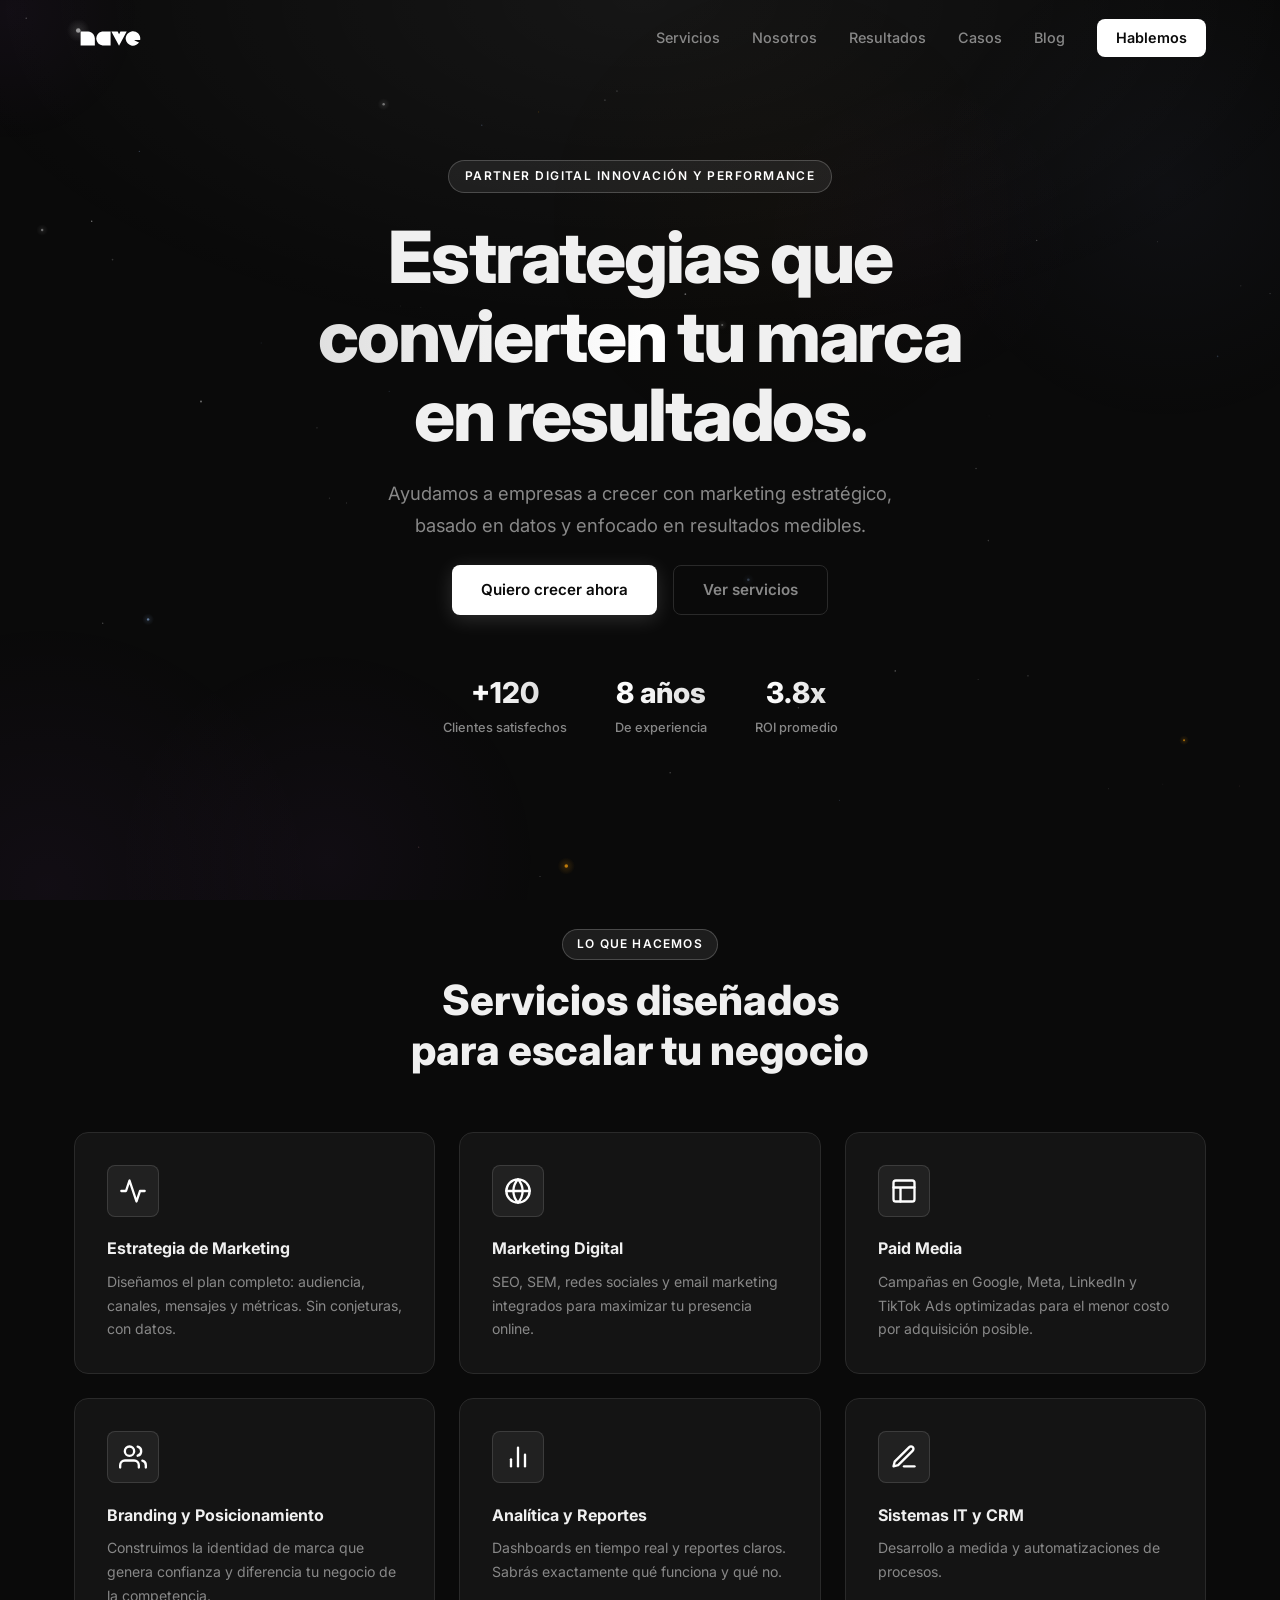
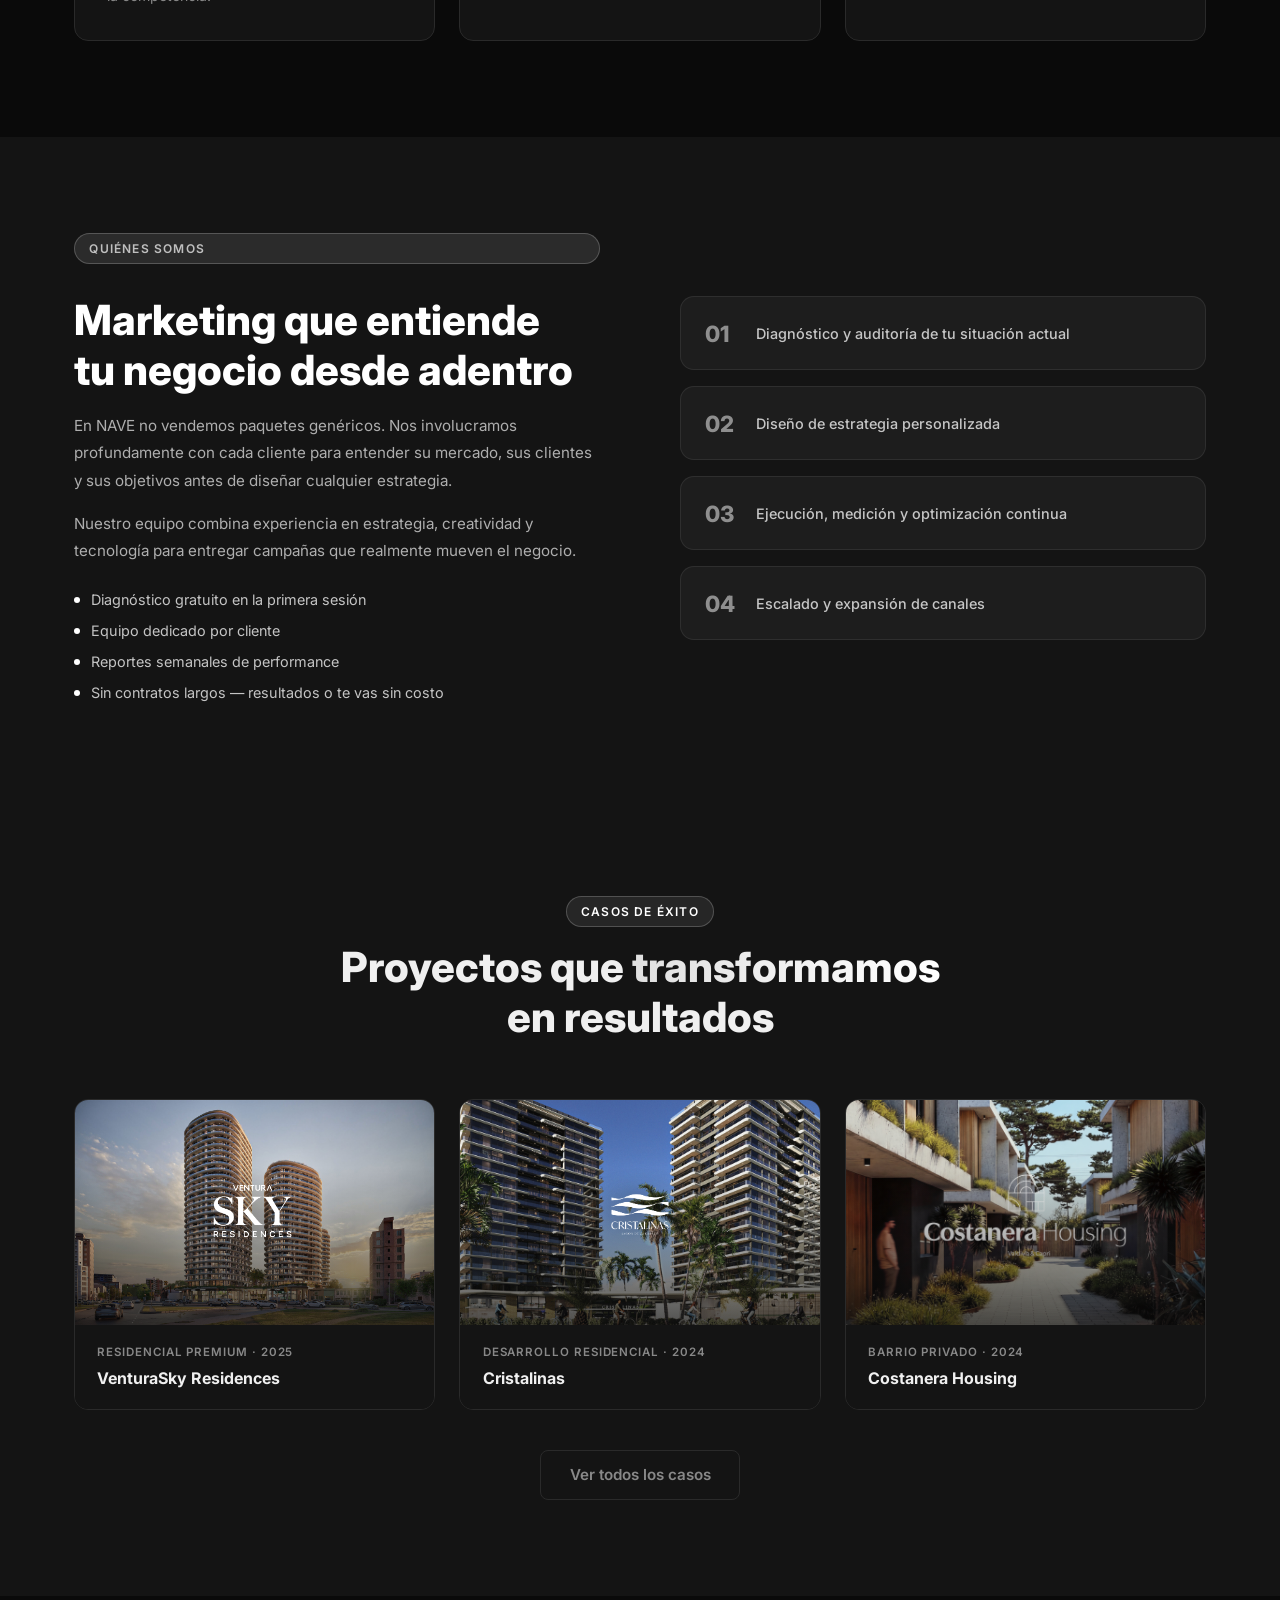
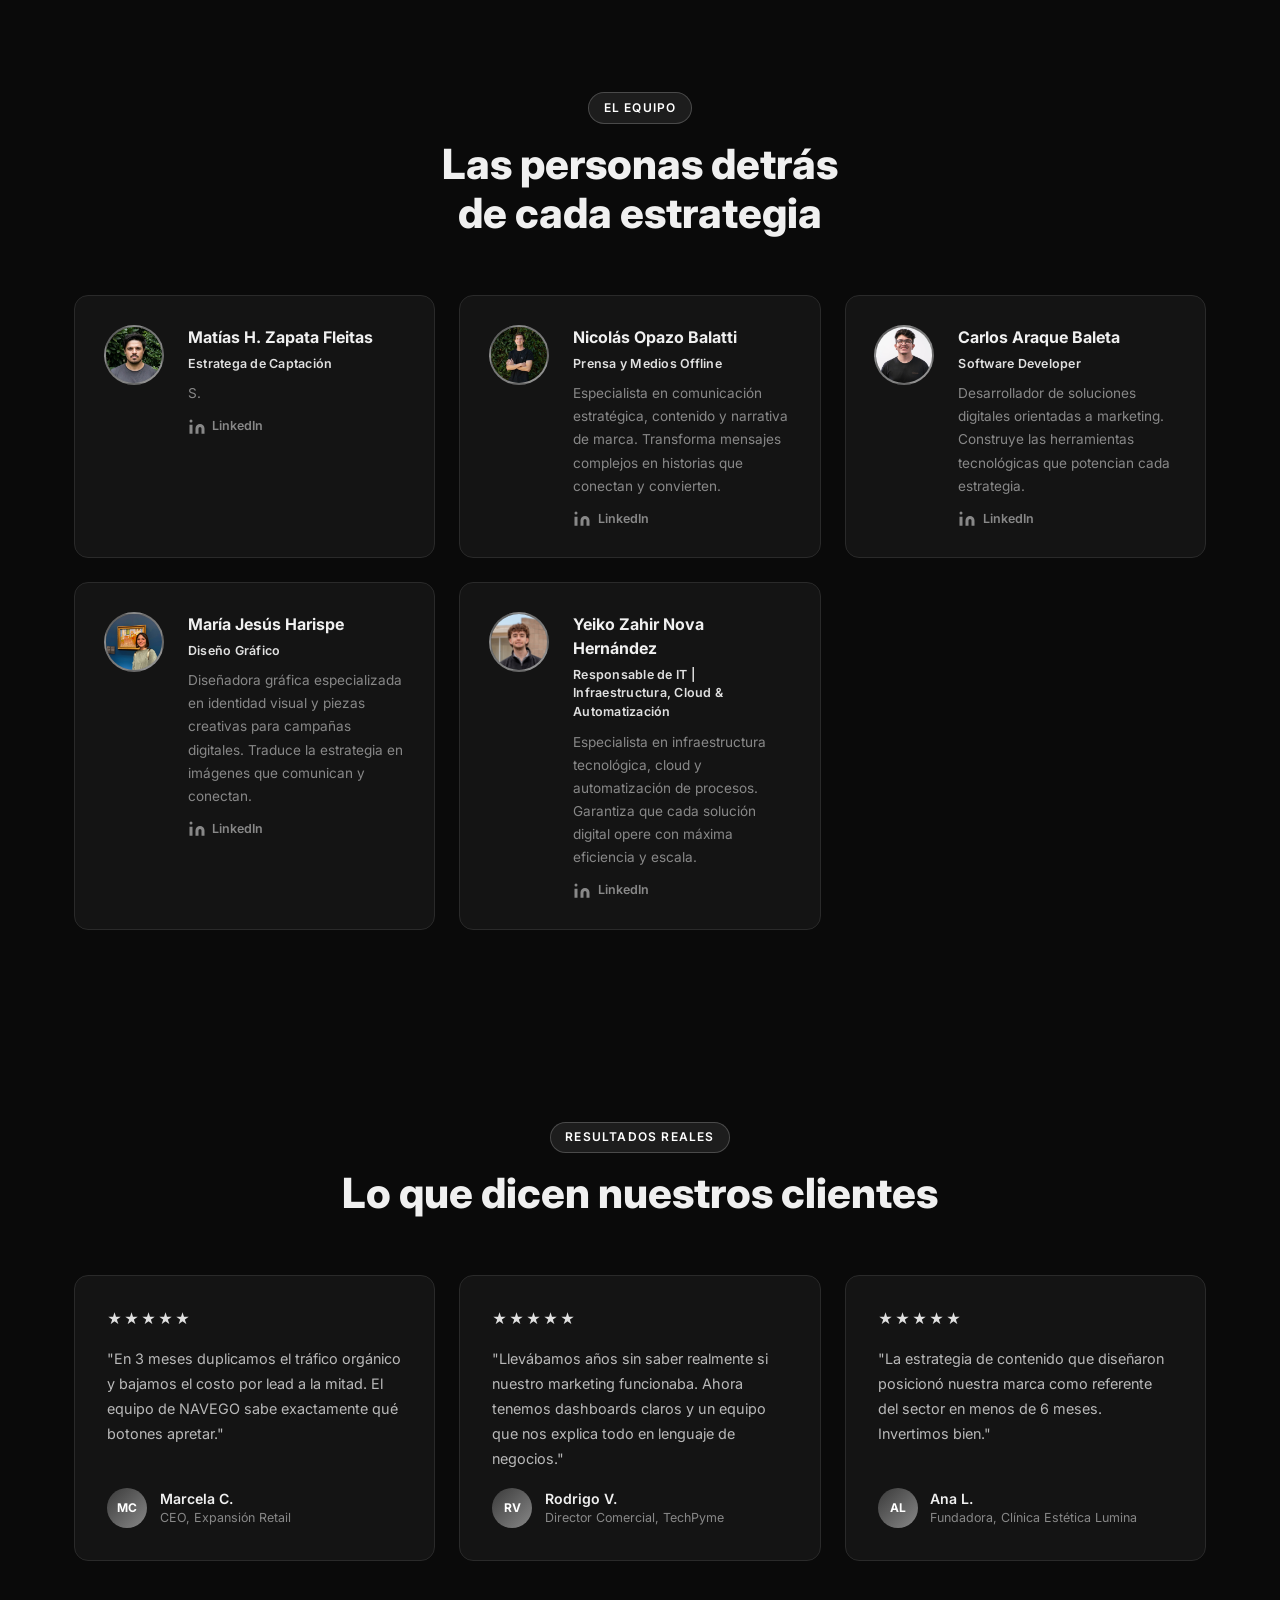
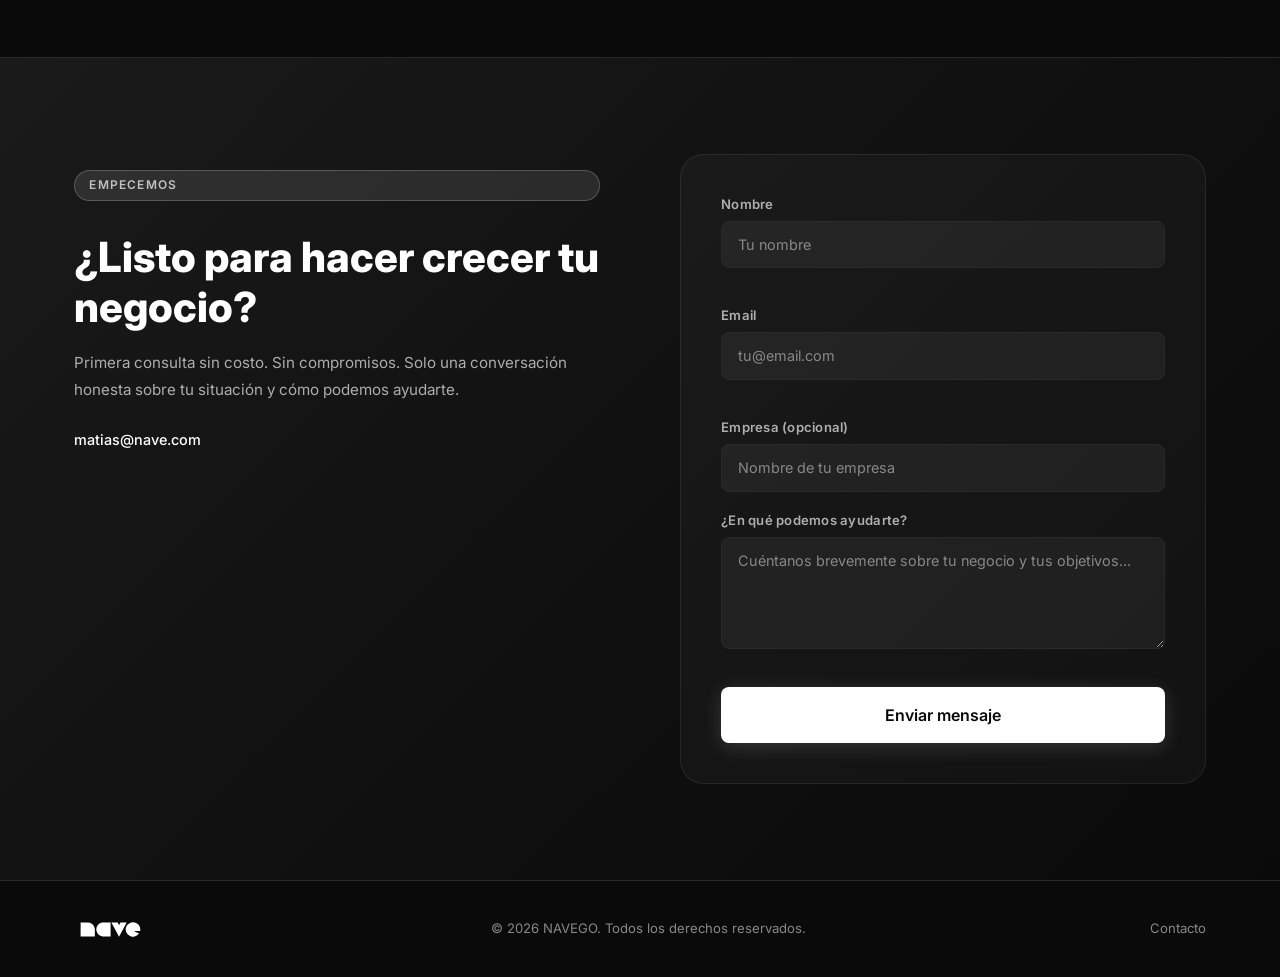
<file: index.html>
<!DOCTYPE html>
<html lang="es">
<head>
  <meta charset="UTF-8" />
  <meta name="viewport" content="width=device-width, initial-scale=1.0" />
  <meta name="description" content="NAVEGO - Partner Digital Innovación y Performance. Estrategias que generan resultados reales para tu negocio." />
  <title>NAVEGO | Partner Digital Innovación y Performance</title>
  <link rel="icon" type="image/svg+xml" href="assets/images/nave.svg" />
  <link rel="preconnect" href="https://fonts.googleapis.com" />
  <link rel="preconnect" href="https://fonts.gstatic.com" crossorigin />
  <link href="https://fonts.googleapis.com/css2?family=Inter:wght@400;500;600;700;800&display=swap" rel="stylesheet" />
  <link rel="stylesheet" href="css/reset.css" />
  <link rel="stylesheet" href="css/styles.css" />
</head>
<body>

  <canvas id="circuitCanvas" aria-hidden="true"></canvas>

  <!-- HEADER -->
  <header class="header" id="header">
    <div class="container header__inner">
      <a href="#" class="logo"><img src="assets/images/nave.svg" alt="NAVEGO" /></a>
      <nav class="nav" id="nav">
        <a href="#servicios" class="nav__link">Servicios</a>
        <a href="#nosotros" class="nav__link">Nosotros</a>
        <a href="#resultados" class="nav__link">Resultados</a>
        <a href="casos.html" class="nav__link">Casos</a>
        <a href="blog.html" class="nav__link">Blog</a>
        <a href="#contacto" class="nav__link nav__link--cta">Hablemos</a>
      </nav>
      <button class="burger" id="burger" aria-label="Abrir menú">
        <span></span><span></span><span></span>
      </button>
    </div>
  </header>

  <main>

    <!-- HERO -->
    <section class="hero">
      <div class="container hero__inner">
        <div class="hero__badge">Partner Digital Innovación y Performance</div>
        <h1 class="hero__title">
          Estrategias que<br />
          <span class="highlight">convierten</span> tu marca<br />
          en resultados.
        </h1>
        <p class="hero__sub">
          Ayudamos a empresas a crecer con marketing estratégico, basado en datos y enfocado en resultados medibles.
        </p>
        <div class="hero__actions">
          <a href="#contacto" class="btn btn--primary">Quiero crecer ahora</a>
          <a href="#servicios" class="btn btn--ghost">Ver servicios</a>
        </div>
        <div class="hero__stats">
          <div class="stat">
            <span class="stat__num">+120</span>
            <span class="stat__label">Clientes satisfechos</span>
          </div>
          <div class="stat">
            <span class="stat__num">8 años</span>
            <span class="stat__label">De experiencia</span>
          </div>
          <div class="stat">
            <span class="stat__num">3.8x</span>
            <span class="stat__label">ROI promedio</span>
          </div>
        </div>
      </div>
      <div class="hero__gradient"></div>
    </section>

    <!-- SERVICIOS -->
    <section class="section" id="servicios">
      <div class="container">
        <div class="section__header">
          <span class="section__tag">Lo que hacemos</span>
          <h2 class="section__title">Servicios diseñados<br />para escalar tu negocio</h2>
        </div>
        <div class="services__grid">
          <div class="service-card">
            <div class="service-card__icon">
              <svg xmlns="http://www.w3.org/2000/svg" width="28" height="28" viewBox="0 0 24 24" fill="none" stroke="currentColor" stroke-width="2" stroke-linecap="round" stroke-linejoin="round"><polyline points="22 12 18 12 15 21 9 3 6 12 2 12"/></svg>
            </div>
            <h3 class="service-card__title">Estrategia de Marketing</h3>
            <p class="service-card__desc">Diseñamos el plan completo: audiencia, canales, mensajes y métricas. Sin conjeturas, con datos.</p>
          </div>
          <div class="service-card">
            <div class="service-card__icon">
              <svg xmlns="http://www.w3.org/2000/svg" width="28" height="28" viewBox="0 0 24 24" fill="none" stroke="currentColor" stroke-width="2" stroke-linecap="round" stroke-linejoin="round"><circle cx="12" cy="12" r="10"/><path d="M2 12h20M12 2a15.3 15.3 0 0 1 4 10 15.3 15.3 0 0 1-4 10 15.3 15.3 0 0 1-4-10 15.3 15.3 0 0 1 4-10z"/></svg>
            </div>
            <h3 class="service-card__title">Marketing Digital</h3>
            <p class="service-card__desc">SEO, SEM, redes sociales y email marketing integrados para maximizar tu presencia online.</p>
          </div>
          <div class="service-card">
            <div class="service-card__icon">
              <svg xmlns="http://www.w3.org/2000/svg" width="28" height="28" viewBox="0 0 24 24" fill="none" stroke="currentColor" stroke-width="2" stroke-linecap="round" stroke-linejoin="round"><rect x="3" y="3" width="18" height="18" rx="2"/><path d="M3 9h18M9 21V9"/></svg>
            </div>
            <h3 class="service-card__title">Paid Media</h3>
            <p class="service-card__desc">Campañas en Google, Meta, LinkedIn y TikTok Ads optimizadas para el menor costo por adquisición posible.</p>
          </div>
          <div class="service-card">
            <div class="service-card__icon">
              <svg xmlns="http://www.w3.org/2000/svg" width="28" height="28" viewBox="0 0 24 24" fill="none" stroke="currentColor" stroke-width="2" stroke-linecap="round" stroke-linejoin="round"><path d="M17 21v-2a4 4 0 0 0-4-4H5a4 4 0 0 0-4 4v2"/><circle cx="9" cy="7" r="4"/><path d="M23 21v-2a4 4 0 0 0-3-3.87"/><path d="M16 3.13a4 4 0 0 1 0 7.75"/></svg>
            </div>
            <h3 class="service-card__title">Branding y Posicionamiento</h3>
            <p class="service-card__desc">Construimos la identidad de marca que genera confianza y diferencia tu negocio de la competencia.</p>
          </div>
          <div class="service-card">
            <div class="service-card__icon">
              <svg xmlns="http://www.w3.org/2000/svg" width="28" height="28" viewBox="0 0 24 24" fill="none" stroke="currentColor" stroke-width="2" stroke-linecap="round" stroke-linejoin="round"><line x1="18" y1="20" x2="18" y2="10"/><line x1="12" y1="20" x2="12" y2="4"/><line x1="6" y1="20" x2="6" y2="14"/></svg>
            </div>
            <h3 class="service-card__title">Analítica y Reportes</h3>
            <p class="service-card__desc">Dashboards en tiempo real y reportes claros. Sabrás exactamente qué funciona y qué no.</p>
          </div>
          <div class="service-card">
            <div class="service-card__icon">
              <svg xmlns="http://www.w3.org/2000/svg" width="28" height="28" viewBox="0 0 24 24" fill="none" stroke="currentColor" stroke-width="2" stroke-linecap="round" stroke-linejoin="round"><path d="M12 20h9"/><path d="M16.5 3.5a2.121 2.121 0 0 1 3 3L7 19l-4 1 1-4L16.5 3.5z"/></svg>
            </div>
            <h3 class="service-card__title">Sistemas IT y CRM</h3>
            <p class="service-card__desc">Desarrollo a medida y automatizaciones de procesos.</p>
          </div>
        </div>
      </div>
    </section>

    <!-- NOSOTROS -->
    <section class="section section--dark" id="nosotros">
      <div class="container about__inner">
        <div class="about__content">
          <span class="section__tag section__tag--light">Quiénes somos</span>
          <h2 class="section__title section__title--light">Marketing que entiende<br />tu negocio desde adentro</h2>
          <p class="about__text">
            En NAVE no vendemos paquetes genéricos. Nos involucramos profundamente con cada cliente para entender su mercado, sus clientes y sus objetivos antes de diseñar cualquier estrategia.
          </p>
          <p class="about__text">
            Nuestro equipo combina experiencia en estrategia, creatividad y tecnología para entregar campañas que realmente mueven el negocio.
          </p>
          <ul class="about__list">
            <li>Diagnóstico gratuito en la primera sesión</li>
            <li>Equipo dedicado por cliente</li>
            <li>Reportes semanales de performance</li>
            <li>Sin contratos largos — resultados o te vas sin costo</li>
          </ul>
        </div>
        <div class="about__visual">
          <div class="about__card">
            <div class="about__card-num">01</div>
            <div class="about__card-text">Diagnóstico y auditoría de tu situación actual</div>
          </div>
          <div class="about__card">
            <div class="about__card-num">02</div>
            <div class="about__card-text">Diseño de estrategia personalizada</div>
          </div>
          <div class="about__card">
            <div class="about__card-num">03</div>
            <div class="about__card-text">Ejecución, medición y optimización continua</div>
          </div>
          <div class="about__card">
            <div class="about__card-num">04</div>
            <div class="about__card-text">Escalado y expansión de canales</div>
          </div>
        </div>
      </div>
    </section>

    <!-- CASOS PREVIEW -->
    <section class="section section--dark" id="casos-preview">
      <div class="container">
        <div class="section__header">
          <span class="section__tag">Casos de éxito</span>
          <h2 class="section__title">Proyectos que <span class="highlight">transformamos</span><br />en resultados</h2>
        </div>
        <div class="casos-preview__grid">

          <a href="casos/venturaskyresidences.html" class="caso-preview-card">
            <div class="caso-preview-card__img-wrap">
              <img src="casos/sky-img.png" alt="VenturaSky Residences" class="caso-preview-card__img" />
              <div class="caso-preview-card__overlay"></div>
              <img src="casos/sky-logo.png" alt="Logo VenturaSky" class="caso-preview-card__logo" />
              <div class="caso-preview-card__hover">
                <span class="caso-preview-card__stat">78% unidades en preventa</span>
                <span class="caso-preview-card__cta">Ver caso completo →</span>
              </div>
            </div>
            <div class="caso-preview-card__info">
              <span class="caso-preview-card__tag">Residencial Premium · 2025</span>
              <h3 class="caso-preview-card__title">VenturaSky Residences</h3>
            </div>
          </a>

          <a href="casos/cristalinas.html" class="caso-preview-card">
            <div class="caso-preview-card__img-wrap">
              <img src="casos/cristalinas-img.png" alt="Cristalinas" class="caso-preview-card__img" />
              <div class="caso-preview-card__overlay"></div>
              <img src="casos/cristalinas-logo.png" alt="Logo Cristalinas" class="caso-preview-card__logo" />
              <div class="caso-preview-card__hover">
                <span class="caso-preview-card__stat">–62% costo por lead</span>
                <span class="caso-preview-card__cta">Ver caso completo →</span>
              </div>
            </div>
            <div class="caso-preview-card__info">
              <span class="caso-preview-card__tag">Desarrollo Residencial · 2024</span>
              <h3 class="caso-preview-card__title">Cristalinas</h3>
            </div>
          </a>

          <a href="casos/costanera-housing.html" class="caso-preview-card">
            <div class="caso-preview-card__img-wrap">
              <img src="casos/costanera-housing-img.png" alt="Costanera Housing" class="caso-preview-card__img" />
              <div class="caso-preview-card__overlay"></div>
              <div class="caso-preview-card__hover">
                <span class="caso-preview-card__stat">5x ROI de campaña</span>
                <span class="caso-preview-card__cta">Ver caso completo →</span>
              </div>
            </div>
            <div class="caso-preview-card__info">
              <span class="caso-preview-card__tag">Barrio Privado · 2024</span>
              <h3 class="caso-preview-card__title">Costanera Housing</h3>
            </div>
          </a>

        </div>
        <div class="casos-preview__footer">
          <a href="casos.html" class="btn btn--ghost">Ver todos los casos</a>
        </div>
      </div>
    </section>

    <!-- EQUIPO -->
    <section class="section" id="equipo">
      <div class="container">
        <div class="section__header">
          <span class="section__tag">El equipo</span>
          <h2 class="section__title">Las personas detrás<br />de cada estrategia</h2>
        </div>
        <div class="team__grid">

          <div class="team-card">
            <div class="team-card__avatar-wrap">
              <div class="team-card__avatar">
                <img src="assets/images/matias-image.jpg" alt="Matías Zapata" />
              </div>
            </div>
            <div class="team-card__info">
              <h3 class="team-card__name">Matías H. Zapata Fleitas</h3>
              <span class="team-card__role">Estratega de Captación</span>
              <p class="team-card__bio">S.</p>
              <a href="https://www.linkedin.com/in/matiaszapata-digital-marketing/" target="_blank" rel="noopener" class="team-card__linkedin" aria-label="LinkedIn">
                <svg xmlns="http://www.w3.org/2000/svg" width="18" height="18" viewBox="0 0 24 24" fill="currentColor"><path d="M16 8a6 6 0 0 1 6 6v7h-4v-7a2 2 0 0 0-2-2 2 2 0 0 0-2 2v7h-4v-7a6 6 0 0 1 6-6z"/><rect x="2" y="9" width="4" height="12"/><circle cx="4" cy="4" r="2"/></svg>
                LinkedIn
              </a>
            </div>
          </div>

          <div class="team-card">
            <div class="team-card__avatar-wrap">
              <div class="team-card__avatar">
                <img src="assets/images/nicolas-image.jpg" alt="Nicolás Opazo Balatti" />
              </div>
            </div>
            <div class="team-card__info">
              <h3 class="team-card__name">Nicolás Opazo Balatti</h3>
              <span class="team-card__role">Prensa y Medios Offline</span>
              <p class="team-card__bio">Especialista en comunicación estratégica, contenido y narrativa de marca. Transforma mensajes complejos en historias que conectan y convierten.</p>
              <a href="https://www.linkedin.com/in/nicolás-opazo-balatti/" target="_blank" rel="noopener" class="team-card__linkedin" aria-label="LinkedIn">
                <svg xmlns="http://www.w3.org/2000/svg" width="18" height="18" viewBox="0 0 24 24" fill="currentColor"><path d="M16 8a6 6 0 0 1 6 6v7h-4v-7a2 2 0 0 0-2-2 2 2 0 0 0-2 2v7h-4v-7a6 6 0 0 1 6-6z"/><rect x="2" y="9" width="4" height="12"/><circle cx="4" cy="4" r="2"/></svg>
                LinkedIn
              </a>
            </div>
          </div>

          <div class="team-card">
            <div class="team-card__avatar-wrap">
              <div class="team-card__avatar">
                <img src="assets/images/alan-images.jpg" alt="Carlos Araque Baleta" />
              </div>
            </div>
            <div class="team-card__info">
              <h3 class="team-card__name">Carlos Araque Baleta</h3>
              <span class="team-card__role">Software Developer</span>
              <p class="team-card__bio">Desarrollador de soluciones digitales orientadas a marketing. Construye las herramientas tecnológicas que potencian cada estrategia.</p>
              <a href="https://www.linkedin.com/in/carlos-araque-baleta/" target="_blank" rel="noopener" class="team-card__linkedin" aria-label="LinkedIn">
                <svg xmlns="http://www.w3.org/2000/svg" width="18" height="18" viewBox="0 0 24 24" fill="currentColor"><path d="M16 8a6 6 0 0 1 6 6v7h-4v-7a2 2 0 0 0-2-2 2 2 0 0 0-2 2v7h-4v-7a6 6 0 0 1 6-6z"/><rect x="2" y="9" width="4" height="12"/><circle cx="4" cy="4" r="2"/></svg>
                LinkedIn
              </a>
            </div>
          </div>

          <div class="team-card">
            <div class="team-card__avatar-wrap">
              <div class="team-card__avatar">
                <img src="assets/images/make-images.jpg" alt="María Jesús Harispe" />
              </div>
            </div>
            <div class="team-card__info">
              <h3 class="team-card__name">María Jesús Harispe</h3>
              <span class="team-card__role">Diseño Gráfico</span>
              <p class="team-card__bio">Diseñadora gráfica especializada en identidad visual y piezas creativas para campañas digitales. Traduce la estrategia en imágenes que comunican y conectan.</p>
              <a href="https://www.linkedin.com/in/mariaharispe/" target="_blank" rel="noopener" class="team-card__linkedin" aria-label="LinkedIn">
                <svg xmlns="http://www.w3.org/2000/svg" width="18" height="18" viewBox="0 0 24 24" fill="currentColor"><path d="M16 8a6 6 0 0 1 6 6v7h-4v-7a2 2 0 0 0-2-2 2 2 0 0 0-2 2v7h-4v-7a6 6 0 0 1 6-6z"/><rect x="2" y="9" width="4" height="12"/><circle cx="4" cy="4" r="2"/></svg>
                LinkedIn
              </a>
            </div>
          </div>

          <div class="team-card">
            <div class="team-card__avatar-wrap">
              <div class="team-card__avatar">
                <img src="assets/images/yeiko-images.png" alt="Yeiko Zahir Nova Hernández" />
              </div>
            </div>
            <div class="team-card__info">
              <h3 class="team-card__name">Yeiko Zahir Nova Hernández</h3>
              <span class="team-card__role">Responsable de IT | Infraestructura, Cloud &amp; Automatización</span>
              <p class="team-card__bio">Especialista en infraestructura tecnológica, cloud y automatización de procesos. Garantiza que cada solución digital opere con máxima eficiencia y escala.</p>
              <a href="https://www.linkedin.com/in/yeiko-zahir-nova-hern%C3%A1ndez-090148264/" target="_blank" rel="noopener" class="team-card__linkedin" aria-label="LinkedIn">
                <svg xmlns="http://www.w3.org/2000/svg" width="18" height="18" viewBox="0 0 24 24" fill="currentColor"><path d="M16 8a6 6 0 0 1 6 6v7h-4v-7a2 2 0 0 0-2-2 2 2 0 0 0-2 2v7h-4v-7a6 6 0 0 1 6-6z"/><rect x="2" y="9" width="4" height="12"/><circle cx="4" cy="4" r="2"/></svg>
                LinkedIn
              </a>
            </div>
          </div>

        </div>
      </div>
    </section>

    <!-- RESULTADOS / TESTIMONIOS -->
    <section class="section" id="resultados">
      <div class="container">
        <div class="section__header">
          <span class="section__tag">Resultados reales</span>
          <h2 class="section__title">Lo que dicen nuestros clientes</h2>
        </div>
        <div class="testimonials__grid">
          <div class="testimonial-card">
            <div class="testimonial-card__stars">&#9733;&#9733;&#9733;&#9733;&#9733;</div>
            <p class="testimonial-card__text">"En 3 meses duplicamos el tráfico orgánico y bajamos el costo por lead a la mitad. El equipo de NAVEGO sabe exactamente qué botones apretar."</p>
            <div class="testimonial-card__author">
              <div class="testimonial-card__avatar">MC</div>
              <div>
                <div class="testimonial-card__name">Marcela C.</div>
                <div class="testimonial-card__role">CEO, Expansión Retail</div>
              </div>
            </div>
          </div>
          <div class="testimonial-card">
            <div class="testimonial-card__stars">&#9733;&#9733;&#9733;&#9733;&#9733;</div>
            <p class="testimonial-card__text">"Llevábamos años sin saber realmente si nuestro marketing funcionaba. Ahora tenemos dashboards claros y un equipo que nos explica todo en lenguaje de negocios."</p>
            <div class="testimonial-card__author">
              <div class="testimonial-card__avatar">RV</div>
              <div>
                <div class="testimonial-card__name">Rodrigo V.</div>
                <div class="testimonial-card__role">Director Comercial, TechPyme</div>
              </div>
            </div>
          </div>
          <div class="testimonial-card">
            <div class="testimonial-card__stars">&#9733;&#9733;&#9733;&#9733;&#9733;</div>
            <p class="testimonial-card__text">"La estrategia de contenido que diseñaron posicionó nuestra marca como referente del sector en menos de 6 meses. Invertimos bien."</p>
            <div class="testimonial-card__author">
              <div class="testimonial-card__avatar">AL</div>
              <div>
                <div class="testimonial-card__name">Ana L.</div>
                <div class="testimonial-card__role">Fundadora, Clínica Estética Lumina</div>
              </div>
            </div>
          </div>
        </div>
      </div>
    </section>

    <!-- CONTACTO -->
    <section class="section section--accent" id="contacto">
      <div class="container contact__inner">
        <div class="contact__info">
          <span class="section__tag section__tag--light">Empecemos</span>
          <h2 class="section__title section__title--light">¿Listo para hacer crecer tu negocio?</h2>
          <p class="contact__sub">Primera consulta sin costo. Sin compromisos. Solo una conversación honesta sobre tu situación y cómo podemos ayudarte.</p>
          <div class="contact__details">
            <a href="mailto:matias@nave.com" class="contact__link">matias@nave.com</a>
          </div>
        </div>
        <form class="contact__form" id="contactForm" novalidate>
          <div class="form-group">
            <label for="name">Nombre</label>
            <input type="text" id="name" name="name" placeholder="Tu nombre" required />
            <span class="form-error" id="nameError"></span>
          </div>
          <div class="form-group">
            <label for="email">Email</label>
            <input type="email" id="email" name="email" placeholder="tu@email.com" required />
            <span class="form-error" id="emailError"></span>
          </div>
          <div class="form-group">
            <label for="company">Empresa (opcional)</label>
            <input type="text" id="company" name="company" placeholder="Nombre de tu empresa" />
          </div>
          <div class="form-group">
            <label for="message">¿En qué podemos ayudarte?</label>
            <textarea id="message" name="message" rows="4" placeholder="Cuéntanos brevemente sobre tu negocio y tus objetivos..." required></textarea>
            <span class="form-error" id="messageError"></span>
          </div>
          <button type="submit" class="btn btn--submit" id="submitBtn">Enviar mensaje</button>
          <p class="form-success" id="formSuccess">Mensaje enviado. Te contactamos en menos de 24 horas.</p>
        </form>
      </div>
    </section>

  </main>

  <!-- FOOTER -->
  <footer class="footer">
    <div class="container footer__inner">
      <span class="logo"><img src="assets/images/nave.svg" alt="NAVEGO" /></span>
      <p class="footer__copy">&copy; 2026 NAVEGO. Todos los derechos reservados.</p>
      <div class="footer__links">
        <a href="mailto:matias@nave.com">Contacto</a>
      </div>
    </div>
  </footer>

  <script src="js/circuit.js"></script>
  <script src="js/main.js"></script>
</body>
</html>
</file>
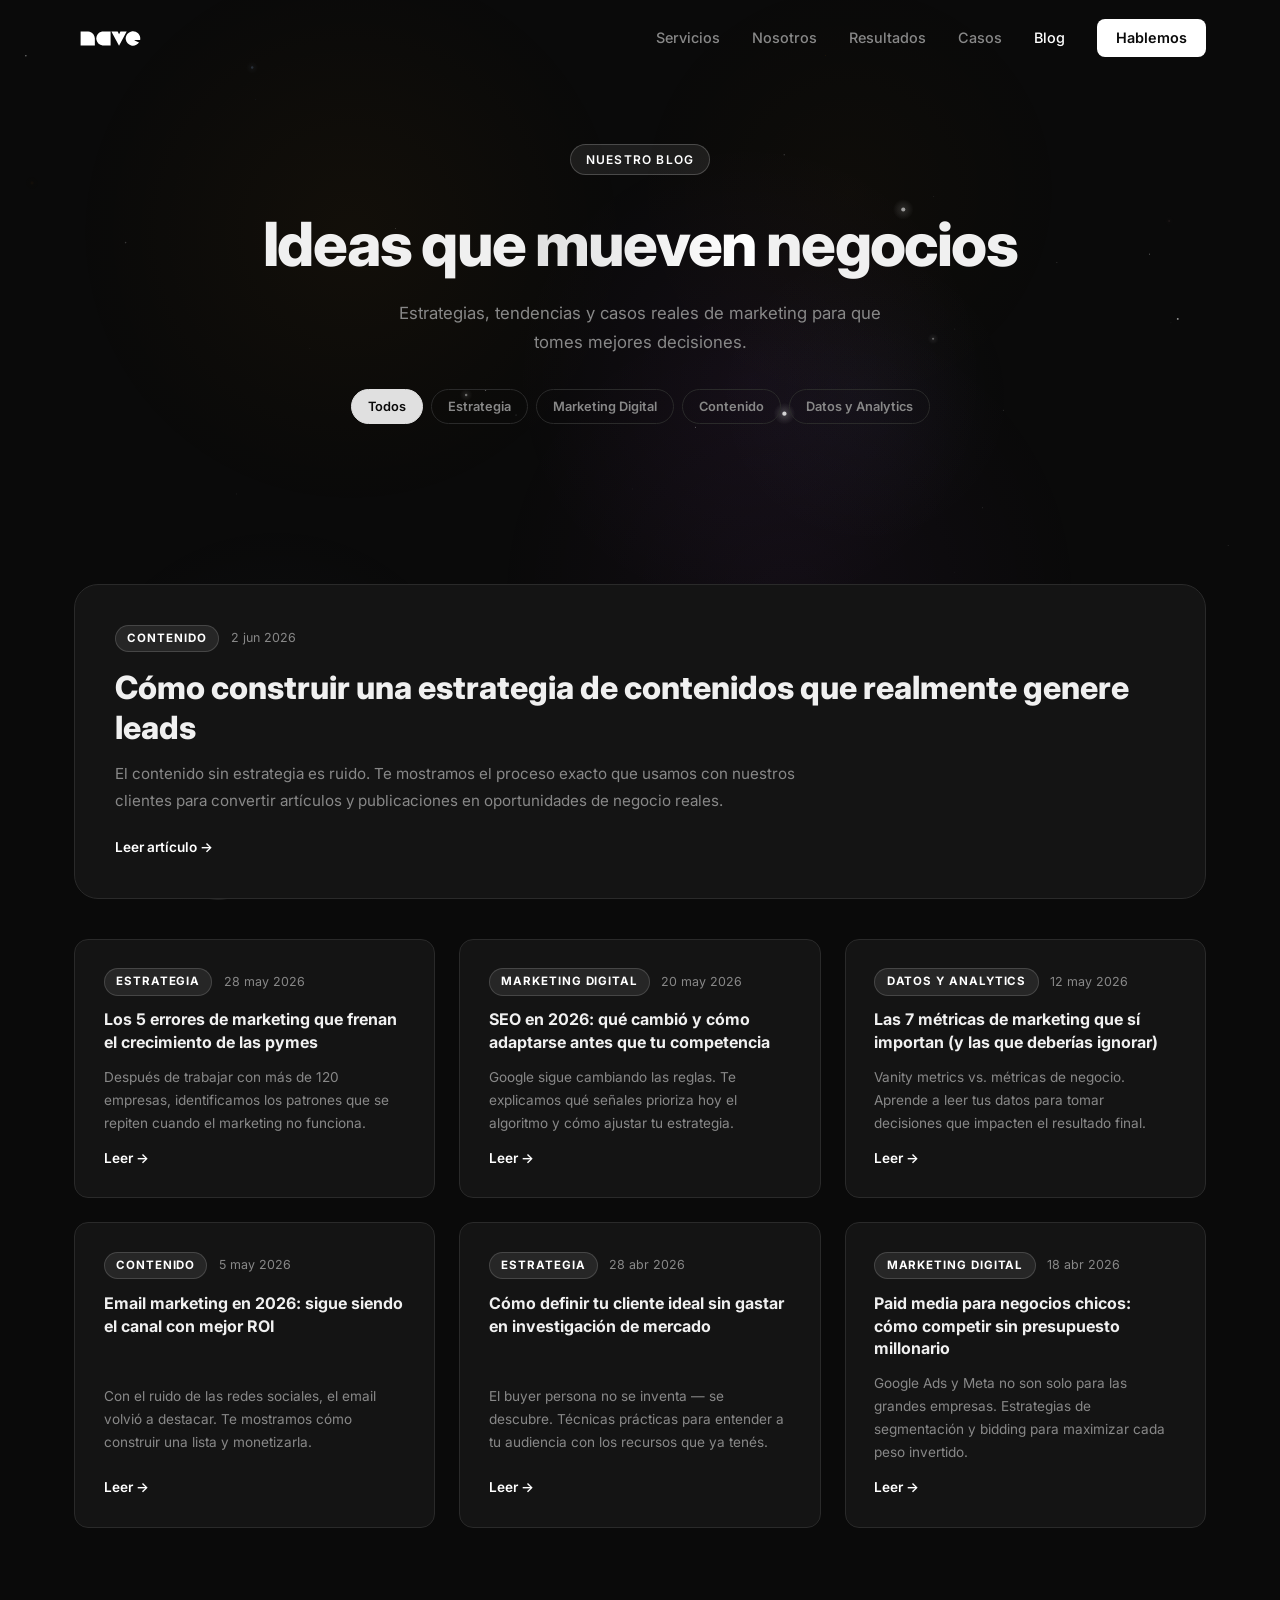
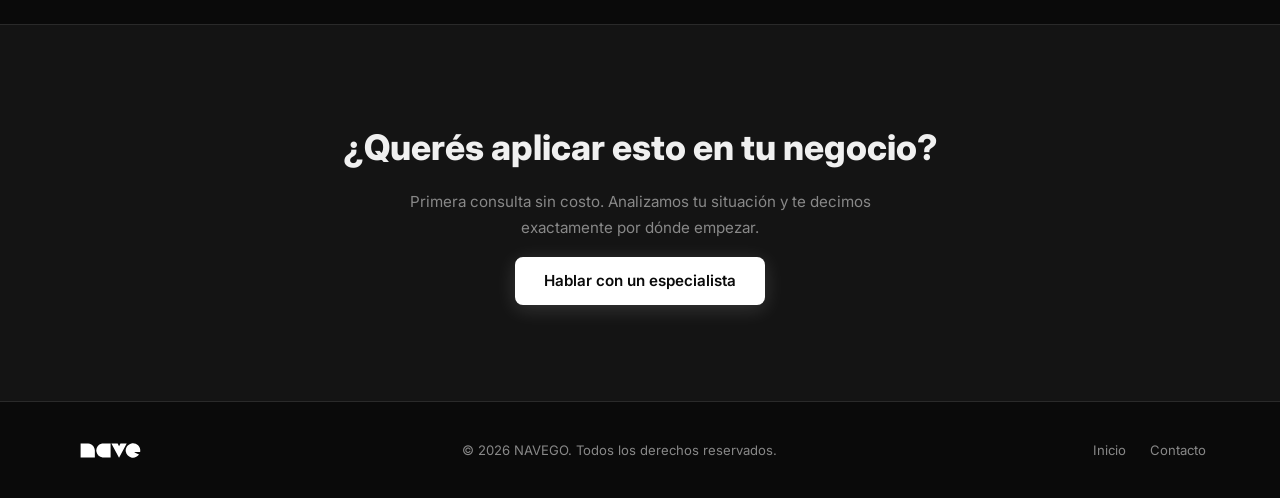
<file: blog.html>
<!DOCTYPE html>
<html lang="es">
<head>
  <meta charset="UTF-8" />
  <meta name="viewport" content="width=device-width, initial-scale=1.0" />
  <meta name="description" content="Blog de NAVEGO — Ideas, estrategias y tendencias de marketing para hacer crecer tu negocio." />
  <title>Blog | NAVEGO</title>
  <link rel="icon" type="image/svg+xml" href="assets/images/nave.svg" />
  <link rel="preconnect" href="https://fonts.googleapis.com" />
  <link rel="preconnect" href="https://fonts.gstatic.com" crossorigin />
  <link href="https://fonts.googleapis.com/css2?family=Inter:wght@400;500;600;700;800&display=swap" rel="stylesheet" />
  <link rel="stylesheet" href="css/reset.css" />
  <link rel="stylesheet" href="css/styles.css" />
  <link rel="stylesheet" href="css/blog.css" />
</head>
<body>

  <canvas id="circuitCanvas" aria-hidden="true"></canvas>

  <!-- HEADER -->
  <header class="header" id="header">
    <div class="container header__inner">
      <a href="index.html" class="logo"><img src="assets/images/nave.svg" alt="NAVEGO" /></a>
      <nav class="nav" id="nav">
        <a href="index.html#servicios" class="nav__link">Servicios</a>
        <a href="index.html#nosotros" class="nav__link">Nosotros</a>
        <a href="index.html#resultados" class="nav__link">Resultados</a>
        <a href="casos.html" class="nav__link">Casos</a>
        <a href="blog.html" class="nav__link nav__link--active">Blog</a>
        <a href="index.html#contacto" class="nav__link nav__link--cta">Hablemos</a>
      </nav>
      <button class="burger" id="burger" aria-label="Abrir menú">
        <span></span><span></span><span></span>
      </button>
    </div>
  </header>

  <main>

    <!-- HERO BLOG -->
    <section class="blog-hero">
      <div class="container blog-hero__inner">
        <span class="section__tag">Nuestro blog</span>
        <h1 class="blog-hero__title">Ideas que <span class="highlight">mueven</span> negocios</h1>
        <p class="blog-hero__sub">Estrategias, tendencias y casos reales de marketing para que tomes mejores decisiones.</p>

        <!-- FILTROS -->
        <div class="blog-filters" id="blogFilters">
          <button class="filter-btn filter-btn--active" data-filter="all">Todos</button>
          <button class="filter-btn" data-filter="estrategia">Estrategia</button>
          <button class="filter-btn" data-filter="digital">Marketing Digital</button>
          <button class="filter-btn" data-filter="contenido">Contenido</button>
          <button class="filter-btn" data-filter="datos">Datos y Analytics</button>
        </div>
      </div>
    </section>

    <!-- LISTADO DE ARTÍCULOS -->
    <section class="section blog-list">
      <div class="container">

        <!-- POST DESTACADO -->
        <a href="blog/estrategia-de-contenidos.html" class="post-featured" data-category="contenido">
          <div class="post-featured__meta">
            <span class="post-tag">Contenido</span>
            <span class="post-date">2 jun 2026</span>
          </div>
          <h2 class="post-featured__title">Cómo construir una estrategia de contenidos que realmente genere leads</h2>
          <p class="post-featured__excerpt">El contenido sin estrategia es ruido. Te mostramos el proceso exacto que usamos con nuestros clientes para convertir artículos y publicaciones en oportunidades de negocio reales.</p>
          <span class="post-read-more">Leer artículo →</span>
        </a>

        <!-- GRID DE ARTÍCULOS -->
        <div class="posts-grid" id="postsGrid">

          <a href="blog/estrategia-de-contenidos.html" class="post-card" data-category="estrategia">
            <div class="post-card__top">
              <span class="post-tag">Estrategia</span>
              <span class="post-date">28 may 2026</span>
            </div>
            <h3 class="post-card__title">Los 5 errores de marketing que frenan el crecimiento de las pymes</h3>
            <p class="post-card__excerpt">Después de trabajar con más de 120 empresas, identificamos los patrones que se repiten cuando el marketing no funciona.</p>
            <span class="post-read-more">Leer →</span>
          </a>

          <a href="blog/estrategia-de-contenidos.html" class="post-card" data-category="digital">
            <div class="post-card__top">
              <span class="post-tag">Marketing Digital</span>
              <span class="post-date">20 may 2026</span>
            </div>
            <h3 class="post-card__title">SEO en 2026: qué cambió y cómo adaptarse antes que tu competencia</h3>
            <p class="post-card__excerpt">Google sigue cambiando las reglas. Te explicamos qué señales prioriza hoy el algoritmo y cómo ajustar tu estrategia.</p>
            <span class="post-read-more">Leer →</span>
          </a>

          <a href="blog/estrategia-de-contenidos.html" class="post-card" data-category="datos">
            <div class="post-card__top">
              <span class="post-tag">Datos y Analytics</span>
              <span class="post-date">12 may 2026</span>
            </div>
            <h3 class="post-card__title">Las 7 métricas de marketing que sí importan (y las que deberías ignorar)</h3>
            <p class="post-card__excerpt">Vanity metrics vs. métricas de negocio. Aprende a leer tus datos para tomar decisiones que impacten el resultado final.</p>
            <span class="post-read-more">Leer →</span>
          </a>

          <a href="blog/estrategia-de-contenidos.html" class="post-card" data-category="contenido">
            <div class="post-card__top">
              <span class="post-tag">Contenido</span>
              <span class="post-date">5 may 2026</span>
            </div>
            <h3 class="post-card__title">Email marketing en 2026: sigue siendo el canal con mejor ROI</h3>
            <p class="post-card__excerpt">Con el ruido de las redes sociales, el email volvió a destacar. Te mostramos cómo construir una lista y monetizarla.</p>
            <span class="post-read-more">Leer →</span>
          </a>

          <a href="blog/estrategia-de-contenidos.html" class="post-card" data-category="estrategia">
            <div class="post-card__top">
              <span class="post-tag">Estrategia</span>
              <span class="post-date">28 abr 2026</span>
            </div>
            <h3 class="post-card__title">Cómo definir tu cliente ideal sin gastar en investigación de mercado</h3>
            <p class="post-card__excerpt">El buyer persona no se inventa — se descubre. Técnicas prácticas para entender a tu audiencia con los recursos que ya tenés.</p>
            <span class="post-read-more">Leer →</span>
          </a>

          <a href="blog/estrategia-de-contenidos.html" class="post-card" data-category="digital">
            <div class="post-card__top">
              <span class="post-tag">Marketing Digital</span>
              <span class="post-date">18 abr 2026</span>
            </div>
            <h3 class="post-card__title">Paid media para negocios chicos: cómo competir sin presupuesto millonario</h3>
            <p class="post-card__excerpt">Google Ads y Meta no son solo para las grandes empresas. Estrategias de segmentación y bidding para maximizar cada peso invertido.</p>
            <span class="post-read-more">Leer →</span>
          </a>

        </div>

        <p class="blog-empty" id="blogEmpty" style="display:none;">No hay artículos en esta categoría todavía.</p>

      </div>
    </section>

    <!-- CTA -->
    <section class="section blog-cta">
      <div class="container blog-cta__inner">
        <h2 class="blog-cta__title">¿Querés aplicar esto en tu negocio?</h2>
        <p class="blog-cta__sub">Primera consulta sin costo. Analizamos tu situación y te decimos exactamente por dónde empezar.</p>
        <a href="index.html#contacto" class="btn btn--primary">Hablar con un especialista</a>
      </div>
    </section>

  </main>

  <!-- FOOTER -->
  <footer class="footer">
    <div class="container footer__inner">
      <span class="logo"><img src="assets/images/nave.svg" alt="NAVEGO" /></span>
      <p class="footer__copy">&copy; 2026 NAVEGO. Todos los derechos reservados.</p>
      <div class="footer__links">
        <a href="index.html">Inicio</a>
        <a href="mailto:matias@nave.com">Contacto</a>
      </div>
    </div>
  </footer>

  <script src="js/circuit.js"></script>
  <script src="js/main.js"></script>
  <script src="js/blog.js"></script>
</body>
</html>
</file>
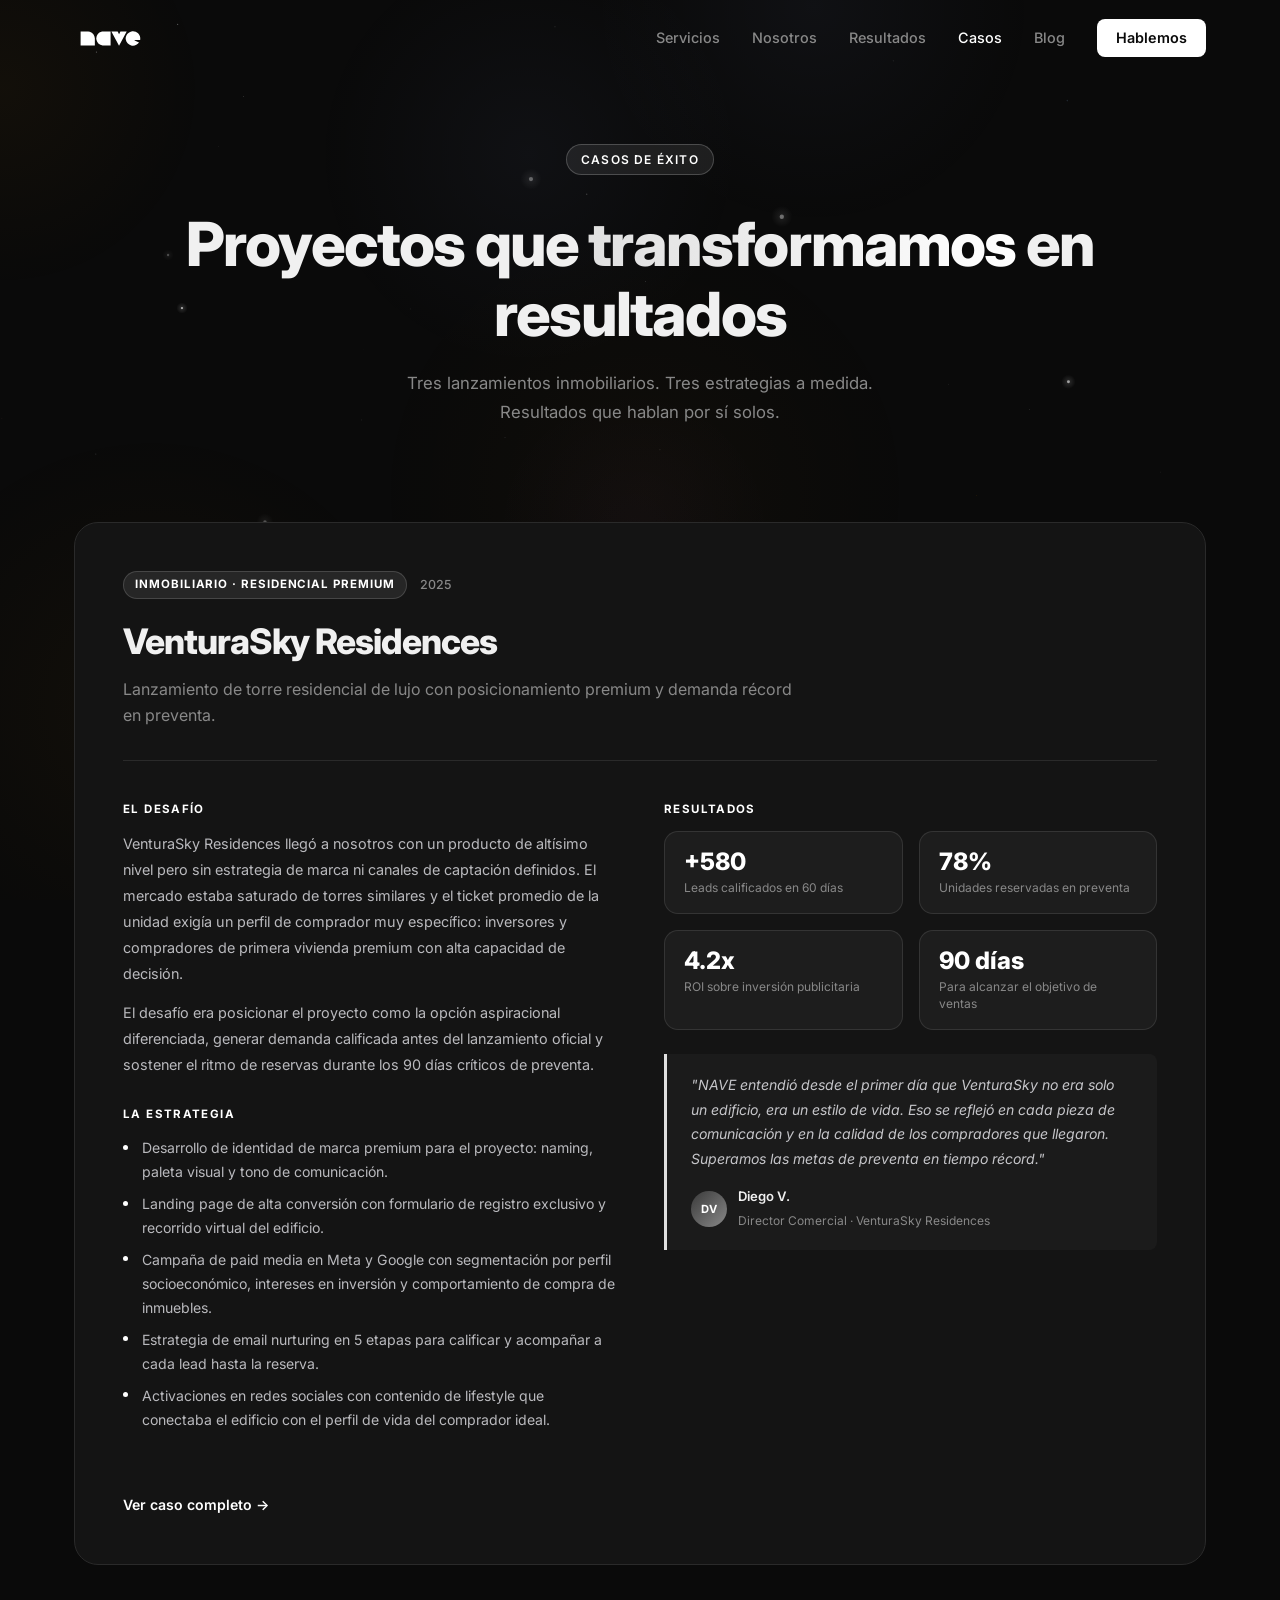
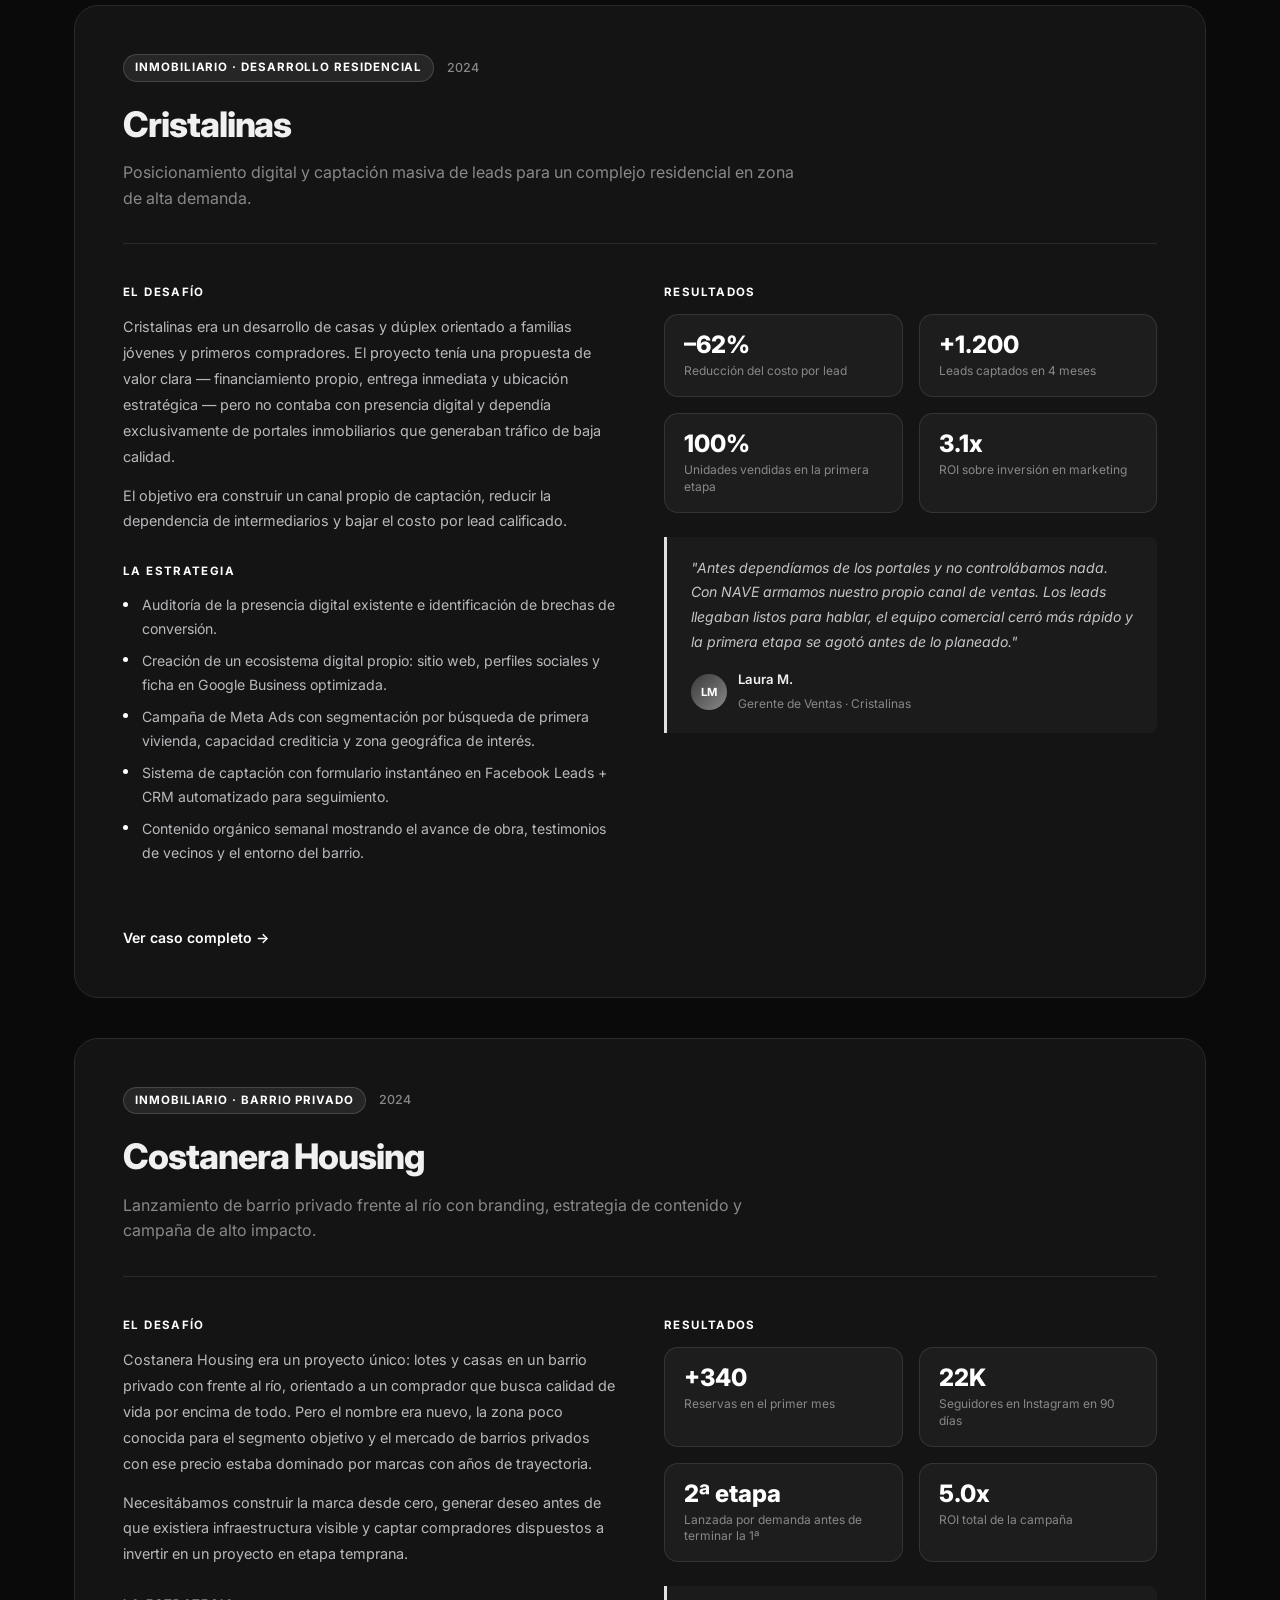
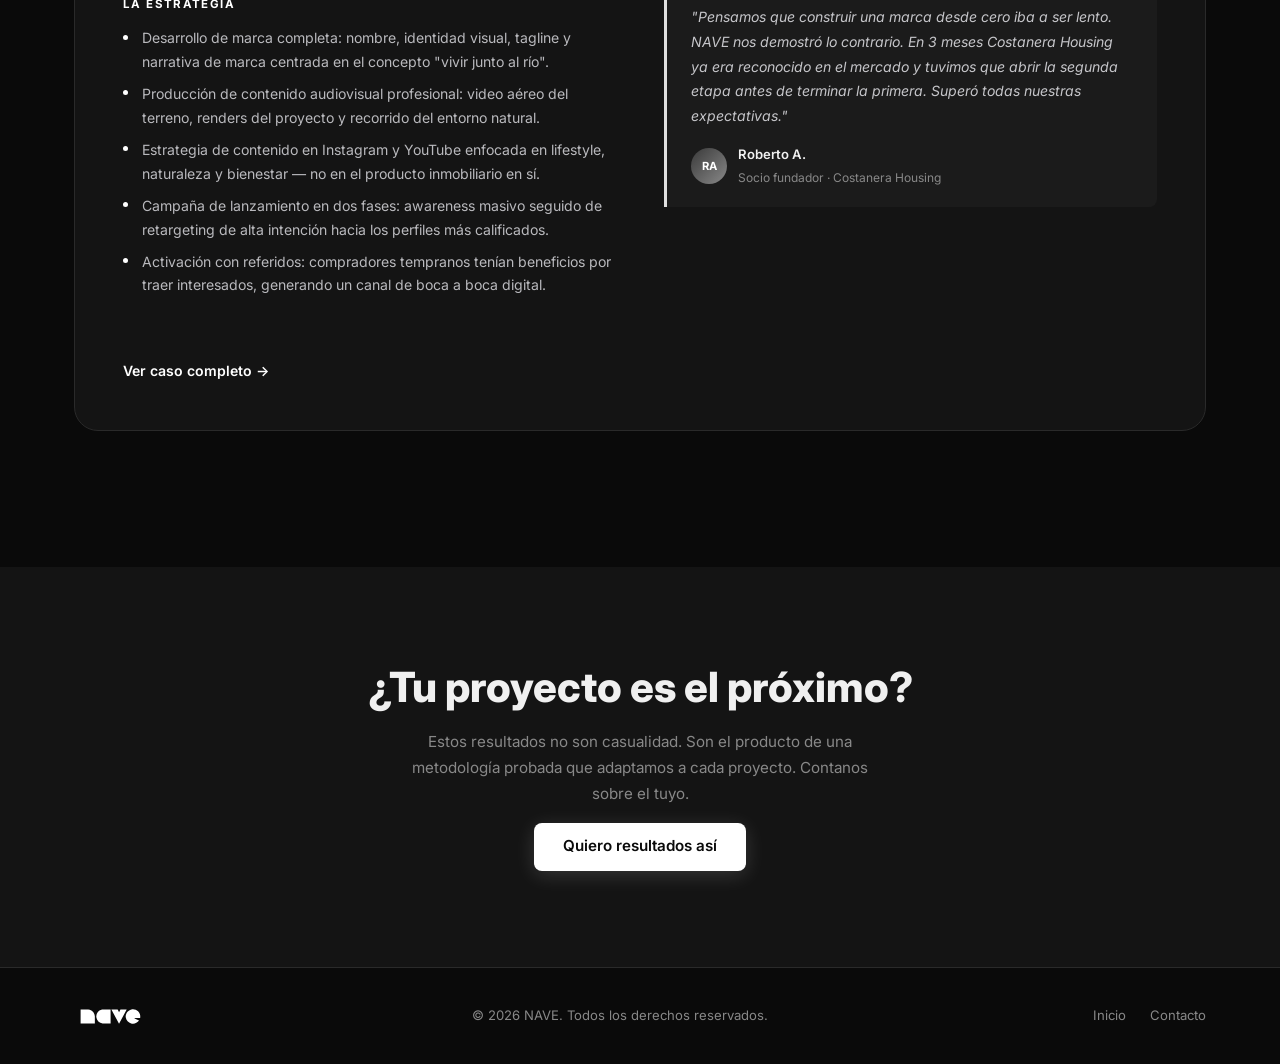
<file: casos.html>
<!DOCTYPE html>
<html lang="es">
<head>
  <meta charset="UTF-8" />
  <meta name="viewport" content="width=device-width, initial-scale=1.0" />
  <meta name="description" content="Casos de éxito de NAVE — Proyectos de marketing inmobiliario que generaron resultados reales." />
  <title>Casos de Éxito | NAVE</title>
  <link rel="icon" type="image/svg+xml" href="assets/images/nave.svg" />
  <link rel="preconnect" href="https://fonts.googleapis.com" />
  <link rel="preconnect" href="https://fonts.gstatic.com" crossorigin />
  <link href="https://fonts.googleapis.com/css2?family=Inter:wght@400;500;600;700;800&display=swap" rel="stylesheet" />
  <link rel="stylesheet" href="css/reset.css" />
  <link rel="stylesheet" href="css/styles.css" />
  <link rel="stylesheet" href="css/blog.css" />
  <link rel="stylesheet" href="css/casos.css" />
</head>
<body>

  <canvas id="circuitCanvas" aria-hidden="true"></canvas>

  <header class="header" id="header">
    <div class="container header__inner">
      <a href="index.html" class="logo"><img src="assets/images/nave.svg" alt="NAVE" /></a>
      <nav class="nav" id="nav">
        <a href="index.html#servicios" class="nav__link">Servicios</a>
        <a href="index.html#nosotros" class="nav__link">Nosotros</a>
        <a href="index.html#resultados" class="nav__link">Resultados</a>
        <a href="casos.html" class="nav__link nav__link--active">Casos</a>
        <a href="blog.html" class="nav__link">Blog</a>
        <a href="index.html#contacto" class="nav__link nav__link--cta">Hablemos</a>
      </nav>
      <button class="burger" id="burger" aria-label="Abrir menú">
        <span></span><span></span><span></span>
      </button>
    </div>
  </header>

  <main>

    <!-- HERO -->
    <section class="casos-hero">
      <div class="container casos-hero__inner">
        <span class="section__tag">Casos de éxito</span>
        <h1 class="casos-hero__title">Proyectos que <span class="highlight">transformamos</span> en resultados</h1>
        <p class="casos-hero__sub">Tres lanzamientos inmobiliarios. Tres estrategias a medida. Resultados que hablan por sí solos.</p>
      </div>
    </section>

    <!-- CASOS -->
    <section class="section casos-list">
      <div class="container">

        <!-- VENTURASKYRESIDENCES -->
        <div class="caso-card" id="ventura">
          <div class="caso-card__header">
            <div class="caso-card__label">
              <span class="post-tag">Inmobiliario · Residencial Premium</span>
              <span class="caso-card__year">2025</span>
            </div>
            <h2 class="caso-card__title">VenturaSky Residences</h2>
            <p class="caso-card__tagline">Lanzamiento de torre residencial de lujo con posicionamiento premium y demanda récord en preventa.</p>
          </div>

          <div class="caso-card__body">
            <div class="caso-card__content">
              <div class="caso-section">
                <h3 class="caso-section__title">El desafío</h3>
                <p>VenturaSky Residences llegó a nosotros con un producto de altísimo nivel pero sin estrategia de marca ni canales de captación definidos. El mercado estaba saturado de torres similares y el ticket promedio de la unidad exigía un perfil de comprador muy específico: inversores y compradores de primera vivienda premium con alta capacidad de decisión.</p>
                <p>El desafío era posicionar el proyecto como la opción aspiracional diferenciada, generar demanda calificada antes del lanzamiento oficial y sostener el ritmo de reservas durante los 90 días críticos de preventa.</p>
              </div>
              <div class="caso-section">
                <h3 class="caso-section__title">La estrategia</h3>
                <ul>
                  <li>Desarrollo de identidad de marca premium para el proyecto: naming, paleta visual y tono de comunicación.</li>
                  <li>Landing page de alta conversión con formulario de registro exclusivo y recorrido virtual del edificio.</li>
                  <li>Campaña de paid media en Meta y Google con segmentación por perfil socioeconómico, intereses en inversión y comportamiento de compra de inmuebles.</li>
                  <li>Estrategia de email nurturing en 5 etapas para calificar y acompañar a cada lead hasta la reserva.</li>
                  <li>Activaciones en redes sociales con contenido de lifestyle que conectaba el edificio con el perfil de vida del comprador ideal.</li>
                </ul>
              </div>
            </div>

            <div class="caso-card__results">
              <h3 class="caso-section__title">Resultados</h3>
              <div class="caso-stats">
                <div class="caso-stat">
                  <span class="caso-stat__num">+580</span>
                  <span class="caso-stat__label">Leads calificados en 60 días</span>
                </div>
                <div class="caso-stat">
                  <span class="caso-stat__num">78%</span>
                  <span class="caso-stat__label">Unidades reservadas en preventa</span>
                </div>
                <div class="caso-stat">
                  <span class="caso-stat__num">4.2x</span>
                  <span class="caso-stat__label">ROI sobre inversión publicitaria</span>
                </div>
                <div class="caso-stat">
                  <span class="caso-stat__num">90 días</span>
                  <span class="caso-stat__label">Para alcanzar el objetivo de ventas</span>
                </div>
              </div>

              <blockquote class="caso-quote">
                <p>"NAVE entendió desde el primer día que VenturaSky no era solo un edificio, era un estilo de vida. Eso se reflejó en cada pieza de comunicación y en la calidad de los compradores que llegaron. Superamos las metas de preventa en tiempo récord."</p>
                <footer>
                  <div class="caso-quote__avatar">DV</div>
                  <div>
                    <strong>Diego V.</strong>
                    <span>Director Comercial · VenturaSky Residences</span>
                  </div>
                </footer>
              </blockquote>
            </div>
          </div>

          <a href="casos/venturaskyresidences.html" class="caso-card__cta">Ver caso completo →</a>
        </div>

        <!-- CRISTALINAS -->
        <div class="caso-card" id="cristalinas">
          <div class="caso-card__header">
            <div class="caso-card__label">
              <span class="post-tag">Inmobiliario · Desarrollo Residencial</span>
              <span class="caso-card__year">2024</span>
            </div>
            <h2 class="caso-card__title">Cristalinas</h2>
            <p class="caso-card__tagline">Posicionamiento digital y captación masiva de leads para un complejo residencial en zona de alta demanda.</p>
          </div>

          <div class="caso-card__body">
            <div class="caso-card__content">
              <div class="caso-section">
                <h3 class="caso-section__title">El desafío</h3>
                <p>Cristalinas era un desarrollo de casas y dúplex orientado a familias jóvenes y primeros compradores. El proyecto tenía una propuesta de valor clara — financiamiento propio, entrega inmediata y ubicación estratégica — pero no contaba con presencia digital y dependía exclusivamente de portales inmobiliarios que generaban tráfico de baja calidad.</p>
                <p>El objetivo era construir un canal propio de captación, reducir la dependencia de intermediarios y bajar el costo por lead calificado.</p>
              </div>
              <div class="caso-section">
                <h3 class="caso-section__title">La estrategia</h3>
                <ul>
                  <li>Auditoría de la presencia digital existente e identificación de brechas de conversión.</li>
                  <li>Creación de un ecosistema digital propio: sitio web, perfiles sociales y ficha en Google Business optimizada.</li>
                  <li>Campaña de Meta Ads con segmentación por búsqueda de primera vivienda, capacidad crediticia y zona geográfica de interés.</li>
                  <li>Sistema de captación con formulario instantáneo en Facebook Leads + CRM automatizado para seguimiento.</li>
                  <li>Contenido orgánico semanal mostrando el avance de obra, testimonios de vecinos y el entorno del barrio.</li>
                </ul>
              </div>
            </div>

            <div class="caso-card__results">
              <h3 class="caso-section__title">Resultados</h3>
              <div class="caso-stats">
                <div class="caso-stat">
                  <span class="caso-stat__num">–62%</span>
                  <span class="caso-stat__label">Reducción del costo por lead</span>
                </div>
                <div class="caso-stat">
                  <span class="caso-stat__num">+1.200</span>
                  <span class="caso-stat__label">Leads captados en 4 meses</span>
                </div>
                <div class="caso-stat">
                  <span class="caso-stat__num">100%</span>
                  <span class="caso-stat__label">Unidades vendidas en la primera etapa</span>
                </div>
                <div class="caso-stat">
                  <span class="caso-stat__num">3.1x</span>
                  <span class="caso-stat__label">ROI sobre inversión en marketing</span>
                </div>
              </div>

              <blockquote class="caso-quote">
                <p>"Antes dependíamos de los portales y no controlábamos nada. Con NAVE armamos nuestro propio canal de ventas. Los leads llegaban listos para hablar, el equipo comercial cerró más rápido y la primera etapa se agotó antes de lo planeado."</p>
                <footer>
                  <div class="caso-quote__avatar">LM</div>
                  <div>
                    <strong>Laura M.</strong>
                    <span>Gerente de Ventas · Cristalinas</span>
                  </div>
                </footer>
              </blockquote>
            </div>
          </div>

          <a href="casos/cristalinas.html" class="caso-card__cta">Ver caso completo →</a>
        </div>

        <!-- COSTANERA HOUSING -->
        <div class="caso-card" id="costanera">
          <div class="caso-card__header">
            <div class="caso-card__label">
              <span class="post-tag">Inmobiliario · Barrio Privado</span>
              <span class="caso-card__year">2024</span>
            </div>
            <h2 class="caso-card__title">Costanera Housing</h2>
            <p class="caso-card__tagline">Lanzamiento de barrio privado frente al río con branding, estrategia de contenido y campaña de alto impacto.</p>
          </div>

          <div class="caso-card__body">
            <div class="caso-card__content">
              <div class="caso-section">
                <h3 class="caso-section__title">El desafío</h3>
                <p>Costanera Housing era un proyecto único: lotes y casas en un barrio privado con frente al río, orientado a un comprador que busca calidad de vida por encima de todo. Pero el nombre era nuevo, la zona poco conocida para el segmento objetivo y el mercado de barrios privados con ese precio estaba dominado por marcas con años de trayectoria.</p>
                <p>Necesitábamos construir la marca desde cero, generar deseo antes de que existiera infraestructura visible y captar compradores dispuestos a invertir en un proyecto en etapa temprana.</p>
              </div>
              <div class="caso-section">
                <h3 class="caso-section__title">La estrategia</h3>
                <ul>
                  <li>Desarrollo de marca completa: nombre, identidad visual, tagline y narrativa de marca centrada en el concepto "vivir junto al río".</li>
                  <li>Producción de contenido audiovisual profesional: video aéreo del terreno, renders del proyecto y recorrido del entorno natural.</li>
                  <li>Estrategia de contenido en Instagram y YouTube enfocada en lifestyle, naturaleza y bienestar — no en el producto inmobiliario en sí.</li>
                  <li>Campaña de lanzamiento en dos fases: awareness masivo seguido de retargeting de alta intención hacia los perfiles más calificados.</li>
                  <li>Activación con referidos: compradores tempranos tenían beneficios por traer interesados, generando un canal de boca a boca digital.</li>
                </ul>
              </div>
            </div>

            <div class="caso-card__results">
              <h3 class="caso-section__title">Resultados</h3>
              <div class="caso-stats">
                <div class="caso-stat">
                  <span class="caso-stat__num">+340</span>
                  <span class="caso-stat__label">Reservas en el primer mes</span>
                </div>
                <div class="caso-stat">
                  <span class="caso-stat__num">22K</span>
                  <span class="caso-stat__label">Seguidores en Instagram en 90 días</span>
                </div>
                <div class="caso-stat">
                  <span class="caso-stat__num">2ª etapa</span>
                  <span class="caso-stat__label">Lanzada por demanda antes de terminar la 1ª</span>
                </div>
                <div class="caso-stat">
                  <span class="caso-stat__num">5.0x</span>
                  <span class="caso-stat__label">ROI total de la campaña</span>
                </div>
              </div>

              <blockquote class="caso-quote">
                <p>"Pensamos que construir una marca desde cero iba a ser lento. NAVE nos demostró lo contrario. En 3 meses Costanera Housing ya era reconocido en el mercado y tuvimos que abrir la segunda etapa antes de terminar la primera. Superó todas nuestras expectativas."</p>
                <footer>
                  <div class="caso-quote__avatar">RA</div>
                  <div>
                    <strong>Roberto A.</strong>
                    <span>Socio fundador · Costanera Housing</span>
                  </div>
                </footer>
              </blockquote>
            </div>
          </div>

          <a href="casos/costanera-housing.html" class="caso-card__cta">Ver caso completo →</a>
        </div>

      </div>
    </section>

    <!-- CTA FINAL -->
    <section class="section section--dark">
      <div class="container casos-cta__inner">
        <h2 class="section__title" style="text-align:center;">¿Tu proyecto es el próximo?</h2>
        <p class="casos-cta__sub">Estos resultados no son casualidad. Son el producto de una metodología probada que adaptamos a cada proyecto. Contanos sobre el tuyo.</p>
        <a href="index.html#contacto" class="btn btn--primary">Quiero resultados así</a>
      </div>
    </section>

  </main>

  <footer class="footer">
    <div class="container footer__inner">
      <span class="logo"><img src="assets/images/nave.svg" alt="NAVE" /></span>
      <p class="footer__copy">&copy; 2026 NAVE. Todos los derechos reservados.</p>
      <div class="footer__links">
        <a href="index.html">Inicio</a>
        <a href="mailto:matias@nave.com">Contacto</a>
      </div>
    </div>
  </footer>

  <script src="js/circuit.js"></script>
  <script src="js/main.js"></script>
</body>
</html>
</file>
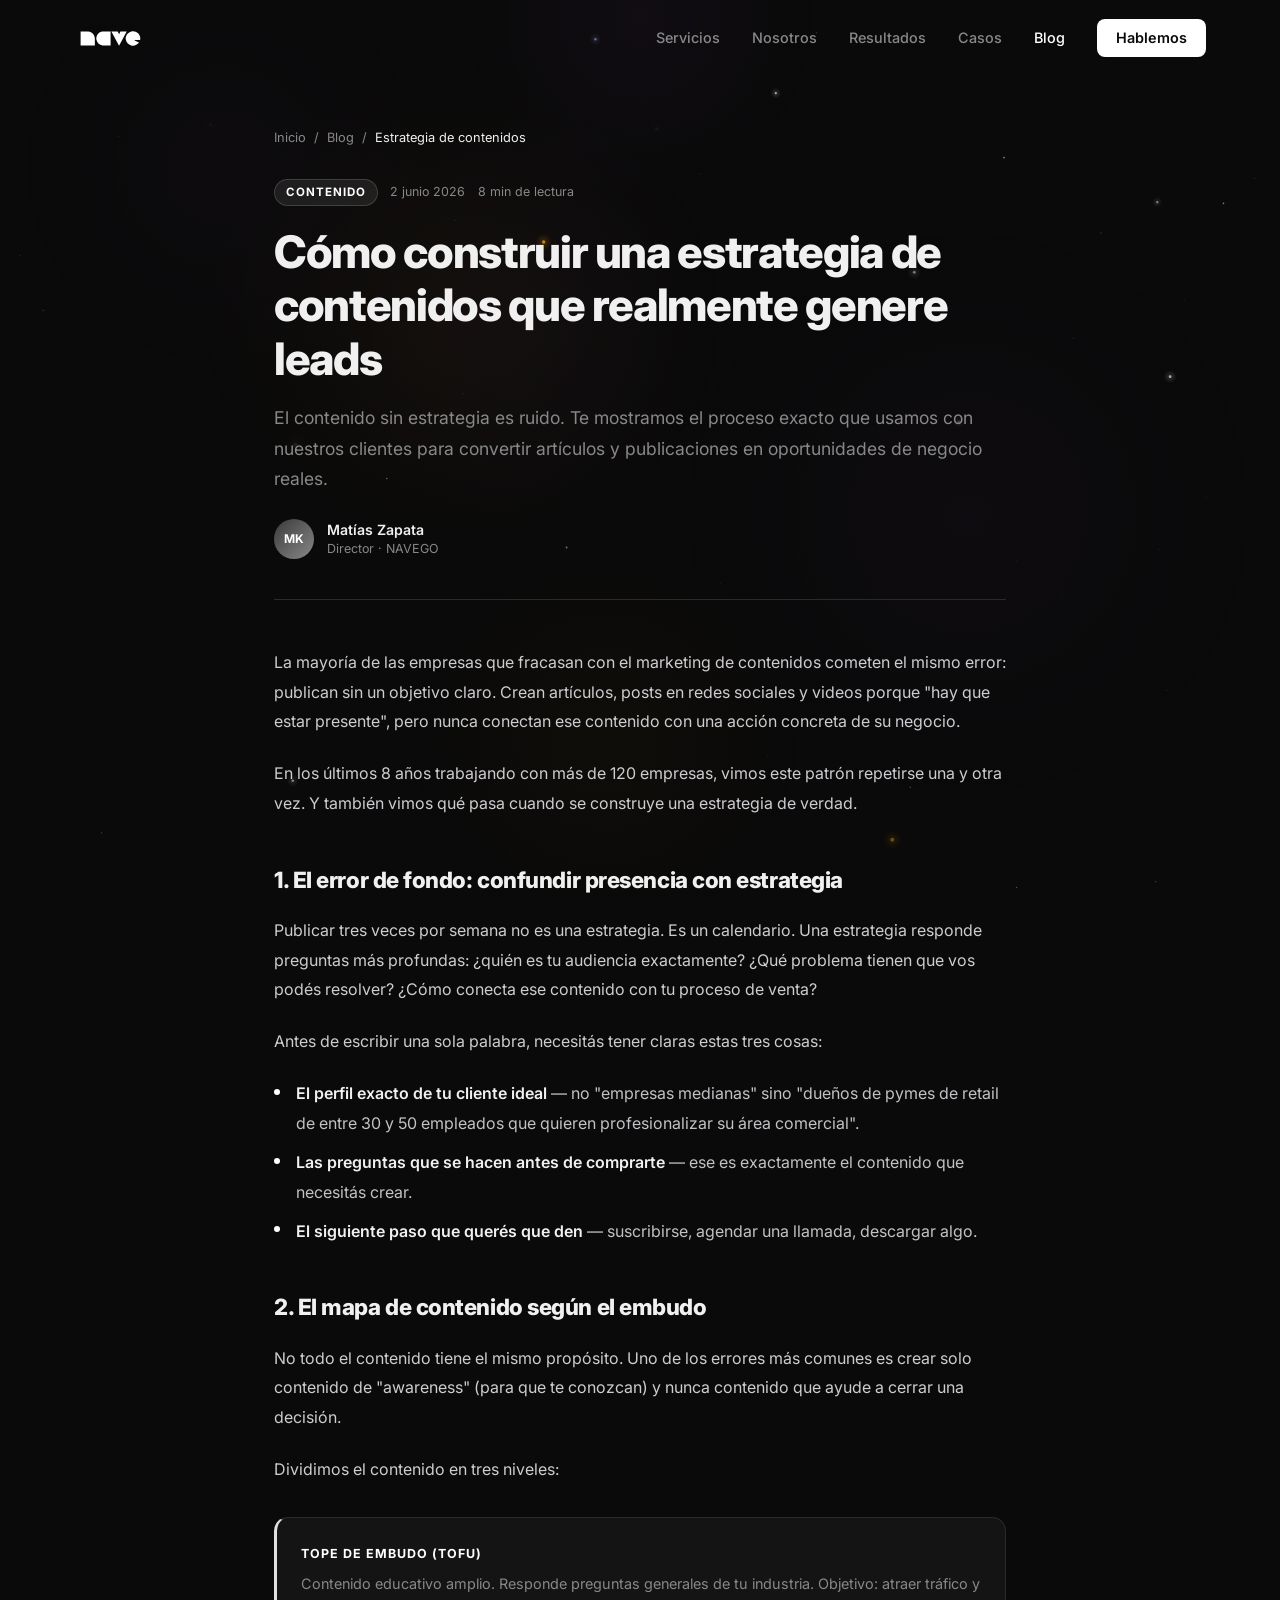
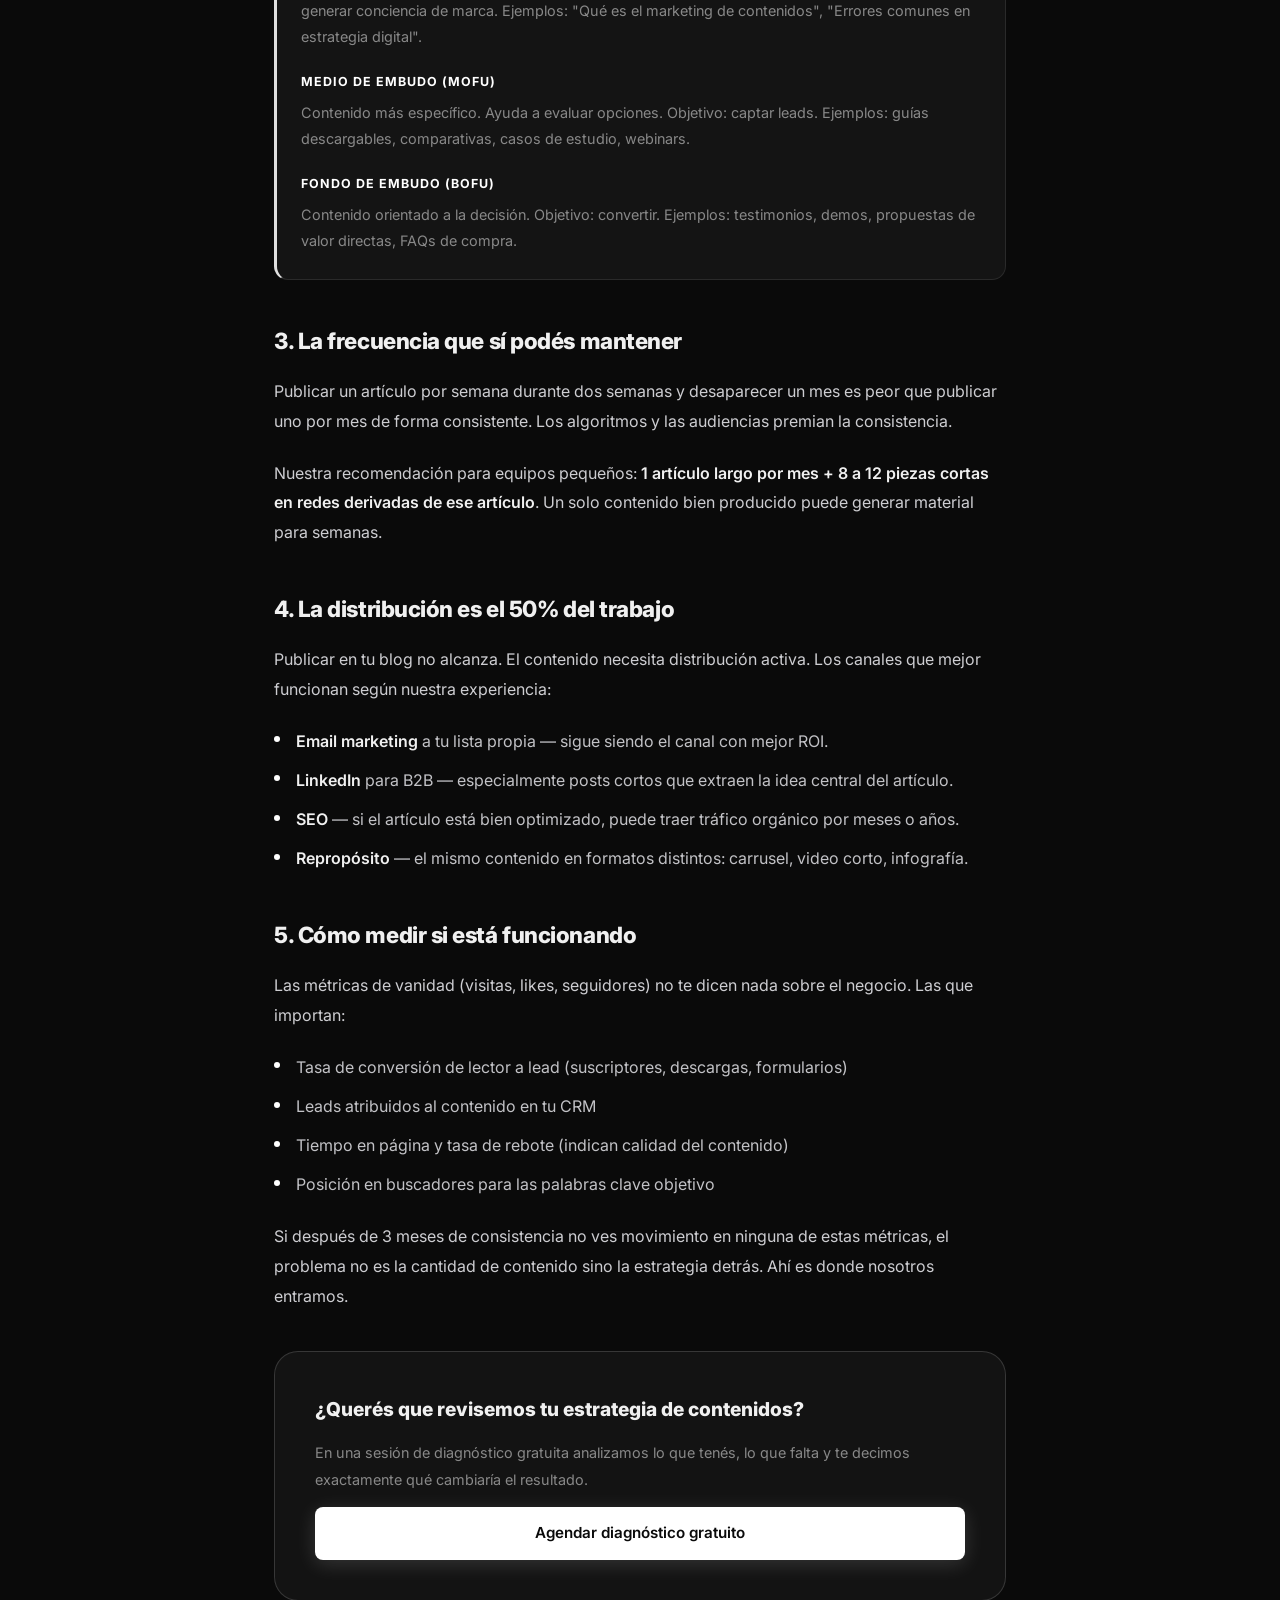
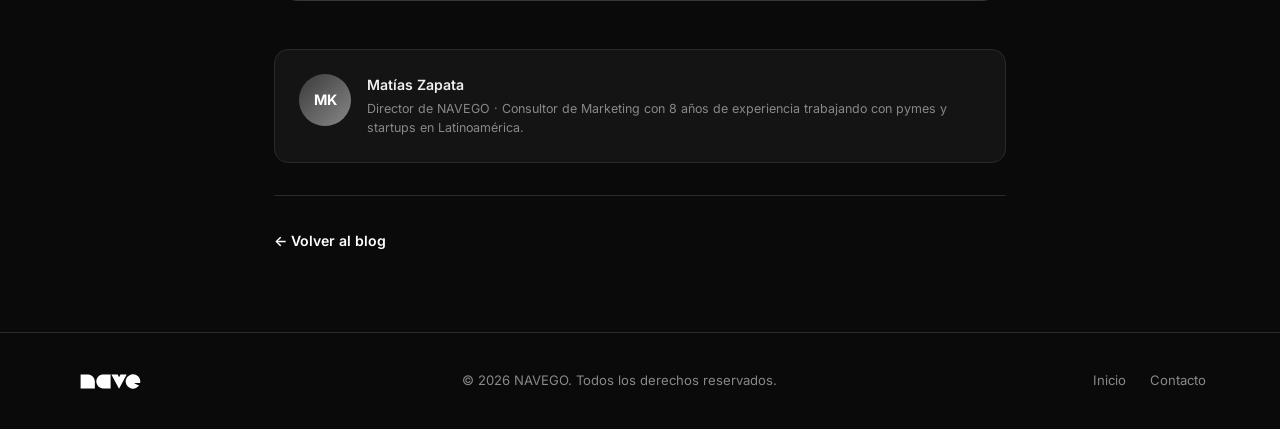
<file: blog/estrategia-de-contenidos.html>
<!DOCTYPE html>
<html lang="es">
<head>
  <meta charset="UTF-8" />
  <meta name="viewport" content="width=device-width, initial-scale=1.0" />
  <meta name="description" content="Cómo construir una estrategia de contenidos que realmente genere leads — NAVEGO Blog" />
  <title>Cómo construir una estrategia de contenidos que genere leads | NAVEGO</title>
  <link rel="icon" type="image/svg+xml" href="../assets/images/nave.svg" />
  <link rel="preconnect" href="https://fonts.googleapis.com" />
  <link rel="preconnect" href="https://fonts.gstatic.com" crossorigin />
  <link href="https://fonts.googleapis.com/css2?family=Inter:wght@400;500;600;700;800&display=swap" rel="stylesheet" />
  <link rel="stylesheet" href="../css/reset.css" />
  <link rel="stylesheet" href="../css/styles.css" />
  <link rel="stylesheet" href="../css/blog.css" />
</head>
<body>

  <canvas id="circuitCanvas" aria-hidden="true"></canvas>

  <!-- HEADER -->
  <header class="header" id="header">
    <div class="container header__inner">
      <a href="../index.html" class="logo"><img src="../assets/images/nave.svg" alt="NAVEGO" /></a>
      <nav class="nav" id="nav">
        <a href="../index.html#servicios" class="nav__link">Servicios</a>
        <a href="../index.html#nosotros" class="nav__link">Nosotros</a>
        <a href="../index.html#resultados" class="nav__link">Resultados</a>
        <a href="../casos.html" class="nav__link">Casos</a>
        <a href="../blog.html" class="nav__link nav__link--active">Blog</a>
        <a href="../index.html#contacto" class="nav__link nav__link--cta">Hablemos</a>
      </nav>
      <button class="burger" id="burger" aria-label="Abrir menú">
        <span></span><span></span><span></span>
      </button>
    </div>
  </header>

  <main>
    <article class="post-article">
      <div class="container post-article__inner">

        <!-- BREADCRUMB -->
        <nav class="breadcrumb">
          <a href="../index.html">Inicio</a>
          <span>/</span>
          <a href="../blog.html">Blog</a>
          <span>/</span>
          <span>Estrategia de contenidos</span>
        </nav>

        <!-- HEADER DEL POST -->
        <header class="post-header">
          <div class="post-header__meta">
            <span class="post-tag">Contenido</span>
            <span class="post-date">2 junio 2026</span>
            <span class="post-read-time">8 min de lectura</span>
          </div>
          <h1 class="post-header__title">Cómo construir una estrategia de contenidos que realmente genere leads</h1>
          <p class="post-header__lead">El contenido sin estrategia es ruido. Te mostramos el proceso exacto que usamos con nuestros clientes para convertir artículos y publicaciones en oportunidades de negocio reales.</p>
          <div class="post-header__author">
            <div class="post-author__avatar">MK</div>
            <div>
              <div class="post-author__name">Matías Zapata</div>
              <div class="post-author__role">Director · NAVEGO</div>
            </div>
          </div>
        </header>

        <!-- CUERPO DEL ARTÍCULO -->
        <div class="post-body">

          <p>La mayoría de las empresas que fracasan con el marketing de contenidos cometen el mismo error: publican sin un objetivo claro. Crean artículos, posts en redes sociales y videos porque "hay que estar presente", pero nunca conectan ese contenido con una acción concreta de su negocio.</p>

          <p>En los últimos 8 años trabajando con más de 120 empresas, vimos este patrón repetirse una y otra vez. Y también vimos qué pasa cuando se construye una estrategia de verdad.</p>

          <h2>1. El error de fondo: confundir presencia con estrategia</h2>

          <p>Publicar tres veces por semana no es una estrategia. Es un calendario. Una estrategia responde preguntas más profundas: ¿quién es tu audiencia exactamente? ¿Qué problema tienen que vos podés resolver? ¿Cómo conecta ese contenido con tu proceso de venta?</p>

          <p>Antes de escribir una sola palabra, necesitás tener claras estas tres cosas:</p>

          <ul>
            <li><strong>El perfil exacto de tu cliente ideal</strong> — no "empresas medianas" sino "dueños de pymes de retail de entre 30 y 50 empleados que quieren profesionalizar su área comercial".</li>
            <li><strong>Las preguntas que se hacen antes de comprarte</strong> — ese es exactamente el contenido que necesitás crear.</li>
            <li><strong>El siguiente paso que querés que den</strong> — suscribirse, agendar una llamada, descargar algo.</li>
          </ul>

          <h2>2. El mapa de contenido según el embudo</h2>

          <p>No todo el contenido tiene el mismo propósito. Uno de los errores más comunes es crear solo contenido de "awareness" (para que te conozcan) y nunca contenido que ayude a cerrar una decisión.</p>

          <p>Dividimos el contenido en tres niveles:</p>

          <div class="post-highlight">
            <div class="post-highlight__item">
              <span class="post-highlight__label">Tope de embudo (TOFU)</span>
              <p>Contenido educativo amplio. Responde preguntas generales de tu industria. Objetivo: atraer tráfico y generar conciencia de marca. Ejemplos: "Qué es el marketing de contenidos", "Errores comunes en estrategia digital".</p>
            </div>
            <div class="post-highlight__item">
              <span class="post-highlight__label">Medio de embudo (MOFU)</span>
              <p>Contenido más específico. Ayuda a evaluar opciones. Objetivo: captar leads. Ejemplos: guías descargables, comparativas, casos de estudio, webinars.</p>
            </div>
            <div class="post-highlight__item">
              <span class="post-highlight__label">Fondo de embudo (BOFU)</span>
              <p>Contenido orientado a la decisión. Objetivo: convertir. Ejemplos: testimonios, demos, propuestas de valor directas, FAQs de compra.</p>
            </div>
          </div>

          <h2>3. La frecuencia que sí podés mantener</h2>

          <p>Publicar un artículo por semana durante dos semanas y desaparecer un mes es peor que publicar uno por mes de forma consistente. Los algoritmos y las audiencias premian la consistencia.</p>

          <p>Nuestra recomendación para equipos pequeños: <strong>1 artículo largo por mes + 8 a 12 piezas cortas en redes derivadas de ese artículo</strong>. Un solo contenido bien producido puede generar material para semanas.</p>

          <h2>4. La distribución es el 50% del trabajo</h2>

          <p>Publicar en tu blog no alcanza. El contenido necesita distribución activa. Los canales que mejor funcionan según nuestra experiencia:</p>

          <ul>
            <li><strong>Email marketing</strong> a tu lista propia — sigue siendo el canal con mejor ROI.</li>
            <li><strong>LinkedIn</strong> para B2B — especialmente posts cortos que extraen la idea central del artículo.</li>
            <li><strong>SEO</strong> — si el artículo está bien optimizado, puede traer tráfico orgánico por meses o años.</li>
            <li><strong>Repropósito</strong> — el mismo contenido en formatos distintos: carrusel, video corto, infografía.</li>
          </ul>

          <h2>5. Cómo medir si está funcionando</h2>

          <p>Las métricas de vanidad (visitas, likes, seguidores) no te dicen nada sobre el negocio. Las que importan:</p>

          <ul>
            <li>Tasa de conversión de lector a lead (suscriptores, descargas, formularios)</li>
            <li>Leads atribuidos al contenido en tu CRM</li>
            <li>Tiempo en página y tasa de rebote (indican calidad del contenido)</li>
            <li>Posición en buscadores para las palabras clave objetivo</li>
          </ul>

          <p>Si después de 3 meses de consistencia no ves movimiento en ninguna de estas métricas, el problema no es la cantidad de contenido sino la estrategia detrás. Ahí es donde nosotros entramos.</p>

          <div class="post-cta-box">
            <h3>¿Querés que revisemos tu estrategia de contenidos?</h3>
            <p>En una sesión de diagnóstico gratuita analizamos lo que tenés, lo que falta y te decimos exactamente qué cambiaría el resultado.</p>
            <a href="../index.html#contacto" class="btn btn--primary">Agendar diagnóstico gratuito</a>
          </div>

        </div>

        <!-- AUTOR -->
        <div class="post-author-box">
          <div class="post-author__avatar post-author__avatar--lg">MK</div>
          <div class="post-author-box__info">
            <div class="post-author__name">Matías Zapata</div>
            <div class="post-author__role">Director de NAVEGO · Consultor de Marketing con 8 años de experiencia trabajando con pymes y startups en Latinoamérica.</div>
          </div>
        </div>

        <!-- NAVEGACIÓN ENTRE POSTS -->
        <nav class="post-nav">
          <a href="../blog.html" class="post-nav__back">← Volver al blog</a>
        </nav>

      </div>
    </article>
  </main>

  <!-- FOOTER -->
  <footer class="footer">
    <div class="container footer__inner">
      <span class="logo"><img src="../assets/images/nave.svg" alt="NAVEGO" /></span>
      <p class="footer__copy">&copy; 2026 NAVEGO. Todos los derechos reservados.</p>
      <div class="footer__links">
        <a href="../index.html">Inicio</a>
        <a href="mailto:matias@nave.com">Contacto</a>
      </div>
    </div>
  </footer>

  <script src="../js/circuit.js"></script>
  <script src="../js/main.js"></script>
</body>
</html>
</file>
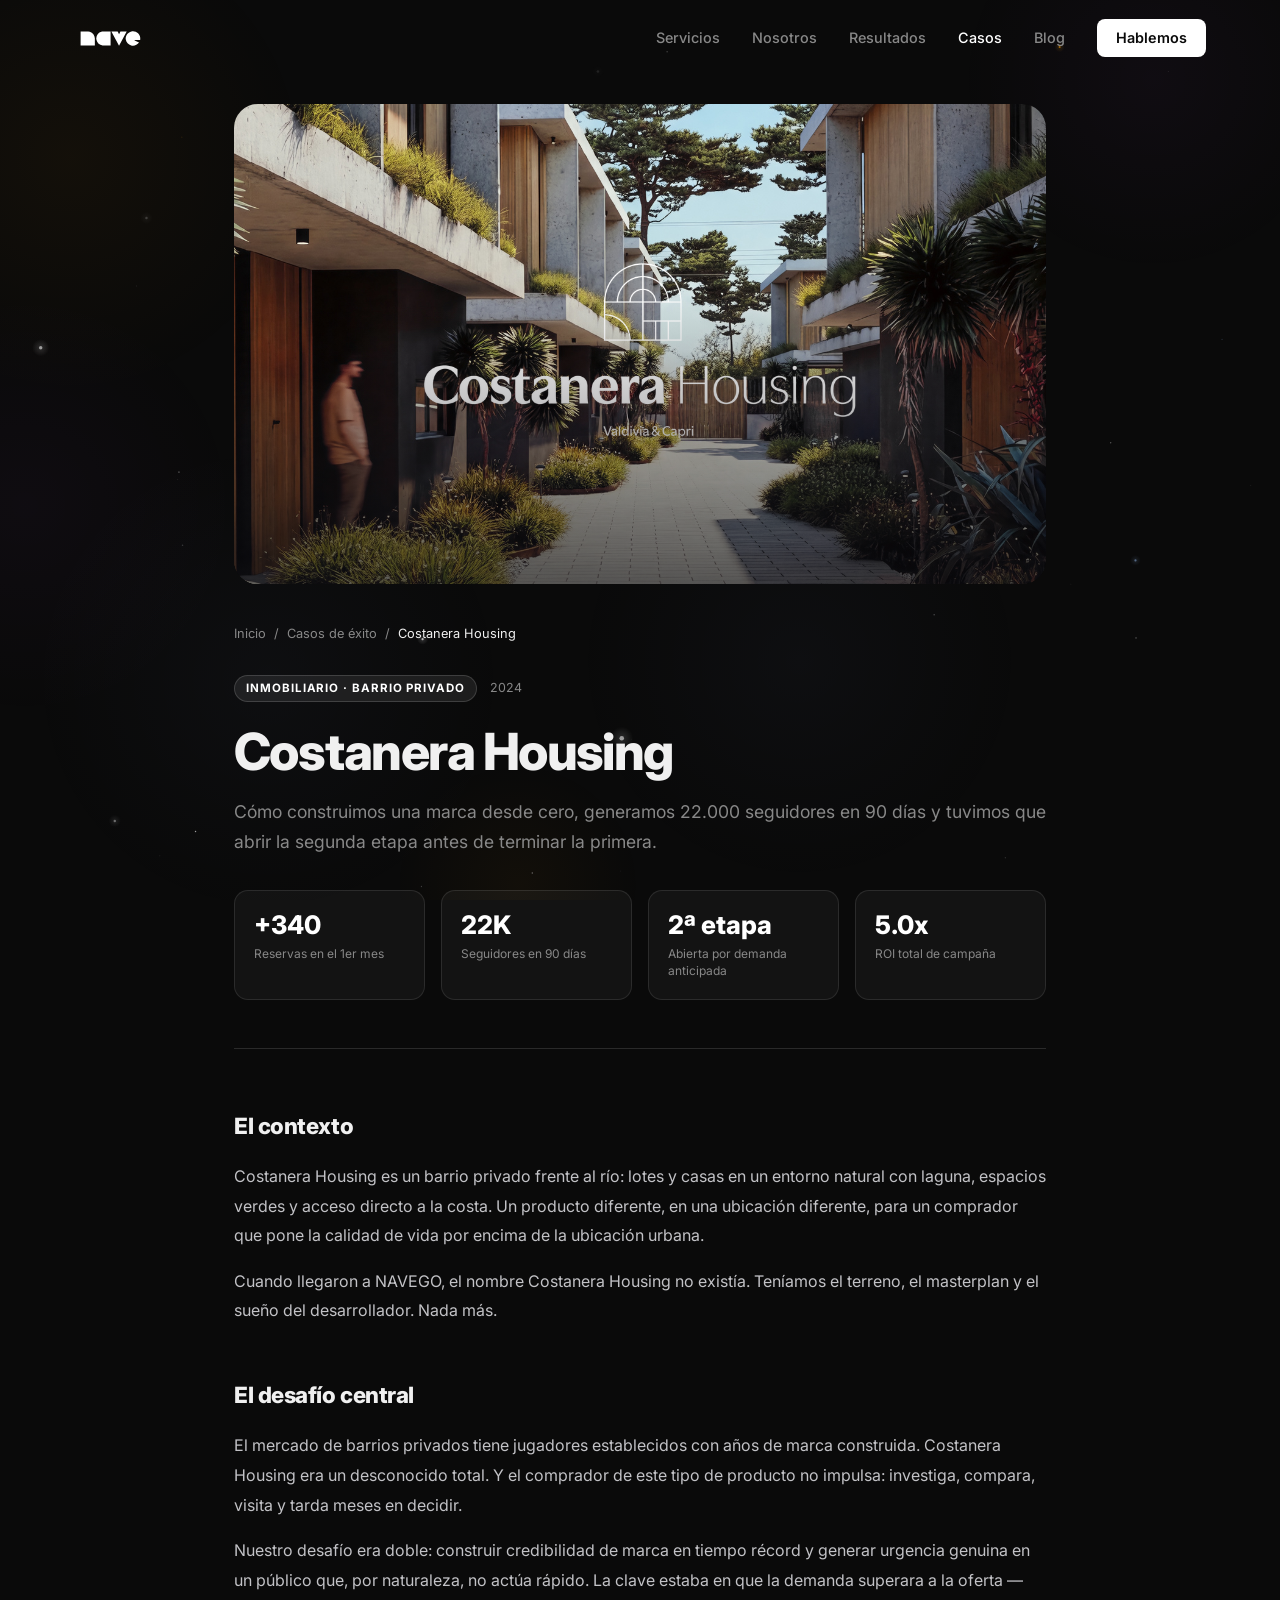
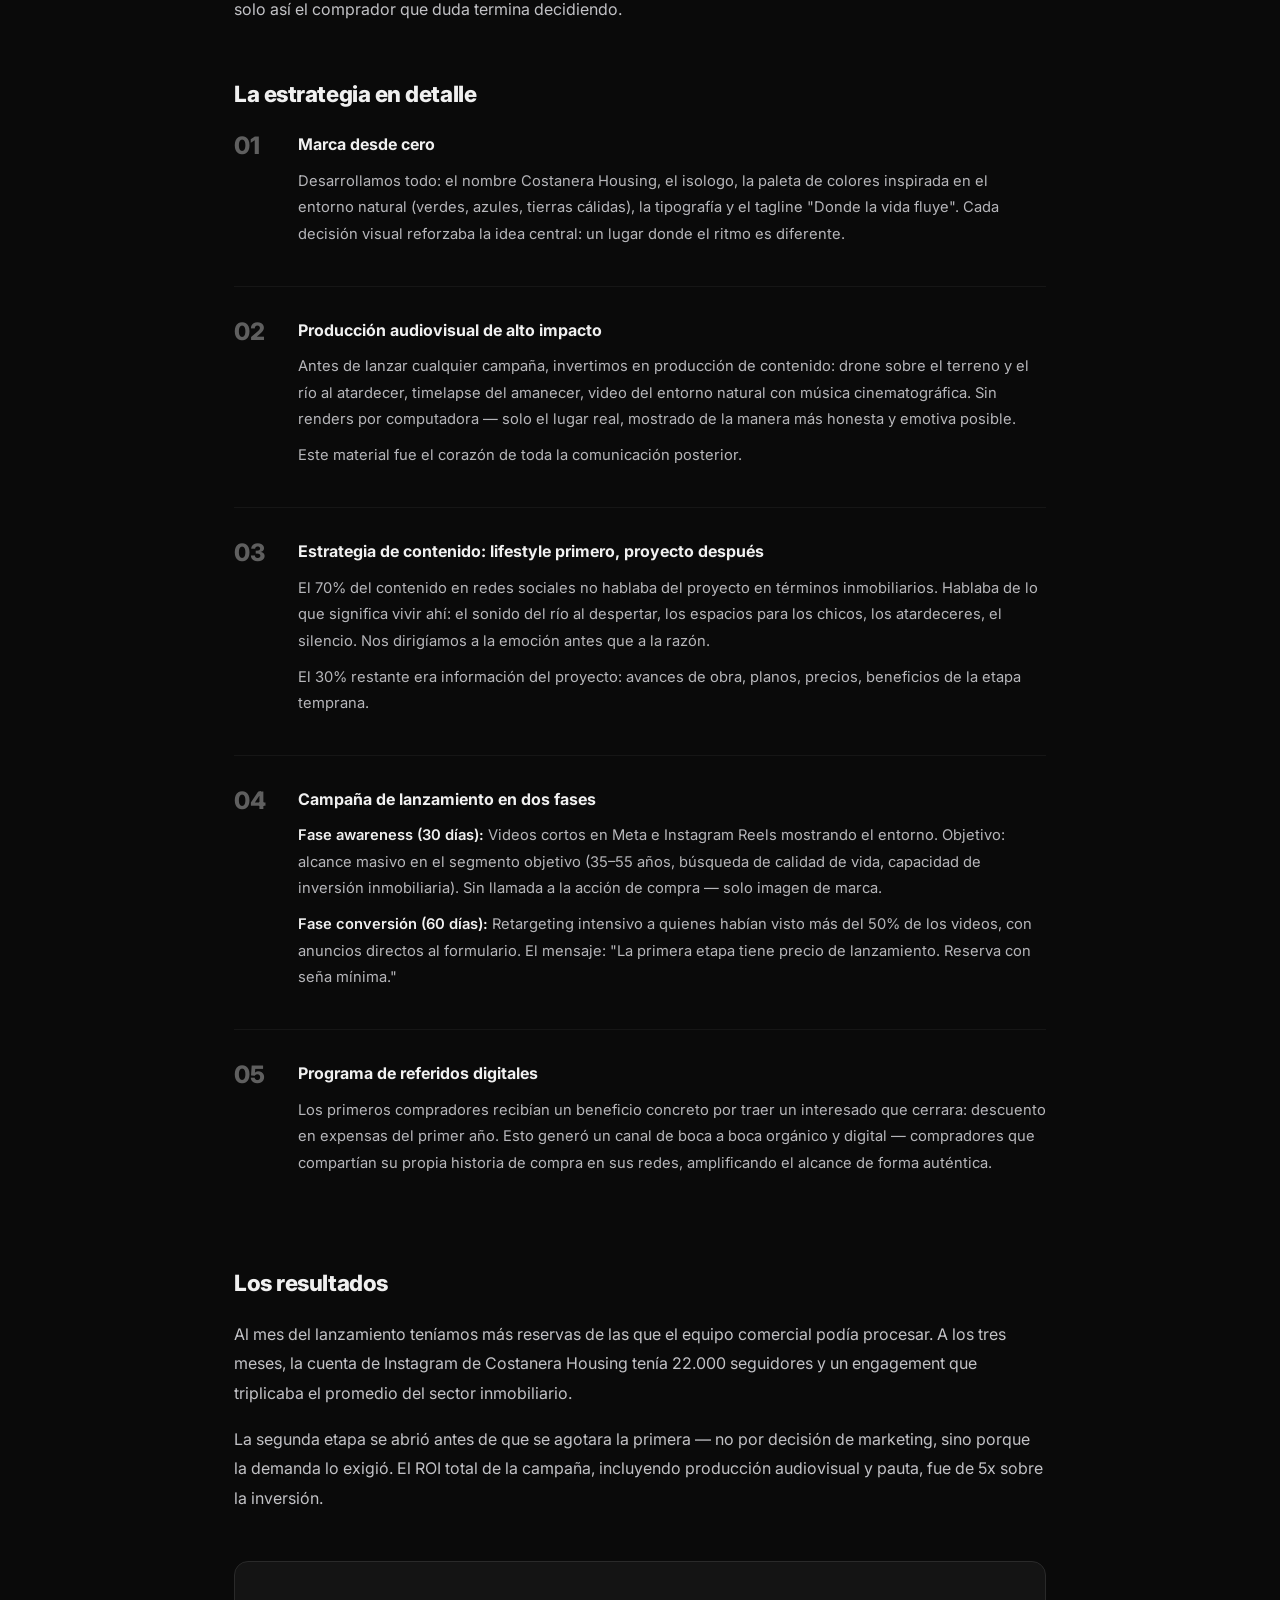
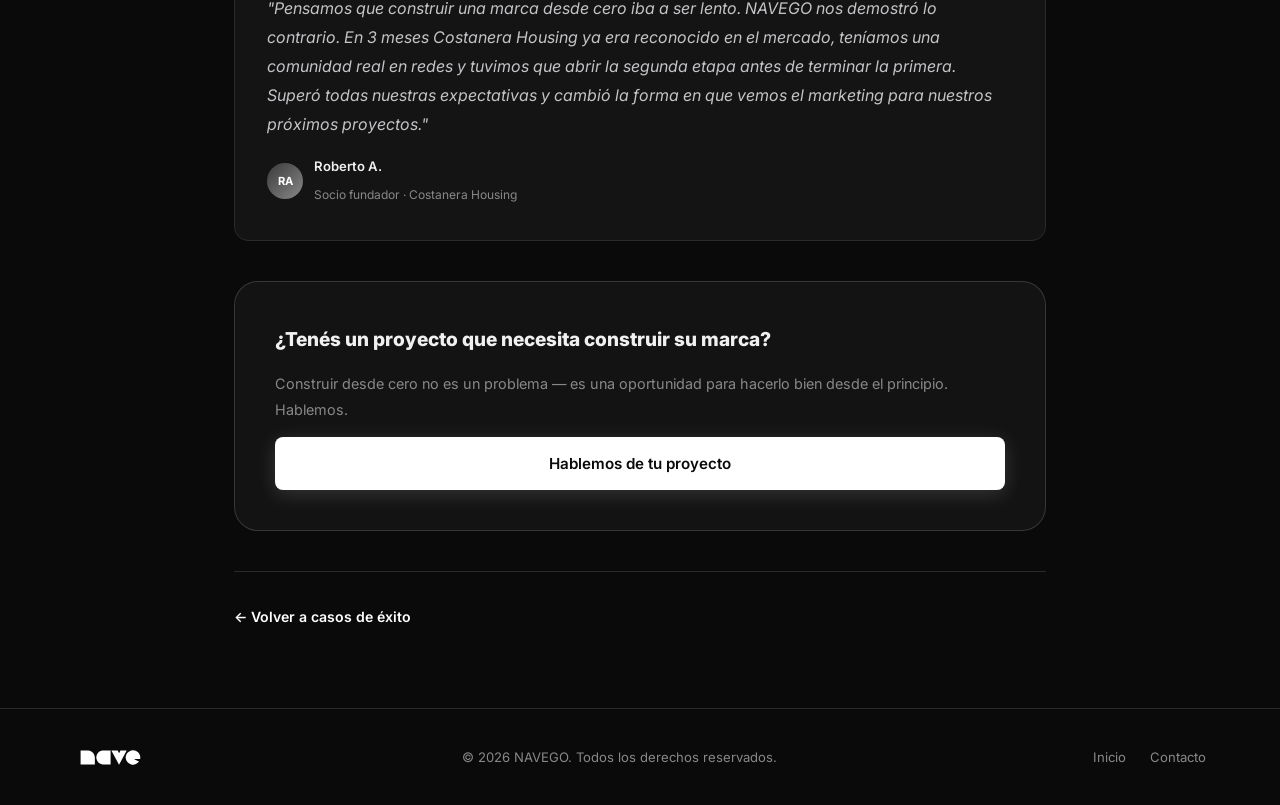
<file: casos/costanera-housing.html>
<!DOCTYPE html>
<html lang="es">
<head>
  <meta charset="UTF-8" />
  <meta name="viewport" content="width=device-width, initial-scale=1.0" />
  <meta name="description" content="Caso de éxito Costanera Housing — NAVEGO" />
  <title>Costanera Housing | Casos de Éxito · NAVEGO</title>
  <link rel="icon" type="image/svg+xml" href="../assets/images/nave.svg" />
  <link rel="preconnect" href="https://fonts.googleapis.com" />
  <link rel="preconnect" href="https://fonts.gstatic.com" crossorigin />
  <link href="https://fonts.googleapis.com/css2?family=Inter:wght@400;500;600;700;800&display=swap" rel="stylesheet" />
  <link rel="stylesheet" href="../css/reset.css" />
  <link rel="stylesheet" href="../css/styles.css" />
  <link rel="stylesheet" href="../css/blog.css" />
  <link rel="stylesheet" href="../css/casos.css" />
</head>
<body>

  <canvas id="circuitCanvas" aria-hidden="true"></canvas>

  <header class="header" id="header">
    <div class="container header__inner">
      <a href="../index.html" class="logo"><img src="../assets/images/nave.svg" alt="NAVEGO" /></a>
      <nav class="nav" id="nav">
        <a href="../index.html#servicios" class="nav__link">Servicios</a>
        <a href="../index.html#nosotros" class="nav__link">Nosotros</a>
        <a href="../index.html#resultados" class="nav__link">Resultados</a>
        <a href="../casos.html" class="nav__link nav__link--active">Casos</a>
        <a href="../blog.html" class="nav__link">Blog</a>
        <a href="../index.html#contacto" class="nav__link nav__link--cta">Hablemos</a>
      </nav>
      <button class="burger" id="burger" aria-label="Abrir menú">
        <span></span><span></span><span></span>
      </button>
    </div>
  </header>

  <main>
    <article class="caso-article caso-article--with-cover">
      <div class="container caso-article__inner">

        <div class="caso-cover">
          <img src="costanera-housing-img.png" alt="Costanera Housing — vista del proyecto" class="caso-cover__img" />
          <div class="caso-cover__overlay"></div>
        </div>

        <nav class="breadcrumb">
          <a href="../index.html">Inicio</a>
          <span>/</span>
          <a href="../casos.html">Casos de éxito</a>
          <span>/</span>
          <span>Costanera Housing</span>
        </nav>

        <header class="caso-article__header">
          <div class="caso-article__meta">
            <span class="post-tag">Inmobiliario · Barrio Privado</span>
            <span class="post-date">2024</span>
          </div>
          <h1 class="caso-article__title">Costanera Housing</h1>
          <p class="caso-article__lead">Cómo construimos una marca desde cero, generamos 22.000 seguidores en 90 días y tuvimos que abrir la segunda etapa antes de terminar la primera.</p>

          <div class="caso-article__kpis">
            <div class="caso-kpi">
              <span class="caso-kpi__num">+340</span>
              <span class="caso-kpi__label">Reservas en el 1er mes</span>
            </div>
            <div class="caso-kpi">
              <span class="caso-kpi__num">22K</span>
              <span class="caso-kpi__label">Seguidores en 90 días</span>
            </div>
            <div class="caso-kpi">
              <span class="caso-kpi__num">2ª etapa</span>
              <span class="caso-kpi__label">Abierta por demanda anticipada</span>
            </div>
            <div class="caso-kpi">
              <span class="caso-kpi__num">5.0x</span>
              <span class="caso-kpi__label">ROI total de campaña</span>
            </div>
          </div>
        </header>

        <div class="caso-article__body">

          <section class="caso-block">
            <h2>El contexto</h2>
            <p>Costanera Housing es un barrio privado frente al río: lotes y casas en un entorno natural con laguna, espacios verdes y acceso directo a la costa. Un producto diferente, en una ubicación diferente, para un comprador que pone la calidad de vida por encima de la ubicación urbana.</p>
            <p>Cuando llegaron a NAVEGO, el nombre Costanera Housing no existía. Teníamos el terreno, el masterplan y el sueño del desarrollador. Nada más.</p>
          </section>

          <section class="caso-block">
            <h2>El desafío central</h2>
            <p>El mercado de barrios privados tiene jugadores establecidos con años de marca construida. Costanera Housing era un desconocido total. Y el comprador de este tipo de producto no impulsa: investiga, compara, visita y tarda meses en decidir.</p>
            <p>Nuestro desafío era doble: construir credibilidad de marca en tiempo récord y generar urgencia genuina en un público que, por naturaleza, no actúa rápido. La clave estaba en que la demanda superara a la oferta — solo así el comprador que duda termina decidiendo.</p>
          </section>

          <section class="caso-block">
            <h2>La estrategia en detalle</h2>

            <div class="caso-step">
              <span class="caso-step__num">01</span>
              <div>
                <h3>Marca desde cero</h3>
                <p>Desarrollamos todo: el nombre Costanera Housing, el isologo, la paleta de colores inspirada en el entorno natural (verdes, azules, tierras cálidas), la tipografía y el tagline "Donde la vida fluye". Cada decisión visual reforzaba la idea central: un lugar donde el ritmo es diferente.</p>
              </div>
            </div>

            <div class="caso-step">
              <span class="caso-step__num">02</span>
              <div>
                <h3>Producción audiovisual de alto impacto</h3>
                <p>Antes de lanzar cualquier campaña, invertimos en producción de contenido: drone sobre el terreno y el río al atardecer, timelapse del amanecer, video del entorno natural con música cinematográfica. Sin renders por computadora — solo el lugar real, mostrado de la manera más honesta y emotiva posible.</p>
                <p>Este material fue el corazón de toda la comunicación posterior.</p>
              </div>
            </div>

            <div class="caso-step">
              <span class="caso-step__num">03</span>
              <div>
                <h3>Estrategia de contenido: lifestyle primero, proyecto después</h3>
                <p>El 70% del contenido en redes sociales no hablaba del proyecto en términos inmobiliarios. Hablaba de lo que significa vivir ahí: el sonido del río al despertar, los espacios para los chicos, los atardeceres, el silencio. Nos dirigíamos a la emoción antes que a la razón.</p>
                <p>El 30% restante era información del proyecto: avances de obra, planos, precios, beneficios de la etapa temprana.</p>
              </div>
            </div>

            <div class="caso-step">
              <span class="caso-step__num">04</span>
              <div>
                <h3>Campaña de lanzamiento en dos fases</h3>
                <p><strong>Fase awareness (30 días):</strong> Videos cortos en Meta e Instagram Reels mostrando el entorno. Objetivo: alcance masivo en el segmento objetivo (35–55 años, búsqueda de calidad de vida, capacidad de inversión inmobiliaria). Sin llamada a la acción de compra — solo imagen de marca.</p>
                <p><strong>Fase conversión (60 días):</strong> Retargeting intensivo a quienes habían visto más del 50% de los videos, con anuncios directos al formulario. El mensaje: "La primera etapa tiene precio de lanzamiento. Reserva con seña mínima."</p>
              </div>
            </div>

            <div class="caso-step">
              <span class="caso-step__num">05</span>
              <div>
                <h3>Programa de referidos digitales</h3>
                <p>Los primeros compradores recibían un beneficio concreto por traer un interesado que cerrara: descuento en expensas del primer año. Esto generó un canal de boca a boca orgánico y digital — compradores que compartían su propia historia de compra en sus redes, amplificando el alcance de forma auténtica.</p>
              </div>
            </div>

          </section>

          <section class="caso-block">
            <h2>Los resultados</h2>
            <p>Al mes del lanzamiento teníamos más reservas de las que el equipo comercial podía procesar. A los tres meses, la cuenta de Instagram de Costanera Housing tenía 22.000 seguidores y un engagement que triplicaba el promedio del sector inmobiliario.</p>
            <p>La segunda etapa se abrió antes de que se agotara la primera — no por decisión de marketing, sino porque la demanda lo exigió. El ROI total de la campaña, incluyendo producción audiovisual y pauta, fue de 5x sobre la inversión.</p>
          </section>

          <blockquote class="caso-quote caso-quote--full">
            <p>"Pensamos que construir una marca desde cero iba a ser lento. NAVEGO nos demostró lo contrario. En 3 meses Costanera Housing ya era reconocido en el mercado, teníamos una comunidad real en redes y tuvimos que abrir la segunda etapa antes de terminar la primera. Superó todas nuestras expectativas y cambió la forma en que vemos el marketing para nuestros próximos proyectos."</p>
            <footer>
              <div class="caso-quote__avatar">RA</div>
              <div>
                <strong>Roberto A.</strong>
                <span>Socio fundador · Costanera Housing</span>
              </div>
            </footer>
          </blockquote>

          <div class="post-cta-box">
            <h3>¿Tenés un proyecto que necesita construir su marca?</h3>
            <p>Construir desde cero no es un problema — es una oportunidad para hacerlo bien desde el principio. Hablemos.</p>
            <a href="../index.html#contacto" class="btn btn--primary">Hablemos de tu proyecto</a>
          </div>

        </div>

        <nav class="post-nav">
          <a href="../casos.html" class="post-nav__back">← Volver a casos de éxito</a>
        </nav>

      </div>
    </article>
  </main>

  <footer class="footer">
    <div class="container footer__inner">
      <span class="logo"><img src="../assets/images/nave.svg" alt="NAVEGO" /></span>
      <p class="footer__copy">&copy; 2026 NAVEGO. Todos los derechos reservados.</p>
      <div class="footer__links">
        <a href="../index.html">Inicio</a>
        <a href="mailto:matias@nave.com">Contacto</a>
      </div>
    </div>
  </footer>

  <script src="../js/circuit.js"></script>
  <script src="../js/main.js"></script>
</body>
</html>
</file>
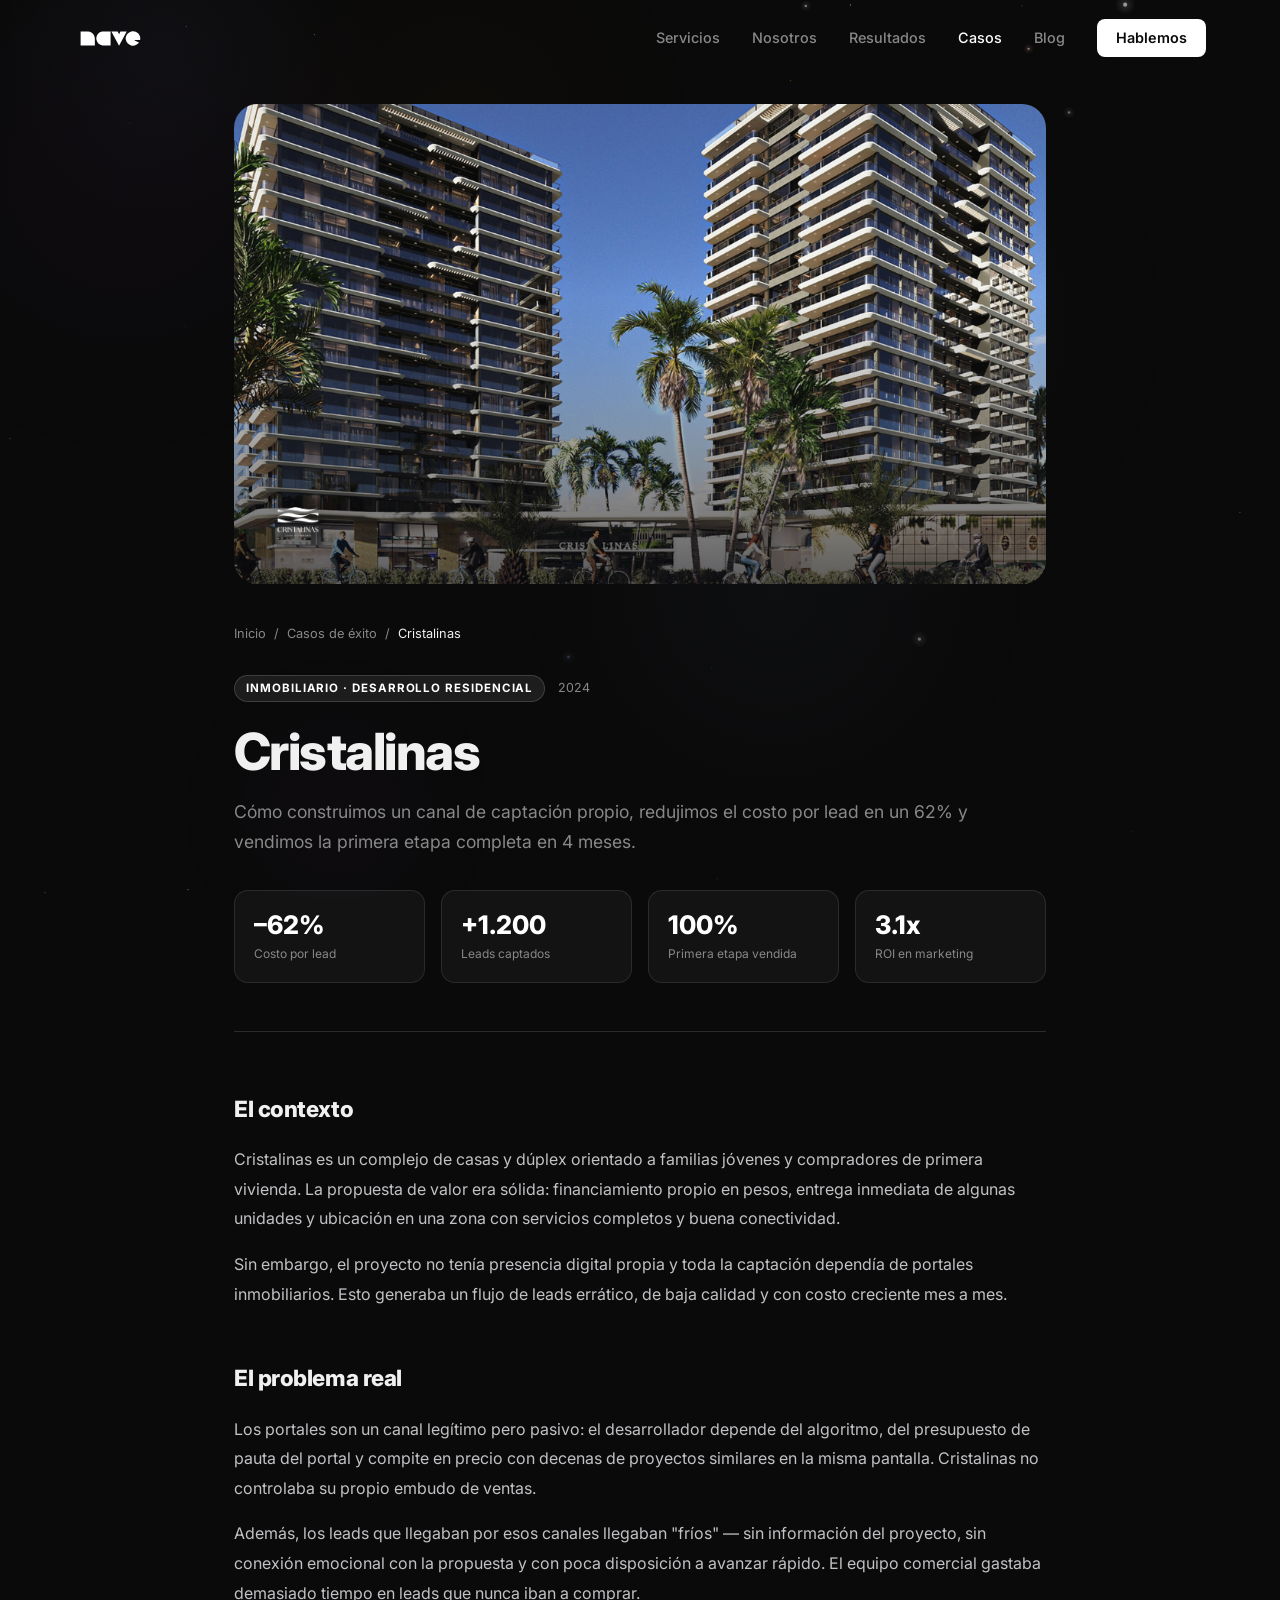
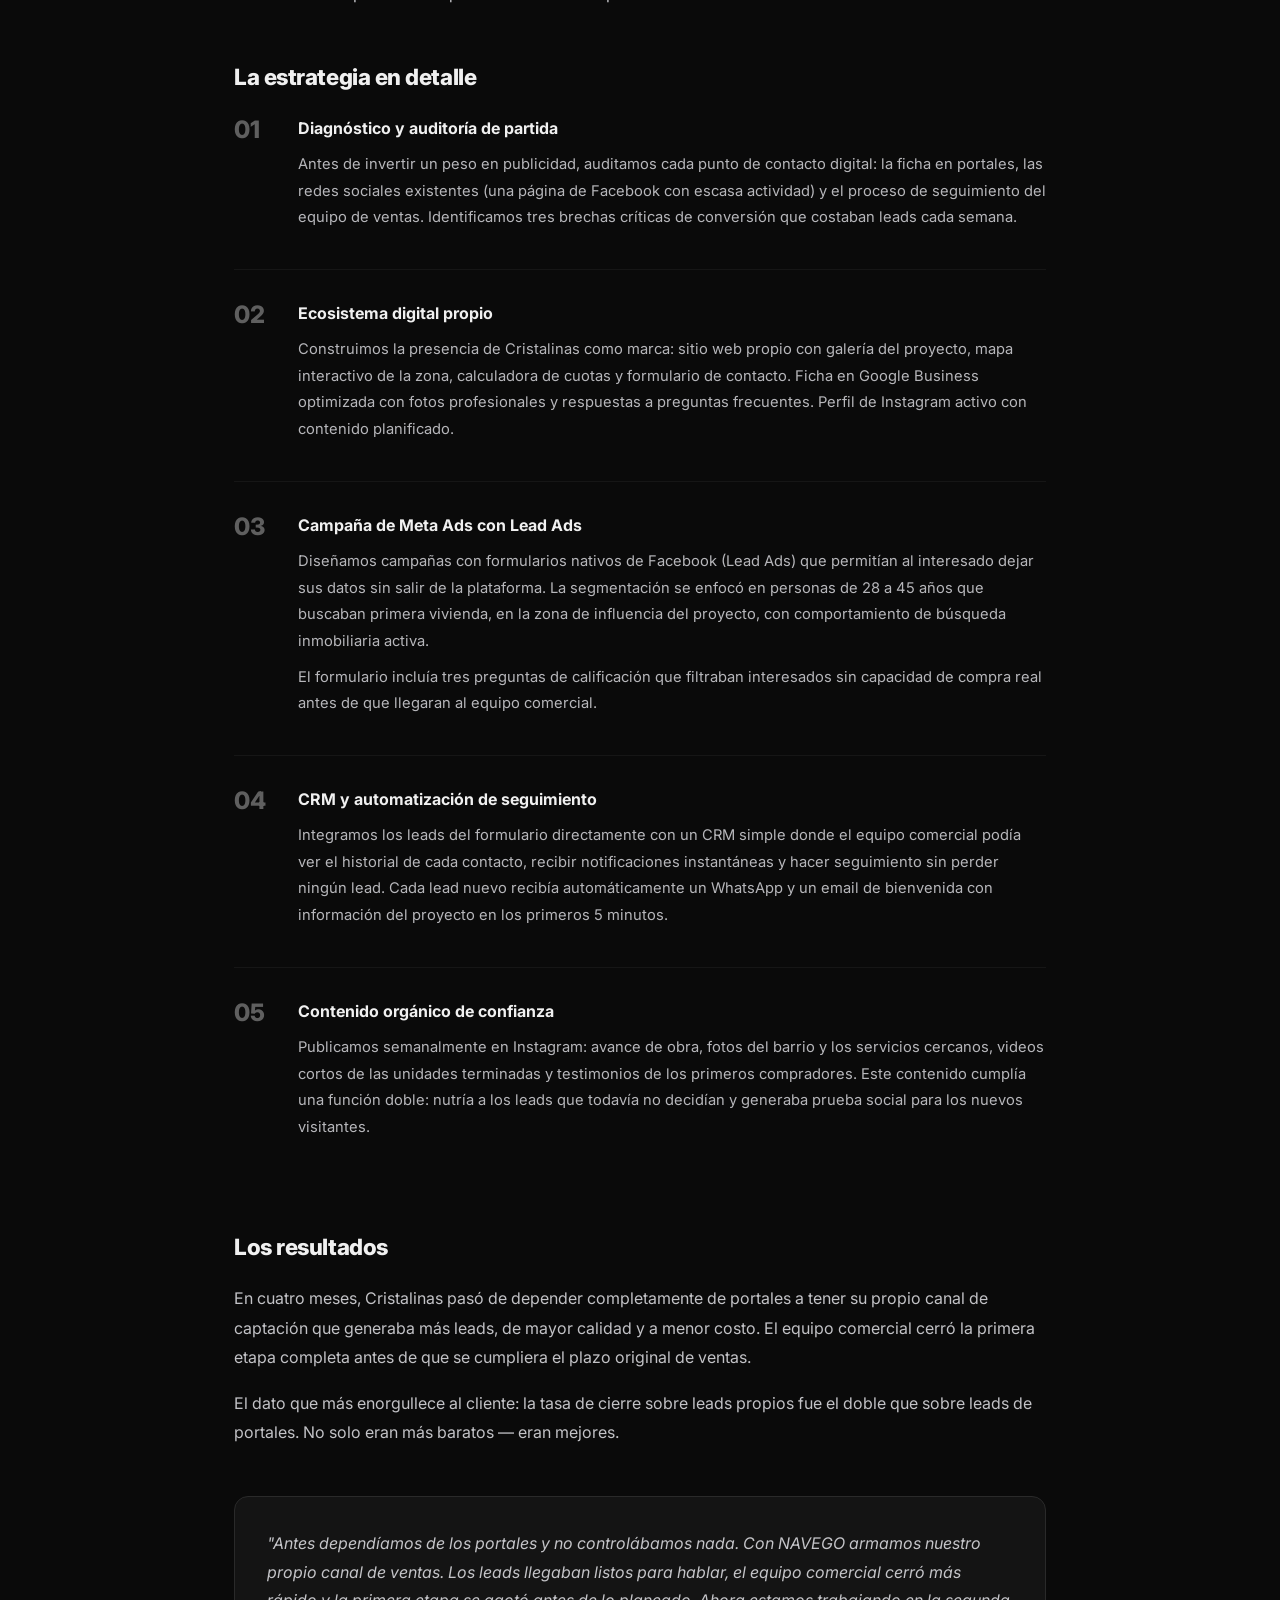
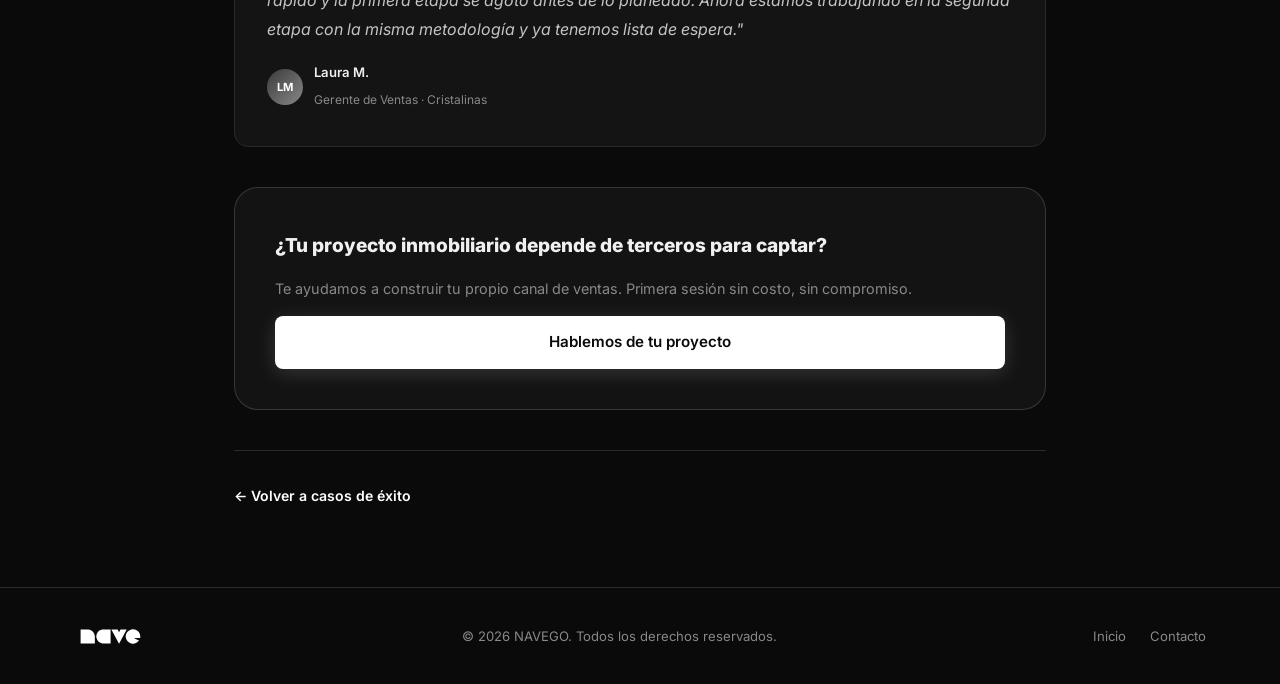
<file: casos/cristalinas.html>
<!DOCTYPE html>
<html lang="es">
<head>
  <meta charset="UTF-8" />
  <meta name="viewport" content="width=device-width, initial-scale=1.0" />
  <meta name="description" content="Caso de éxito Cristalinas — NAVEGO" />
  <title>Cristalinas | Casos de Éxito · NAVEGO</title>
  <link rel="icon" type="image/svg+xml" href="../assets/images/nave.svg" />
  <link rel="preconnect" href="https://fonts.googleapis.com" />
  <link rel="preconnect" href="https://fonts.gstatic.com" crossorigin />
  <link href="https://fonts.googleapis.com/css2?family=Inter:wght@400;500;600;700;800&display=swap" rel="stylesheet" />
  <link rel="stylesheet" href="../css/reset.css" />
  <link rel="stylesheet" href="../css/styles.css" />
  <link rel="stylesheet" href="../css/blog.css" />
  <link rel="stylesheet" href="../css/casos.css" />
</head>
<body>

  <canvas id="circuitCanvas" aria-hidden="true"></canvas>

  <header class="header" id="header">
    <div class="container header__inner">
      <a href="../index.html" class="logo"><img src="../assets/images/nave.svg" alt="NAVEGO" /></a>
      <nav class="nav" id="nav">
        <a href="../index.html#servicios" class="nav__link">Servicios</a>
        <a href="../index.html#nosotros" class="nav__link">Nosotros</a>
        <a href="../index.html#resultados" class="nav__link">Resultados</a>
        <a href="../casos.html" class="nav__link nav__link--active">Casos</a>
        <a href="../blog.html" class="nav__link">Blog</a>
        <a href="../index.html#contacto" class="nav__link nav__link--cta">Hablemos</a>
      </nav>
      <button class="burger" id="burger" aria-label="Abrir menú">
        <span></span><span></span><span></span>
      </button>
    </div>
  </header>

  <main>
    <article class="caso-article caso-article--with-cover">
      <div class="container caso-article__inner">

        <div class="caso-cover">
          <img src="cristalinas-img.png" alt="Cristalinas — vista del proyecto" class="caso-cover__img" />
          <div class="caso-cover__overlay"></div>
          <img src="cristalinas-logo.png" alt="Logo Cristalinas" class="caso-cover__logo" />
        </div>

        <nav class="breadcrumb">
          <a href="../index.html">Inicio</a>
          <span>/</span>
          <a href="../casos.html">Casos de éxito</a>
          <span>/</span>
          <span>Cristalinas</span>
        </nav>

        <header class="caso-article__header">
          <div class="caso-article__meta">
            <span class="post-tag">Inmobiliario · Desarrollo Residencial</span>
            <span class="post-date">2024</span>
          </div>
          <h1 class="caso-article__title">Cristalinas</h1>
          <p class="caso-article__lead">Cómo construimos un canal de captación propio, redujimos el costo por lead en un 62% y vendimos la primera etapa completa en 4 meses.</p>

          <div class="caso-article__kpis">
            <div class="caso-kpi">
              <span class="caso-kpi__num">–62%</span>
              <span class="caso-kpi__label">Costo por lead</span>
            </div>
            <div class="caso-kpi">
              <span class="caso-kpi__num">+1.200</span>
              <span class="caso-kpi__label">Leads captados</span>
            </div>
            <div class="caso-kpi">
              <span class="caso-kpi__num">100%</span>
              <span class="caso-kpi__label">Primera etapa vendida</span>
            </div>
            <div class="caso-kpi">
              <span class="caso-kpi__num">3.1x</span>
              <span class="caso-kpi__label">ROI en marketing</span>
            </div>
          </div>
        </header>

        <div class="caso-article__body">

          <section class="caso-block">
            <h2>El contexto</h2>
            <p>Cristalinas es un complejo de casas y dúplex orientado a familias jóvenes y compradores de primera vivienda. La propuesta de valor era sólida: financiamiento propio en pesos, entrega inmediata de algunas unidades y ubicación en una zona con servicios completos y buena conectividad.</p>
            <p>Sin embargo, el proyecto no tenía presencia digital propia y toda la captación dependía de portales inmobiliarios. Esto generaba un flujo de leads errático, de baja calidad y con costo creciente mes a mes.</p>
          </section>

          <section class="caso-block">
            <h2>El problema real</h2>
            <p>Los portales son un canal legítimo pero pasivo: el desarrollador depende del algoritmo, del presupuesto de pauta del portal y compite en precio con decenas de proyectos similares en la misma pantalla. Cristalinas no controlaba su propio embudo de ventas.</p>
            <p>Además, los leads que llegaban por esos canales llegaban "fríos" — sin información del proyecto, sin conexión emocional con la propuesta y con poca disposición a avanzar rápido. El equipo comercial gastaba demasiado tiempo en leads que nunca iban a comprar.</p>
          </section>

          <section class="caso-block">
            <h2>La estrategia en detalle</h2>

            <div class="caso-step">
              <span class="caso-step__num">01</span>
              <div>
                <h3>Diagnóstico y auditoría de partida</h3>
                <p>Antes de invertir un peso en publicidad, auditamos cada punto de contacto digital: la ficha en portales, las redes sociales existentes (una página de Facebook con escasa actividad) y el proceso de seguimiento del equipo de ventas. Identificamos tres brechas críticas de conversión que costaban leads cada semana.</p>
              </div>
            </div>

            <div class="caso-step">
              <span class="caso-step__num">02</span>
              <div>
                <h3>Ecosistema digital propio</h3>
                <p>Construimos la presencia de Cristalinas como marca: sitio web propio con galería del proyecto, mapa interactivo de la zona, calculadora de cuotas y formulario de contacto. Ficha en Google Business optimizada con fotos profesionales y respuestas a preguntas frecuentes. Perfil de Instagram activo con contenido planificado.</p>
              </div>
            </div>

            <div class="caso-step">
              <span class="caso-step__num">03</span>
              <div>
                <h3>Campaña de Meta Ads con Lead Ads</h3>
                <p>Diseñamos campañas con formularios nativos de Facebook (Lead Ads) que permitían al interesado dejar sus datos sin salir de la plataforma. La segmentación se enfocó en personas de 28 a 45 años que buscaban primera vivienda, en la zona de influencia del proyecto, con comportamiento de búsqueda inmobiliaria activa.</p>
                <p>El formulario incluía tres preguntas de calificación que filtraban interesados sin capacidad de compra real antes de que llegaran al equipo comercial.</p>
              </div>
            </div>

            <div class="caso-step">
              <span class="caso-step__num">04</span>
              <div>
                <h3>CRM y automatización de seguimiento</h3>
                <p>Integramos los leads del formulario directamente con un CRM simple donde el equipo comercial podía ver el historial de cada contacto, recibir notificaciones instantáneas y hacer seguimiento sin perder ningún lead. Cada lead nuevo recibía automáticamente un WhatsApp y un email de bienvenida con información del proyecto en los primeros 5 minutos.</p>
              </div>
            </div>

            <div class="caso-step">
              <span class="caso-step__num">05</span>
              <div>
                <h3>Contenido orgánico de confianza</h3>
                <p>Publicamos semanalmente en Instagram: avance de obra, fotos del barrio y los servicios cercanos, videos cortos de las unidades terminadas y testimonios de los primeros compradores. Este contenido cumplía una función doble: nutría a los leads que todavía no decidían y generaba prueba social para los nuevos visitantes.</p>
              </div>
            </div>

          </section>

          <section class="caso-block">
            <h2>Los resultados</h2>
            <p>En cuatro meses, Cristalinas pasó de depender completamente de portales a tener su propio canal de captación que generaba más leads, de mayor calidad y a menor costo. El equipo comercial cerró la primera etapa completa antes de que se cumpliera el plazo original de ventas.</p>
            <p>El dato que más enorgullece al cliente: la tasa de cierre sobre leads propios fue el doble que sobre leads de portales. No solo eran más baratos — eran mejores.</p>
          </section>

          <blockquote class="caso-quote caso-quote--full">
            <p>"Antes dependíamos de los portales y no controlábamos nada. Con NAVEGO armamos nuestro propio canal de ventas. Los leads llegaban listos para hablar, el equipo comercial cerró más rápido y la primera etapa se agotó antes de lo planeado. Ahora estamos trabajando en la segunda etapa con la misma metodología y ya tenemos lista de espera."</p>
            <footer>
              <div class="caso-quote__avatar">LM</div>
              <div>
                <strong>Laura M.</strong>
                <span>Gerente de Ventas · Cristalinas</span>
              </div>
            </footer>
          </blockquote>

          <div class="post-cta-box">
            <h3>¿Tu proyecto inmobiliario depende de terceros para captar?</h3>
            <p>Te ayudamos a construir tu propio canal de ventas. Primera sesión sin costo, sin compromiso.</p>
            <a href="../index.html#contacto" class="btn btn--primary">Hablemos de tu proyecto</a>
          </div>

        </div>

        <nav class="post-nav">
          <a href="../casos.html" class="post-nav__back">← Volver a casos de éxito</a>
        </nav>

      </div>
    </article>
  </main>

  <footer class="footer">
    <div class="container footer__inner">
      <span class="logo"><img src="../assets/images/nave.svg" alt="NAVEGO" /></span>
      <p class="footer__copy">&copy; 2026 NAVEGO. Todos los derechos reservados.</p>
      <div class="footer__links">
        <a href="../index.html">Inicio</a>
        <a href="mailto:matias@nave.com">Contacto</a>
      </div>
    </div>
  </footer>

  <script src="../js/circuit.js"></script>
  <script src="../js/main.js"></script>
</body>
</html>
</file>
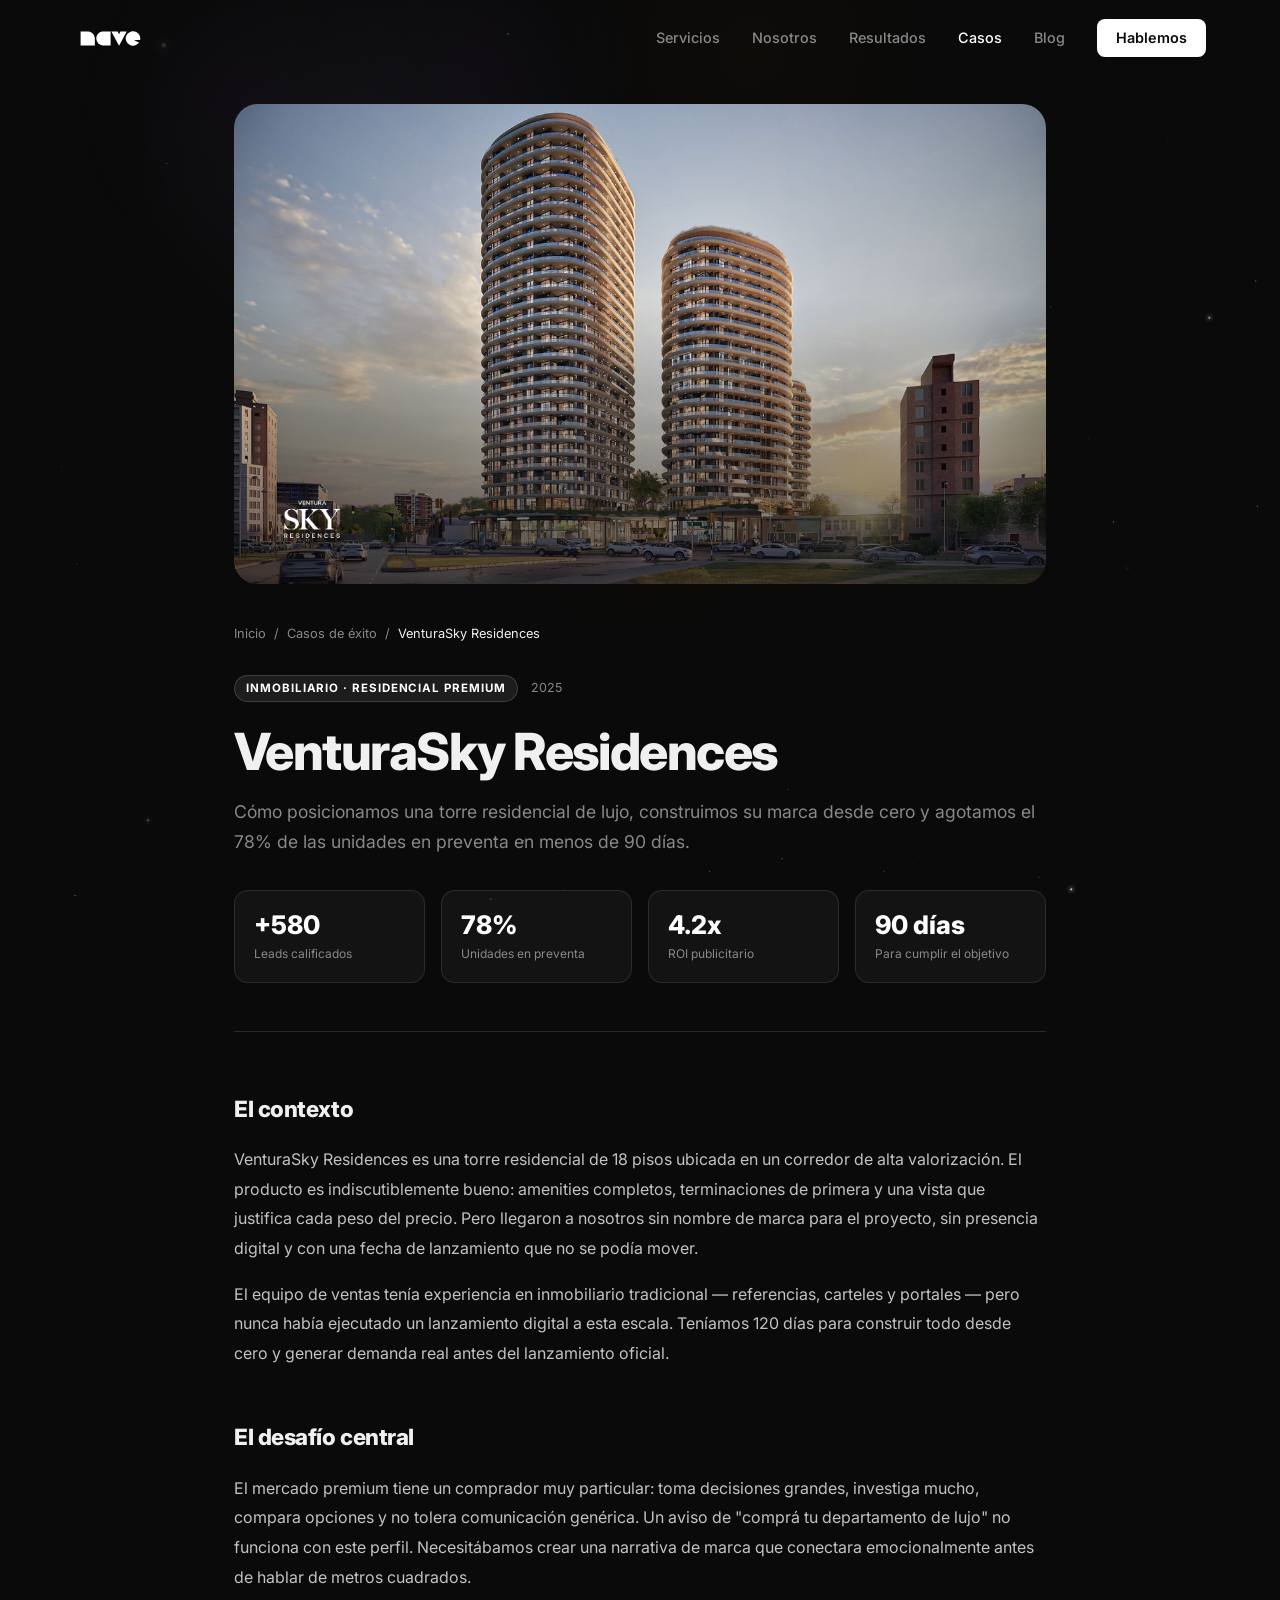
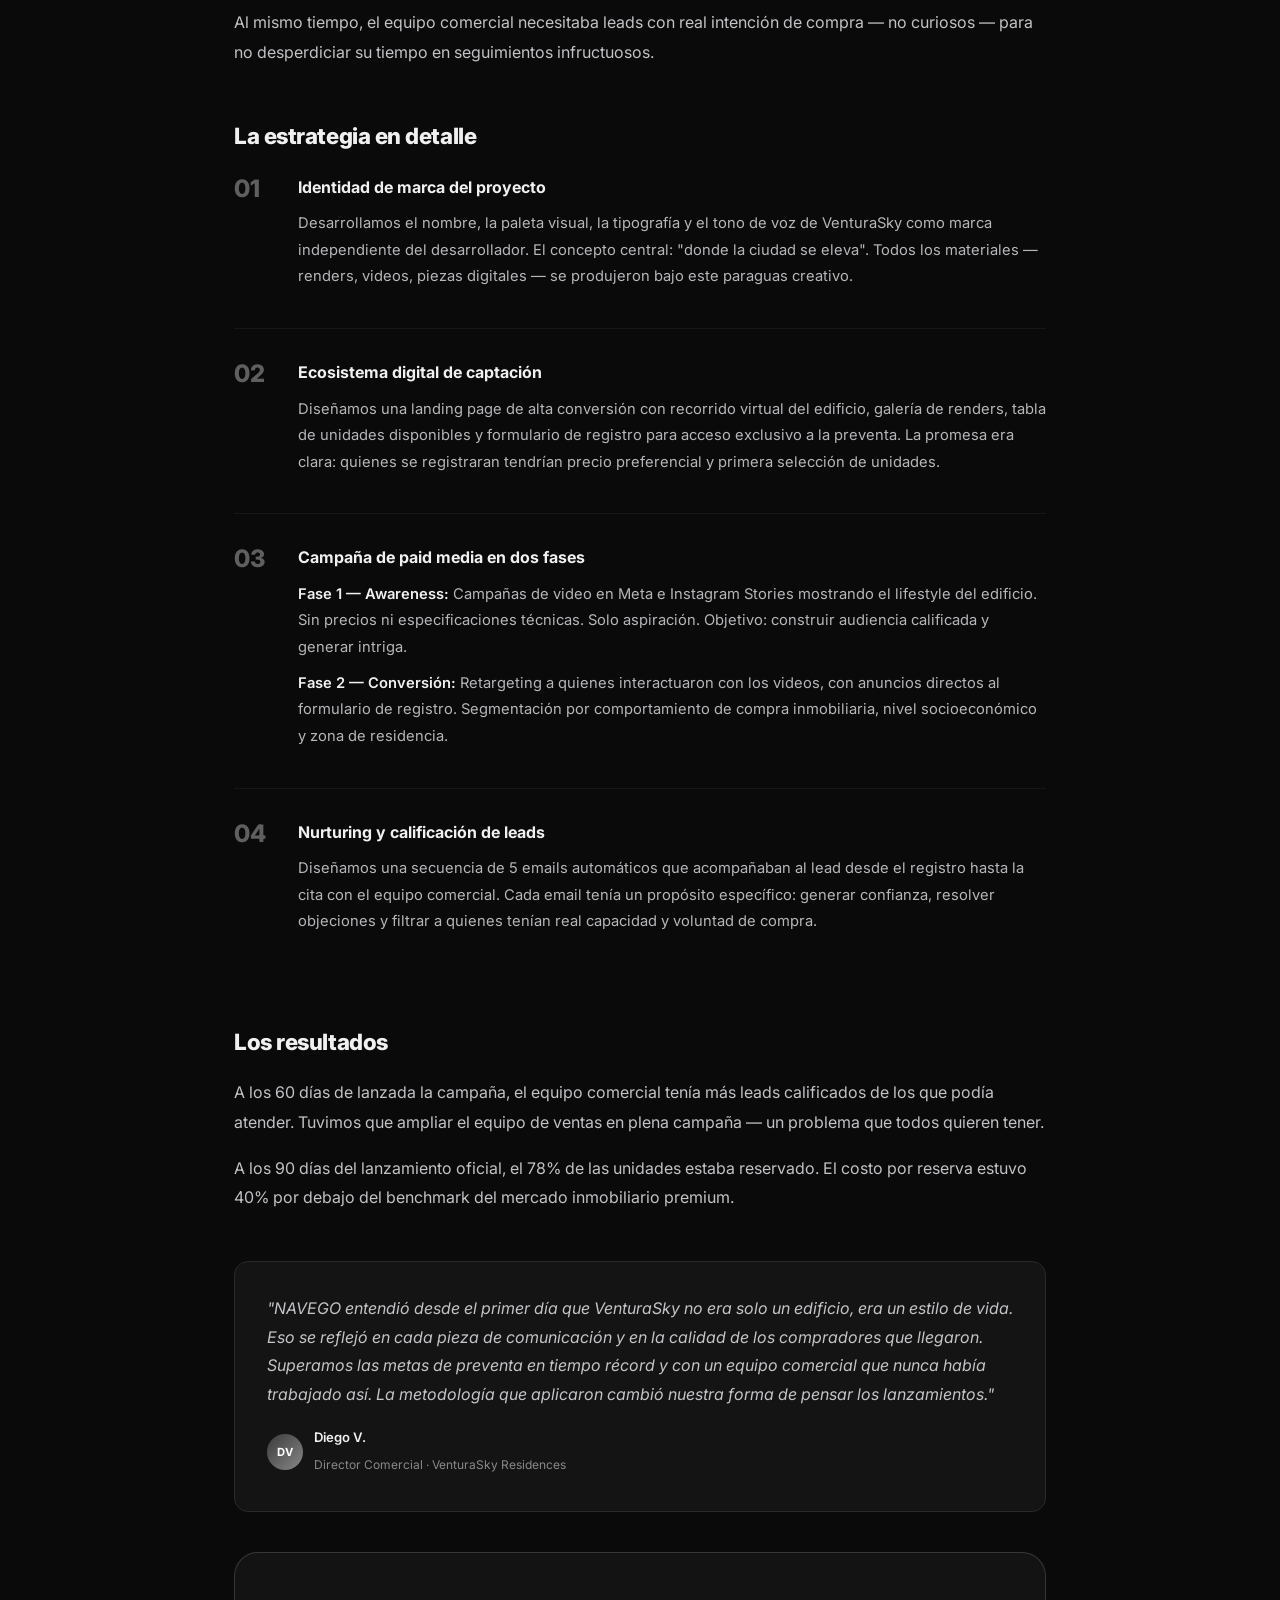
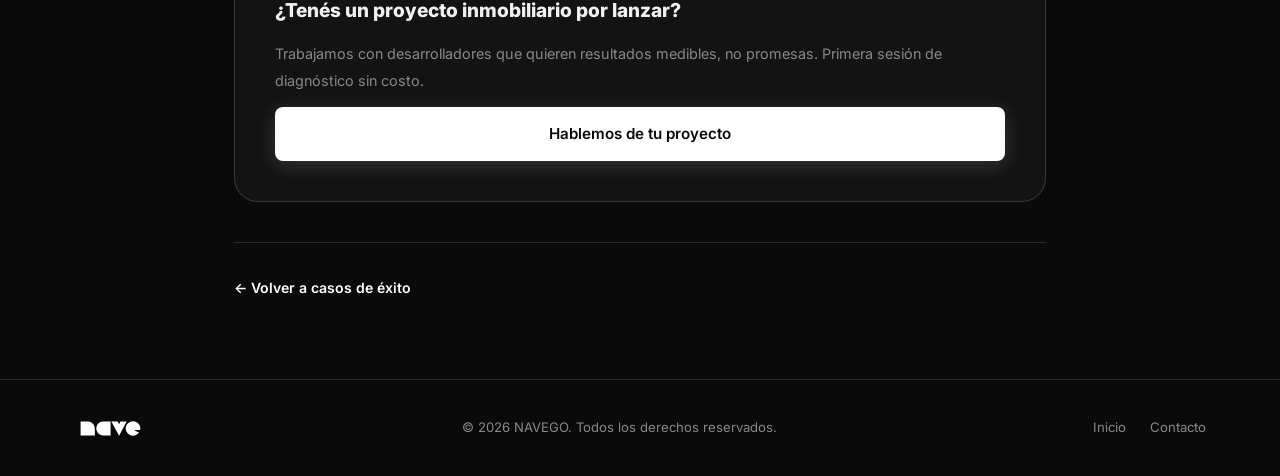
<file: casos/venturaskyresidences.html>
<!DOCTYPE html>
<html lang="es">
<head>
  <meta charset="UTF-8" />
  <meta name="viewport" content="width=device-width, initial-scale=1.0" />
  <meta name="description" content="Caso de éxito VenturaSky Residences — NAVEGO" />
  <title>VenturaSky Residences | Casos de Éxito · NAVEGO</title>
  <link rel="icon" type="image/svg+xml" href="../assets/images/nave.svg" />
  <link rel="preconnect" href="https://fonts.googleapis.com" />
  <link rel="preconnect" href="https://fonts.gstatic.com" crossorigin />
  <link href="https://fonts.googleapis.com/css2?family=Inter:wght@400;500;600;700;800&display=swap" rel="stylesheet" />
  <link rel="stylesheet" href="../css/reset.css" />
  <link rel="stylesheet" href="../css/styles.css" />
  <link rel="stylesheet" href="../css/blog.css" />
  <link rel="stylesheet" href="../css/casos.css" />
</head>
<body>

  <canvas id="circuitCanvas" aria-hidden="true"></canvas>

  <header class="header" id="header">
    <div class="container header__inner">
      <a href="../index.html" class="logo"><img src="../assets/images/nave.svg" alt="NAVEGO" /></a>
      <nav class="nav" id="nav">
        <a href="../index.html#servicios" class="nav__link">Servicios</a>
        <a href="../index.html#nosotros" class="nav__link">Nosotros</a>
        <a href="../index.html#resultados" class="nav__link">Resultados</a>
        <a href="../casos.html" class="nav__link nav__link--active">Casos</a>
        <a href="../blog.html" class="nav__link">Blog</a>
        <a href="../index.html#contacto" class="nav__link nav__link--cta">Hablemos</a>
      </nav>
      <button class="burger" id="burger" aria-label="Abrir menú">
        <span></span><span></span><span></span>
      </button>
    </div>
  </header>

  <main>
    <article class="caso-article caso-article--with-cover">
      <div class="container caso-article__inner">

        <div class="caso-cover">
          <img src="sky-img.png" alt="VenturaSky Residences — vista del proyecto" class="caso-cover__img" />
          <div class="caso-cover__overlay"></div>
          <img src="sky-logo.png" alt="Logo VenturaSky Residences" class="caso-cover__logo" />
        </div>

        <nav class="breadcrumb">
          <a href="../index.html">Inicio</a>
          <span>/</span>
          <a href="../casos.html">Casos de éxito</a>
          <span>/</span>
          <span>VenturaSky Residences</span>
        </nav>

        <header class="caso-article__header">
          <div class="caso-article__meta">
            <span class="post-tag">Inmobiliario · Residencial Premium</span>
            <span class="post-date">2025</span>
          </div>
          <h1 class="caso-article__title">VenturaSky Residences</h1>
          <p class="caso-article__lead">Cómo posicionamos una torre residencial de lujo, construimos su marca desde cero y agotamos el 78% de las unidades en preventa en menos de 90 días.</p>

          <div class="caso-article__kpis">
            <div class="caso-kpi">
              <span class="caso-kpi__num">+580</span>
              <span class="caso-kpi__label">Leads calificados</span>
            </div>
            <div class="caso-kpi">
              <span class="caso-kpi__num">78%</span>
              <span class="caso-kpi__label">Unidades en preventa</span>
            </div>
            <div class="caso-kpi">
              <span class="caso-kpi__num">4.2x</span>
              <span class="caso-kpi__label">ROI publicitario</span>
            </div>
            <div class="caso-kpi">
              <span class="caso-kpi__num">90 días</span>
              <span class="caso-kpi__label">Para cumplir el objetivo</span>
            </div>
          </div>
        </header>

        <div class="caso-article__body">

          <section class="caso-block">
            <h2>El contexto</h2>
            <p>VenturaSky Residences es una torre residencial de 18 pisos ubicada en un corredor de alta valorización. El producto es indiscutiblemente bueno: amenities completos, terminaciones de primera y una vista que justifica cada peso del precio. Pero llegaron a nosotros sin nombre de marca para el proyecto, sin presencia digital y con una fecha de lanzamiento que no se podía mover.</p>
            <p>El equipo de ventas tenía experiencia en inmobiliario tradicional — referencias, carteles y portales — pero nunca había ejecutado un lanzamiento digital a esta escala. Teníamos 120 días para construir todo desde cero y generar demanda real antes del lanzamiento oficial.</p>
          </section>

          <section class="caso-block">
            <h2>El desafío central</h2>
            <p>El mercado premium tiene un comprador muy particular: toma decisiones grandes, investiga mucho, compara opciones y no tolera comunicación genérica. Un aviso de "comprá tu departamento de lujo" no funciona con este perfil. Necesitábamos crear una narrativa de marca que conectara emocionalmente antes de hablar de metros cuadrados.</p>
            <p>Al mismo tiempo, el equipo comercial necesitaba leads con real intención de compra — no curiosos — para no desperdiciar su tiempo en seguimientos infructuosos.</p>
          </section>

          <section class="caso-block">
            <h2>La estrategia en detalle</h2>

            <div class="caso-step">
              <span class="caso-step__num">01</span>
              <div>
                <h3>Identidad de marca del proyecto</h3>
                <p>Desarrollamos el nombre, la paleta visual, la tipografía y el tono de voz de VenturaSky como marca independiente del desarrollador. El concepto central: "donde la ciudad se eleva". Todos los materiales — renders, videos, piezas digitales — se produjeron bajo este paraguas creativo.</p>
              </div>
            </div>

            <div class="caso-step">
              <span class="caso-step__num">02</span>
              <div>
                <h3>Ecosistema digital de captación</h3>
                <p>Diseñamos una landing page de alta conversión con recorrido virtual del edificio, galería de renders, tabla de unidades disponibles y formulario de registro para acceso exclusivo a la preventa. La promesa era clara: quienes se registraran tendrían precio preferencial y primera selección de unidades.</p>
              </div>
            </div>

            <div class="caso-step">
              <span class="caso-step__num">03</span>
              <div>
                <h3>Campaña de paid media en dos fases</h3>
                <p><strong>Fase 1 — Awareness:</strong> Campañas de video en Meta e Instagram Stories mostrando el lifestyle del edificio. Sin precios ni especificaciones técnicas. Solo aspiración. Objetivo: construir audiencia calificada y generar intriga.</p>
                <p><strong>Fase 2 — Conversión:</strong> Retargeting a quienes interactuaron con los videos, con anuncios directos al formulario de registro. Segmentación por comportamiento de compra inmobiliaria, nivel socioeconómico y zona de residencia.</p>
              </div>
            </div>

            <div class="caso-step">
              <span class="caso-step__num">04</span>
              <div>
                <h3>Nurturing y calificación de leads</h3>
                <p>Diseñamos una secuencia de 5 emails automáticos que acompañaban al lead desde el registro hasta la cita con el equipo comercial. Cada email tenía un propósito específico: generar confianza, resolver objeciones y filtrar a quienes tenían real capacidad y voluntad de compra.</p>
              </div>
            </div>

          </section>

          <section class="caso-block">
            <h2>Los resultados</h2>
            <p>A los 60 días de lanzada la campaña, el equipo comercial tenía más leads calificados de los que podía atender. Tuvimos que ampliar el equipo de ventas en plena campaña — un problema que todos quieren tener.</p>
            <p>A los 90 días del lanzamiento oficial, el 78% de las unidades estaba reservado. El costo por reserva estuvo 40% por debajo del benchmark del mercado inmobiliario premium.</p>
          </section>

          <blockquote class="caso-quote caso-quote--full">
            <p>"NAVEGO entendió desde el primer día que VenturaSky no era solo un edificio, era un estilo de vida. Eso se reflejó en cada pieza de comunicación y en la calidad de los compradores que llegaron. Superamos las metas de preventa en tiempo récord y con un equipo comercial que nunca había trabajado así. La metodología que aplicaron cambió nuestra forma de pensar los lanzamientos."</p>
            <footer>
              <div class="caso-quote__avatar">DV</div>
              <div>
                <strong>Diego V.</strong>
                <span>Director Comercial · VenturaSky Residences</span>
              </div>
            </footer>
          </blockquote>

          <div class="post-cta-box">
            <h3>¿Tenés un proyecto inmobiliario por lanzar?</h3>
            <p>Trabajamos con desarrolladores que quieren resultados medibles, no promesas. Primera sesión de diagnóstico sin costo.</p>
            <a href="../index.html#contacto" class="btn btn--primary">Hablemos de tu proyecto</a>
          </div>

        </div>

        <nav class="post-nav">
          <a href="../casos.html" class="post-nav__back">← Volver a casos de éxito</a>
        </nav>

      </div>
    </article>
  </main>

  <footer class="footer">
    <div class="container footer__inner">
      <span class="logo"><img src="../assets/images/nave.svg" alt="NAVEGO" /></span>
      <p class="footer__copy">&copy; 2026 NAVEGO. Todos los derechos reservados.</p>
      <div class="footer__links">
        <a href="../index.html">Inicio</a>
        <a href="mailto:matias@nave.com">Contacto</a>
      </div>
    </div>
  </footer>

  <script src="../js/circuit.js"></script>
  <script src="../js/main.js"></script>
</body>
</html>
</file>
<file: css/styles.css>
/* ============================================================
   VARIABLES
   ============================================================ */
:root {
  --color-bg:        #0a0a0a;
  --color-surface:   #141414;
  --color-surface2:  #1c1c1c;
  --color-border:    #2a2a2a;
  --color-accent:    #e0e0e0;
  --color-accent2:   #ffffff;
  --color-text:      #f0f0f0;
  --color-muted:     #888888;
  --color-white:     #ffffff;

  --font-base: 'Inter', system-ui, sans-serif;

  --radius-sm: 8px;
  --radius-md: 14px;
  --radius-lg: 24px;

  --shadow-card: 0 4px 24px rgba(255, 255, 255, 0.04);
  --shadow-hover: 0 8px 40px rgba(255, 255, 255, 0.10);

  --transition: 0.22s ease;
}

/* ============================================================
   BASE
   ============================================================ */
body {
  font-family: var(--font-base);
  background-color: var(--color-bg);
  color: var(--color-text);
  font-size: 1rem;
}

.container {
  max-width: 1180px;
  margin: 0 auto;
  padding: 0 1.5rem;
}

.section {
  padding: 6rem 0;
}

.section--dark {
  background-color: var(--color-surface);
}

.section--accent {
  background: linear-gradient(135deg, #1a1a1a 0%, #0f0f0f 60%, var(--color-bg) 100%);
  border-top: 1px solid var(--color-border);
}

/* ============================================================
   TYPOGRAPHY
   ============================================================ */
.section__header {
  text-align: center;
  margin-bottom: 3.5rem;
}

.section__tag {
  display: inline-block;
  background: rgba(255, 255, 255, 0.08);
  color: var(--color-accent2);
  font-size: 0.75rem;
  font-weight: 600;
  letter-spacing: 0.1em;
  text-transform: uppercase;
  padding: 0.35rem 0.9rem;
  border-radius: 999px;
  margin-bottom: 1rem;
  border: 1px solid rgba(255, 255, 255, 0.2);
}

.section__tag--light {
  background: rgba(255, 255, 255, 0.1);
  color: rgba(255, 255, 255, 0.7);
  border-color: rgba(255, 255, 255, 0.2);
}

.section__title {
  font-size: clamp(1.8rem, 4vw, 2.6rem);
  font-weight: 800;
  line-height: 1.2;
  color: var(--color-text);
}

.section__title--light {
  color: var(--color-white);
}

.highlight {
  background: linear-gradient(90deg, var(--color-accent), var(--color-accent2));
  -webkit-background-clip: text;
  -webkit-text-fill-color: transparent;
  background-clip: text;
}

/* ============================================================
   CIRCUIT CANVAS
   ============================================================ */
#circuitCanvas {
  position: fixed;
  top: 0;
  left: 0;
  width: 100%;
  height: 100%;
  z-index: 0;
  pointer-events: none;
}

.header, main, .footer {
  position: relative;
  z-index: 1;
}

/* ============================================================
   HEADER
   ============================================================ */
.header {
  position: fixed;
  top: 0;
  left: 0;
  width: 100%;
  z-index: 100;
  padding: 1.2rem 0;
  transition: background var(--transition), box-shadow var(--transition);
}

.header.scrolled {
  background: rgba(10, 10, 10, 0.92);
  backdrop-filter: blur(14px);
  box-shadow: 0 1px 0 var(--color-border);
}

.header__inner {
  display: flex;
  align-items: center;
  justify-content: space-between;
}

.logo {
  display: inline-flex;
  align-items: center;
}

.logo img {
  height: 32px;
  width: auto;
  filter: brightness(0) invert(1);
}

.nav {
  display: flex;
  align-items: center;
  gap: 2rem;
}

.nav__link {
  font-size: 0.9rem;
  font-weight: 500;
  color: var(--color-muted);
  transition: color var(--transition);
}

.nav__link:hover {
  color: var(--color-text);
}

.nav__link--cta {
  background: var(--color-white);
  color: #0a0a0a;
  padding: 0.5rem 1.2rem;
  border-radius: var(--radius-sm);
  font-weight: 600;
  transition: background var(--transition), transform var(--transition);
}

.nav__link--cta:hover {
  background: var(--color-accent);
  color: #0a0a0a;
  transform: translateY(-1px);
}

.burger {
  display: none;
  flex-direction: column;
  gap: 5px;
  padding: 4px;
}

.burger span {
  display: block;
  width: 24px;
  height: 2px;
  background: var(--color-text);
  border-radius: 2px;
  transition: transform var(--transition), opacity var(--transition);
}

.burger.open span:nth-child(1) { transform: translateY(7px) rotate(45deg); }
.burger.open span:nth-child(2) { opacity: 0; }
.burger.open span:nth-child(3) { transform: translateY(-7px) rotate(-45deg); }

/* ============================================================
   BUTTONS
   ============================================================ */
.btn {
  display: inline-flex;
  align-items: center;
  justify-content: center;
  padding: 0.8rem 1.8rem;
  border-radius: var(--radius-sm);
  font-size: 0.95rem;
  font-weight: 600;
  transition: transform var(--transition), box-shadow var(--transition), background var(--transition);
}

.btn--primary {
  background: var(--color-white);
  color: #0a0a0a;
  box-shadow: 0 4px 20px rgba(255, 255, 255, 0.15);
}

.btn--primary:hover {
  background: var(--color-accent);
  transform: translateY(-2px);
  box-shadow: 0 8px 30px rgba(255, 255, 255, 0.25);
}

.btn--ghost {
  color: var(--color-muted);
  border: 1px solid var(--color-border);
}

.btn--ghost:hover {
  color: var(--color-text);
  border-color: var(--color-accent);
  transform: translateY(-2px);
}

.btn--submit {
  width: 100%;
  background: var(--color-white);
  color: #0a0a0a;
  padding: 1rem;
  font-size: 1rem;
  border-radius: var(--radius-sm);
  box-shadow: 0 4px 20px rgba(255, 255, 255, 0.15);
  transition: background var(--transition), transform var(--transition);
}

.btn--submit:hover {
  background: var(--color-accent);
  transform: translateY(-2px);
}

.btn--submit:disabled {
  opacity: 0.6;
  cursor: not-allowed;
  transform: none;
}

/* ============================================================
   HERO
   ============================================================ */
.hero {
  position: relative;
  padding: 10rem 0 6rem;
  overflow: hidden;
}

.hero__gradient {
  position: absolute;
  inset: 0;
  background: radial-gradient(ellipse 80% 60% at 50% 0%, rgba(255, 255, 255, 0.05) 0%, transparent 70%);
  pointer-events: none;
  z-index: 0;
}

.hero__inner {
  position: relative;
  z-index: 1;
  display: flex;
  flex-direction: column;
  align-items: center;
  text-align: center;
  gap: 1.5rem;
}

.hero__badge {
  display: inline-block;
  font-size: 0.75rem;
  font-weight: 600;
  letter-spacing: 0.12em;
  text-transform: uppercase;
  color: var(--color-accent2);
  background: rgba(255, 255, 255, 0.07);
  border: 1px solid rgba(255, 255, 255, 0.2);
  padding: 0.4rem 1rem;
  border-radius: 999px;
}

.hero__title {
  font-size: clamp(2.4rem, 7vw, 4.5rem);
  font-weight: 800;
  line-height: 1.1;
  letter-spacing: -0.03em;
}

.hero__sub {
  font-size: 1.15rem;
  color: var(--color-muted);
  max-width: 560px;
  line-height: 1.7;
}

.hero__actions {
  display: flex;
  gap: 1rem;
  flex-wrap: wrap;
  justify-content: center;
}

.hero__stats {
  display: flex;
  gap: 3rem;
  margin-top: 2rem;
  flex-wrap: wrap;
  justify-content: center;
}

.stat {
  display: flex;
  flex-direction: column;
  align-items: center;
  gap: 0.2rem;
}

.stat__num {
  font-size: 1.8rem;
  font-weight: 800;
  background: linear-gradient(90deg, var(--color-white), var(--color-accent));
  -webkit-background-clip: text;
  -webkit-text-fill-color: transparent;
  background-clip: text;
}

.stat__label {
  font-size: 0.8rem;
  color: var(--color-muted);
  font-weight: 500;
}

/* ============================================================
   SERVICES
   ============================================================ */
.services__grid {
  display: grid;
  grid-template-columns: repeat(3, 1fr);
  gap: 1.5rem;
}

.service-card {
  background: var(--color-surface);
  border: 1px solid var(--color-border);
  border-radius: var(--radius-md);
  padding: 2rem;
  transition: border-color var(--transition), transform var(--transition), box-shadow var(--transition);
}

.service-card:hover {
  border-color: var(--color-accent);
  transform: translateY(-4px);
  box-shadow: var(--shadow-hover);
}

.service-card__icon {
  display: flex;
  align-items: center;
  justify-content: center;
  width: 52px;
  height: 52px;
  background: rgba(255, 255, 255, 0.06);
  border-radius: var(--radius-sm);
  color: var(--color-accent2);
  margin-bottom: 1.2rem;
  border: 1px solid rgba(255, 255, 255, 0.12);
}

.service-card__title {
  font-size: 1rem;
  font-weight: 700;
  margin-bottom: 0.6rem;
  color: var(--color-text);
}

.service-card__desc {
  font-size: 0.88rem;
  color: var(--color-muted);
  line-height: 1.7;
}

/* ============================================================
   ABOUT
   ============================================================ */
.about__inner {
  display: grid;
  grid-template-columns: 1fr 1fr;
  gap: 5rem;
  align-items: center;
}

.about__content {
  display: flex;
  flex-direction: column;
  gap: 1rem;
}

.about__text {
  color: rgba(240, 240, 240, 0.7);
  line-height: 1.8;
  font-size: 0.95rem;
}

.about__list {
  display: flex;
  flex-direction: column;
  gap: 0.6rem;
  margin-top: 0.5rem;
}

.about__list li {
  display: flex;
  align-items: center;
  gap: 0.7rem;
  font-size: 0.9rem;
  color: rgba(240, 240, 240, 0.8);
}

.about__list li::before {
  content: '';
  display: block;
  width: 6px;
  height: 6px;
  border-radius: 50%;
  background: var(--color-accent2);
  flex-shrink: 0;
}

.about__visual {
  display: flex;
  flex-direction: column;
  gap: 1rem;
}

.about__card {
  display: flex;
  align-items: center;
  gap: 1.2rem;
  background: rgba(255, 255, 255, 0.04);
  border: 1px solid rgba(255, 255, 255, 0.08);
  border-radius: var(--radius-md);
  padding: 1.2rem 1.5rem;
  transition: border-color var(--transition);
}

.about__card:hover {
  border-color: rgba(255, 255, 255, 0.3);
}

.about__card-num {
  font-size: 1.4rem;
  font-weight: 800;
  color: var(--color-accent2);
  opacity: 0.5;
  min-width: 2rem;
}

.about__card-text {
  font-size: 0.9rem;
  color: rgba(240, 240, 240, 0.8);
  font-weight: 500;
}

/* ============================================================
   TESTIMONIALS
   ============================================================ */
.testimonials__grid {
  display: grid;
  grid-template-columns: repeat(3, 1fr);
  gap: 1.5rem;
}

.testimonial-card {
  background: var(--color-surface);
  border: 1px solid var(--color-border);
  border-radius: var(--radius-md);
  padding: 2rem;
  display: flex;
  flex-direction: column;
  gap: 1rem;
  transition: border-color var(--transition), transform var(--transition);
}

.testimonial-card:hover {
  border-color: var(--color-accent);
  transform: translateY(-4px);
}

.testimonial-card__stars {
  color: #e0e0e0;
  font-size: 0.9rem;
  letter-spacing: 2px;
}

.testimonial-card__text {
  font-size: 0.9rem;
  color: rgba(240, 240, 240, 0.75);
  line-height: 1.75;
  flex: 1;
}

.testimonial-card__author {
  display: flex;
  align-items: center;
  gap: 0.8rem;
}

.testimonial-card__avatar {
  width: 40px;
  height: 40px;
  border-radius: 50%;
  background: linear-gradient(135deg, #3a3a3a, #888888);
  display: flex;
  align-items: center;
  justify-content: center;
  font-size: 0.75rem;
  font-weight: 700;
  color: white;
  flex-shrink: 0;
}

.testimonial-card__name {
  font-size: 0.88rem;
  font-weight: 600;
}

.testimonial-card__role {
  font-size: 0.78rem;
  color: var(--color-muted);
}

/* ============================================================
   CONTACT
   ============================================================ */
.contact__inner {
  display: grid;
  grid-template-columns: 1fr 1fr;
  gap: 5rem;
  align-items: start;
}

.contact__info {
  display: flex;
  flex-direction: column;
  gap: 1rem;
  padding-top: 1rem;
}

.contact__sub {
  font-size: 0.95rem;
  color: rgba(255, 255, 255, 0.65);
  line-height: 1.8;
}

.contact__details {
  margin-top: 0.5rem;
}

.contact__link {
  font-size: 0.9rem;
  color: var(--color-accent2);
  font-weight: 500;
  transition: color var(--transition);
}

.contact__link:hover {
  color: var(--color-accent);
}

.contact__form {
  display: flex;
  flex-direction: column;
  gap: 1.2rem;
  background: rgba(255, 255, 255, 0.03);
  border: 1px solid rgba(255, 255, 255, 0.08);
  border-radius: var(--radius-lg);
  padding: 2.5rem;
}

.form-group {
  display: flex;
  flex-direction: column;
  gap: 0.4rem;
}

.form-group label {
  font-size: 0.82rem;
  font-weight: 600;
  color: rgba(240, 240, 240, 0.7);
  letter-spacing: 0.02em;
}

.form-group input,
.form-group textarea {
  background: rgba(255, 255, 255, 0.05);
  border: 1px solid var(--color-border);
  border-radius: var(--radius-sm);
  padding: 0.75rem 1rem;
  color: var(--color-text);
  font-size: 0.9rem;
  transition: border-color var(--transition);
  resize: vertical;
}

.form-group input::placeholder,
.form-group textarea::placeholder {
  color: var(--color-muted);
}

.form-group input:focus,
.form-group textarea:focus {
  outline: none;
  border-color: var(--color-accent);
}

.form-group input.error,
.form-group textarea.error {
  border-color: #f87171;
}

.form-error {
  font-size: 0.78rem;
  color: #f87171;
  min-height: 1em;
}

.form-success {
  display: none;
  text-align: center;
  font-size: 0.9rem;
  color: #e0e0e0;
  font-weight: 500;
  padding: 0.5rem;
}

.form-success.visible {
  display: block;
}

/* ============================================================
   FOOTER
   ============================================================ */
.footer {
  border-top: 1px solid var(--color-border);
  padding: 2rem 0;
}

.footer__inner {
  display: flex;
  align-items: center;
  justify-content: space-between;
  flex-wrap: wrap;
  gap: 1rem;
}

.footer__copy {
  font-size: 0.82rem;
  color: var(--color-muted);
}

.footer__links {
  display: flex;
  gap: 1.5rem;
}

.footer__links a {
  font-size: 0.82rem;
  color: var(--color-muted);
  transition: color var(--transition);
}

.footer__links a:hover {
  color: var(--color-text);
}

/* ============================================================
   CASOS PREVIEW (HOME)
   ============================================================ */
.casos-preview__grid {
  display: grid;
  grid-template-columns: repeat(3, 1fr);
  gap: 1.5rem;
}

.caso-preview-card {
  display: flex;
  flex-direction: column;
  border-radius: var(--radius-md);
  overflow: hidden;
  border: 1px solid var(--color-border);
  transition: border-color var(--transition), transform var(--transition), box-shadow var(--transition);
}

.caso-preview-card:hover {
  border-color: var(--color-accent);
  transform: translateY(-5px);
  box-shadow: var(--shadow-hover);
}

.caso-preview-card__img-wrap {
  position: relative;
  width: 100%;
  aspect-ratio: 16 / 10;
  overflow: hidden;
}

.caso-preview-card__img {
  width: 100%;
  height: 100%;
  object-fit: cover;
  object-position: center;
  transition: transform 0.5s ease;
}

.caso-preview-card:hover .caso-preview-card__img {
  transform: scale(1.05);
}

.caso-preview-card__overlay {
  position: absolute;
  inset: 0;
  background: linear-gradient(to bottom, rgba(10,10,10,0) 30%, rgba(10,10,10,0.7) 100%);
  transition: opacity var(--transition);
}

.caso-preview-card:hover .caso-preview-card__overlay {
  opacity: 0.92;
}

.caso-preview-card__logo {
  position: absolute;
  top: 50%;
  left: 50%;
  transform: translate(-50%, -50%);
  max-height: 90px;
  max-width: 240px;
  width: auto;
  object-fit: contain;
  object-position: center;
  filter: drop-shadow(0 2px 12px rgba(0,0,0,0.6));
  z-index: 2;
  transition: opacity var(--transition);
}

.caso-preview-card:hover .caso-preview-card__logo {
  opacity: 0;
}

.caso-preview-card__hover {
  position: absolute;
  inset: 0;
  display: flex;
  flex-direction: column;
  align-items: center;
  justify-content: center;
  gap: 0.8rem;
  opacity: 0;
  transition: opacity var(--transition);
  z-index: 3;
  padding: 1.5rem;
}

.caso-preview-card:hover .caso-preview-card__hover {
  opacity: 1;
}

.caso-preview-card__stat {
  font-size: 1rem;
  font-weight: 800;
  color: #0a0a0a;
  background: rgba(255, 255, 255, 0.85);
  padding: 0.4rem 1rem;
  border-radius: 999px;
  backdrop-filter: blur(4px);
}

.caso-preview-card__cta {
  font-size: 0.85rem;
  font-weight: 600;
  color: var(--color-accent2);
}

.caso-preview-card__info {
  padding: 1.2rem 1.4rem;
  background: var(--color-surface);
  display: flex;
  flex-direction: column;
  gap: 0.3rem;
}

.caso-preview-card__tag {
  font-size: 0.72rem;
  font-weight: 600;
  letter-spacing: 0.08em;
  text-transform: uppercase;
  color: var(--color-muted);
}

.caso-preview-card__title {
  font-size: 1rem;
  font-weight: 700;
  color: var(--color-text);
}

.casos-preview__footer {
  display: flex;
  justify-content: center;
  margin-top: 2.5rem;
}

/* ============================================================
   EQUIPO (HOME)
   ============================================================ */
.team__grid {
  display: grid;
  grid-template-columns: repeat(3, 1fr);
  gap: 1.5rem;
}

.team-card {
  display: flex;
  gap: 1.5rem;
  align-items: flex-start;
  background: var(--color-surface);
  border: 1px solid var(--color-border);
  border-radius: var(--radius-md);
  padding: 1.8rem;
  transition: border-color var(--transition), transform var(--transition);
}

.team-card:hover {
  border-color: var(--color-accent);
  transform: translateY(-3px);
}

.team-card__avatar-wrap {
  flex-shrink: 0;
}

.team-card__avatar {
  width: 60px;
  height: 60px;
  border-radius: 50%;
  background: linear-gradient(135deg, #3a3a3a, #888888);
  display: flex;
  align-items: center;
  justify-content: center;
  font-size: 0.85rem;
  font-weight: 800;
  color: white;
  border: 2px solid rgba(255, 255, 255, 0.15);
}

.team-card__avatar img {
  width: 100%;
  height: 100%;
  object-fit: cover;
  border-radius: 50%;
}

.team-card__info {
  display: flex;
  flex-direction: column;
  gap: 0.35rem;
}

.team-card__name {
  font-size: 1rem;
  font-weight: 700;
  color: var(--color-text);
}

.team-card__role {
  font-size: 0.78rem;
  font-weight: 600;
  color: var(--color-accent);
  letter-spacing: 0.02em;
}

.team-card__bio {
  font-size: 0.85rem;
  color: var(--color-muted);
  line-height: 1.7;
  margin-top: 0.2rem;
}

.team-card__linkedin {
  display: inline-flex;
  align-items: center;
  gap: 0.4rem;
  font-size: 0.78rem;
  font-weight: 600;
  color: var(--color-muted);
  margin-top: 0.4rem;
  transition: color var(--transition);
}

.team-card__linkedin:hover {
  color: var(--color-accent2);
}

/* ============================================================
   RESPONSIVE
   ============================================================ */
@media (max-width: 900px) {
  .services__grid,
  .testimonials__grid,
  .casos-preview__grid {
    grid-template-columns: repeat(2, 1fr);
  }

  .about__inner,
  .contact__inner {
    grid-template-columns: 1fr;
    gap: 3rem;
  }

  .team__grid {
    grid-template-columns: repeat(2, 1fr);
  }
}

@media (max-width: 640px) {
  .section { padding: 4rem 0; }
  .hero { padding: 8rem 0 4rem; }

  .services__grid,
  .testimonials__grid,
  .casos-preview__grid {
    grid-template-columns: 1fr;
  }

  .hero__stats {
    gap: 2rem;
  }

  .nav {
    display: none;
    flex-direction: column;
    position: fixed;
    top: 0;
    left: 0;
    width: 100%;
    height: 100vh;
    background: var(--color-bg);
    justify-content: center;
    align-items: center;
    gap: 2.5rem;
    z-index: 90;
  }

  .nav.open {
    display: flex;
  }

  .nav__link {
    font-size: 1.3rem;
  }

  .nav__link--cta {
    padding: 0.8rem 2.5rem;
  }

  .burger {
    display: flex;
    z-index: 101;
  }

  .contact__form {
    padding: 1.5rem;
  }

  .footer__inner {
    flex-direction: column;
    text-align: center;
  }
}

/* ============================================================
   SCROLL ANIMATIONS
   ============================================================ */
.fade-up {
  opacity: 0;
  transform: translateY(30px);
  transition: opacity 0.6s ease, transform 0.6s ease;
}

.fade-up.visible {
  opacity: 1;
  transform: translateY(0);
}
</file>
<file: css/blog.css>
/* ============================================================
   BLOG — estilos compartidos entre blog.html y posts
   ============================================================ */

/* link activo en nav */
.nav__link--active {
  color: var(--color-accent2) !important;
}

/* ============================================================
   BLOG HERO
   ============================================================ */
.blog-hero {
  padding: 9rem 0 4rem;
  position: relative;
}

.blog-hero__inner {
  display: flex;
  flex-direction: column;
  align-items: center;
  text-align: center;
  gap: 1.2rem;
}

.blog-hero__title {
  font-size: clamp(2.2rem, 5vw, 3.8rem);
  font-weight: 800;
  line-height: 1.15;
  letter-spacing: -0.03em;
}

.blog-hero__sub {
  font-size: 1.05rem;
  color: var(--color-muted);
  max-width: 520px;
  line-height: 1.7;
}

/* ============================================================
   FILTROS
   ============================================================ */
.blog-filters {
  display: flex;
  flex-wrap: wrap;
  gap: 0.5rem;
  justify-content: center;
  margin-top: 0.8rem;
}

.filter-btn {
  font-size: 0.8rem;
  font-weight: 600;
  padding: 0.45rem 1rem;
  border-radius: 999px;
  border: 1px solid var(--color-border);
  color: var(--color-muted);
  background: transparent;
  transition: all var(--transition);
}

.filter-btn:hover {
  border-color: var(--color-accent);
  color: var(--color-text);
}

.filter-btn--active {
  background: var(--color-accent);
  border-color: var(--color-accent);
  color: #0a0a0a;
}

/* ============================================================
   POST TAGS / META
   ============================================================ */
.post-tag {
  display: inline-block;
  font-size: 0.72rem;
  font-weight: 700;
  letter-spacing: 0.08em;
  text-transform: uppercase;
  background: rgba(255, 255, 255, 0.08);
  color: var(--color-accent2);
  border: 1px solid rgba(255, 255, 255, 0.15);
  padding: 0.25rem 0.7rem;
  border-radius: 999px;
}

.post-date,
.post-read-time {
  font-size: 0.78rem;
  color: var(--color-muted);
}

.post-read-more {
  font-size: 0.85rem;
  font-weight: 600;
  color: var(--color-accent2);
  transition: color var(--transition);
}

/* ============================================================
   POST DESTACADO
   ============================================================ */
.post-featured {
  display: block;
  background: var(--color-surface);
  border: 1px solid var(--color-border);
  border-radius: var(--radius-lg);
  padding: 2.5rem;
  margin-bottom: 2.5rem;
  transition: border-color var(--transition), transform var(--transition), box-shadow var(--transition);
}

.post-featured:hover {
  border-color: var(--color-accent);
  transform: translateY(-3px);
  box-shadow: var(--shadow-hover);
}

.post-featured__meta {
  display: flex;
  align-items: center;
  gap: 0.8rem;
  margin-bottom: 1rem;
}

.post-featured__title {
  font-size: clamp(1.4rem, 3vw, 2rem);
  font-weight: 800;
  line-height: 1.25;
  margin-bottom: 0.8rem;
  color: var(--color-text);
}

.post-featured__excerpt {
  font-size: 0.95rem;
  color: var(--color-muted);
  line-height: 1.75;
  max-width: 700px;
  margin-bottom: 1.2rem;
}

/* ============================================================
   GRID DE POSTS
   ============================================================ */
.posts-grid {
  display: grid;
  grid-template-columns: repeat(3, 1fr);
  gap: 1.5rem;
}

.post-card {
  display: flex;
  flex-direction: column;
  gap: 0.8rem;
  background: var(--color-surface);
  border: 1px solid var(--color-border);
  border-radius: var(--radius-md);
  padding: 1.8rem;
  transition: border-color var(--transition), transform var(--transition), box-shadow var(--transition);
}

.post-card:hover {
  border-color: var(--color-accent);
  transform: translateY(-4px);
  box-shadow: var(--shadow-hover);
}

.post-card:hover .post-read-more {
  color: #fff;
}

.post-card__top {
  display: flex;
  align-items: center;
  gap: 0.7rem;
  flex-wrap: wrap;
}

.post-card__title {
  font-size: 1rem;
  font-weight: 700;
  line-height: 1.4;
  color: var(--color-text);
  flex: 1;
}

.post-card__excerpt {
  font-size: 0.85rem;
  color: var(--color-muted);
  line-height: 1.7;
  flex: 1;
}

.post-card .post-read-more {
  margin-top: auto;
}

.blog-empty {
  text-align: center;
  color: var(--color-muted);
  padding: 3rem 0;
}

/* ============================================================
   BLOG CTA
   ============================================================ */
.blog-cta {
  background: var(--color-surface);
  border-top: 1px solid var(--color-border);
}

.blog-cta__inner {
  display: flex;
  flex-direction: column;
  align-items: center;
  text-align: center;
  gap: 1rem;
}

.blog-cta__title {
  font-size: clamp(1.6rem, 3vw, 2.2rem);
  font-weight: 800;
}

.blog-cta__sub {
  font-size: 0.95rem;
  color: var(--color-muted);
  max-width: 480px;
  line-height: 1.7;
}

/* ============================================================
   ARTÍCULO INDIVIDUAL
   ============================================================ */
.post-article {
  padding-top: 8rem;
  padding-bottom: 5rem;
}

.post-article__inner {
  max-width: 780px;
}

.breadcrumb {
  display: flex;
  align-items: center;
  gap: 0.5rem;
  font-size: 0.8rem;
  color: var(--color-muted);
  margin-bottom: 2rem;
}

.breadcrumb a {
  color: var(--color-muted);
  transition: color var(--transition);
}

.breadcrumb a:hover { color: var(--color-text); }
.breadcrumb span:last-child { color: var(--color-text); }

.post-header {
  margin-bottom: 3rem;
  border-bottom: 1px solid var(--color-border);
  padding-bottom: 2.5rem;
}

.post-header__meta {
  display: flex;
  align-items: center;
  gap: 0.8rem;
  flex-wrap: wrap;
  margin-bottom: 1.2rem;
}

.post-header__title {
  font-size: clamp(1.8rem, 4vw, 2.8rem);
  font-weight: 800;
  line-height: 1.2;
  letter-spacing: -0.03em;
  margin-bottom: 1rem;
}

.post-header__lead {
  font-size: 1.1rem;
  color: var(--color-muted);
  line-height: 1.75;
  margin-bottom: 1.5rem;
}

.post-header__author {
  display: flex;
  align-items: center;
  gap: 0.8rem;
}

.post-author__avatar {
  width: 40px;
  height: 40px;
  border-radius: 50%;
  background: linear-gradient(135deg, #3a3a3a, #888888);
  display: flex;
  align-items: center;
  justify-content: center;
  font-size: 0.75rem;
  font-weight: 700;
  color: white;
  flex-shrink: 0;
}

.post-author__avatar--lg {
  width: 52px;
  height: 52px;
  font-size: 0.9rem;
}

.post-author__name {
  font-size: 0.88rem;
  font-weight: 600;
}

.post-author__role {
  font-size: 0.78rem;
  color: var(--color-muted);
}

/* cuerpo del artículo */
.post-body {
  font-size: 1rem;
  line-height: 1.85;
  color: rgba(240, 240, 245, 0.85);
}

.post-body p { margin-bottom: 1.4rem; }

.post-body h2 {
  font-size: 1.4rem;
  font-weight: 800;
  color: var(--color-text);
  margin: 2.5rem 0 1rem;
  letter-spacing: -0.02em;
}

.post-body ul {
  list-style: none;
  margin-bottom: 1.4rem;
  display: flex;
  flex-direction: column;
  gap: 0.6rem;
}

.post-body ul li {
  padding-left: 1.4rem;
  position: relative;
  color: rgba(240, 240, 245, 0.8);
}

.post-body ul li::before {
  content: '';
  position: absolute;
  left: 0;
  top: 0.6em;
  width: 6px;
  height: 6px;
  border-radius: 50%;
  background: var(--color-accent2);
}

.post-body strong {
  color: var(--color-text);
  font-weight: 600;
}

/* bloques destacados */
.post-highlight {
  background: var(--color-surface);
  border: 1px solid var(--color-border);
  border-left: 3px solid var(--color-accent);
  border-radius: var(--radius-md);
  padding: 1.5rem;
  margin: 2rem 0;
  display: flex;
  flex-direction: column;
  gap: 1.2rem;
}

.post-highlight__item { display: flex; flex-direction: column; gap: 0.4rem; }

.post-highlight__label {
  font-size: 0.78rem;
  font-weight: 700;
  letter-spacing: 0.08em;
  text-transform: uppercase;
  color: var(--color-accent2);
}

.post-highlight p {
  font-size: 0.9rem;
  color: var(--color-muted);
  margin: 0;
}

/* CTA dentro del post */
.post-cta-box {
  background: rgba(255, 255, 255, 0.04);
  border: 1px solid rgba(255, 255, 255, 0.15);
  border-radius: var(--radius-lg);
  padding: 2.5rem;
  margin: 2.5rem 0;
  display: flex;
  flex-direction: column;
  gap: 0.8rem;
}

.post-cta-box h3 {
  font-size: 1.2rem;
  font-weight: 800;
  color: var(--color-text);
}

.post-cta-box p {
  font-size: 0.9rem;
  color: var(--color-muted);
  margin: 0;
}

/* autor al final */
.post-author-box {
  display: flex;
  align-items: flex-start;
  gap: 1rem;
  background: var(--color-surface);
  border: 1px solid var(--color-border);
  border-radius: var(--radius-md);
  padding: 1.5rem;
  margin-top: 3rem;
}

.post-author-box__info { display: flex; flex-direction: column; gap: 0.3rem; }

/* navegación entre posts */
.post-nav {
  margin-top: 2rem;
  padding-top: 2rem;
  border-top: 1px solid var(--color-border);
}

.post-nav__back {
  font-size: 0.88rem;
  font-weight: 600;
  color: var(--color-accent2);
  transition: color var(--transition);
}

.post-nav__back:hover { color: var(--color-text); }

/* ============================================================
   RESPONSIVE
   ============================================================ */
@media (max-width: 900px) {
  .posts-grid { grid-template-columns: repeat(2, 1fr); }
}

@media (max-width: 640px) {
  .blog-hero { padding: 8rem 0 3rem; }
  .posts-grid { grid-template-columns: 1fr; }
  .post-featured { padding: 1.5rem; }
  .post-article { padding-top: 7rem; }
  .post-highlight { padding: 1rem; }
  .post-cta-box { padding: 1.5rem; }
}
</file>
<file: css/casos.css>
/* ============================================================
   CASOS DE ÉXITO
   ============================================================ */

/* HERO */
.casos-hero {
  padding: 9rem 0 4rem;
}

.casos-hero__inner {
  display: flex;
  flex-direction: column;
  align-items: center;
  text-align: center;
  gap: 1.2rem;
}

.casos-hero__title {
  font-size: clamp(2.2rem, 5vw, 3.8rem);
  font-weight: 800;
  line-height: 1.15;
  letter-spacing: -0.03em;
}

.casos-hero__sub {
  font-size: 1.05rem;
  color: var(--color-muted);
  max-width: 520px;
  line-height: 1.7;
}

/* ============================================================
   LISTADO — CASO CARD
   ============================================================ */
.casos-list { padding-top: 2rem; }

.caso-card {
  background: var(--color-surface);
  border: 1px solid var(--color-border);
  border-radius: var(--radius-lg);
  padding: 3rem;
  margin-bottom: 2.5rem;
  transition: border-color var(--transition), box-shadow var(--transition);
}

.caso-card:hover {
  border-color: rgba(255, 255, 255, 0.25);
  box-shadow: var(--shadow-hover);
}

.caso-card__header {
  margin-bottom: 2.5rem;
  padding-bottom: 2rem;
  border-bottom: 1px solid var(--color-border);
}

.caso-card__label {
  display: flex;
  align-items: center;
  gap: 0.8rem;
  margin-bottom: 1rem;
}

.caso-card__year {
  font-size: 0.78rem;
  color: var(--color-muted);
  font-weight: 500;
}

.caso-card__title {
  font-size: clamp(1.6rem, 3vw, 2.2rem);
  font-weight: 800;
  letter-spacing: -0.03em;
  margin-bottom: 0.6rem;
}

.caso-card__tagline {
  font-size: 1rem;
  color: var(--color-muted);
  line-height: 1.6;
  max-width: 680px;
}

.caso-card__body {
  display: grid;
  grid-template-columns: 1fr 1fr;
  gap: 3rem;
  margin-bottom: 2rem;
}

.caso-section { margin-bottom: 1.8rem; }

.caso-section__title {
  font-size: 0.72rem;
  font-weight: 700;
  letter-spacing: 0.12em;
  text-transform: uppercase;
  color: var(--color-accent2);
  margin-bottom: 0.8rem;
}

.caso-card__content p,
.caso-card__results p {
  font-size: 0.9rem;
  color: rgba(240,240,245,0.75);
  line-height: 1.8;
  margin-bottom: 0.8rem;
}

.caso-card__content ul {
  display: flex;
  flex-direction: column;
  gap: 0.5rem;
}

.caso-card__content li {
  font-size: 0.88rem;
  color: rgba(240,240,245,0.75);
  line-height: 1.7;
  padding-left: 1.2rem;
  position: relative;
}

.caso-card__content li::before {
  content: '';
  position: absolute;
  left: 0;
  top: 0.6em;
  width: 5px;
  height: 5px;
  border-radius: 50%;
  background: var(--color-accent2);
}

/* stats */
.caso-stats {
  display: grid;
  grid-template-columns: 1fr 1fr;
  gap: 1rem;
  margin-bottom: 1.5rem;
}

.caso-stat {
  background: rgba(255,255,255,0.04);
  border: 1px solid rgba(255,255,255,0.1);
  border-radius: var(--radius-md);
  padding: 1rem 1.2rem;
  display: flex;
  flex-direction: column;
  gap: 0.2rem;
}

.caso-stat__num {
  font-size: 1.5rem;
  font-weight: 800;
  background: linear-gradient(90deg, var(--color-white), var(--color-accent2));
  -webkit-background-clip: text;
  -webkit-text-fill-color: transparent;
  background-clip: text;
  line-height: 1.2;
}

.caso-stat__label {
  font-size: 0.75rem;
  color: var(--color-muted);
  line-height: 1.4;
}

/* quote dentro de card */
.caso-quote {
  background: rgba(255,255,255,0.03);
  border-left: 3px solid var(--color-accent);
  border-radius: 0 var(--radius-sm) var(--radius-sm) 0;
  padding: 1.2rem 1.5rem;
}

.caso-quote p {
  font-size: 0.88rem !important;
  color: rgba(240,240,245,0.8) !important;
  font-style: italic;
  line-height: 1.75 !important;
  margin-bottom: 1rem !important;
}

.caso-quote footer {
  display: flex;
  align-items: center;
  gap: 0.7rem;
}

.caso-quote__avatar {
  width: 36px;
  height: 36px;
  border-radius: 50%;
  background: linear-gradient(135deg, #3a3a3a, #888888);
  display: flex;
  align-items: center;
  justify-content: center;
  font-size: 0.7rem;
  font-weight: 700;
  color: white;
  flex-shrink: 0;
}

.caso-quote footer strong {
  display: block;
  font-size: 0.82rem;
  font-weight: 600;
  color: var(--color-text);
}

.caso-quote footer span {
  font-size: 0.75rem;
  color: var(--color-muted);
}

.caso-card__cta {
  display: inline-flex;
  align-items: center;
  font-size: 0.88rem;
  font-weight: 600;
  color: var(--color-accent2);
  transition: color var(--transition), gap var(--transition);
  gap: 0.3rem;
}

.caso-card__cta:hover { color: var(--color-white); }

/* CTA final */
.casos-cta__inner {
  display: flex;
  flex-direction: column;
  align-items: center;
  text-align: center;
  gap: 1rem;
}

.casos-cta__sub {
  font-size: 0.95rem;
  color: var(--color-muted);
  max-width: 500px;
  line-height: 1.7;
}

/* ============================================================
   IMAGEN COVER DEL CASO
   ============================================================ */
.caso-cover {
  position: relative;
  width: 100%;
  height: 480px;
  border-radius: var(--radius-lg);
  overflow: hidden;
  margin-bottom: 2.5rem;
}

.caso-cover__img {
  width: 100%;
  height: 100%;
  object-fit: cover;
  object-position: center;
  display: block;
  transition: transform 0.6s ease;
}

.caso-cover:hover .caso-cover__img {
  transform: scale(1.02);
}

.caso-cover__logo {
  position: absolute;
  bottom: 2rem;
  left: 2rem;
  max-height: 64px;
  max-width: 220px;
  width: auto;
  object-fit: contain;
  object-position: left center;
  filter: drop-shadow(0 2px 12px rgba(0,0,0,0.5));
  z-index: 2;
}

.caso-cover__overlay {
  position: absolute;
  inset: 0;
  background: linear-gradient(
    to bottom,
    rgba(10, 10, 15, 0) 40%,
    rgba(10, 10, 15, 0.65) 100%
  );
}

/* ============================================================
   ARTÍCULO INDIVIDUAL DE CASO
   ============================================================ */
.caso-article {
  padding-top: 8rem;
  padding-bottom: 5rem;
}

.caso-article--with-cover {
  padding-top: 6.5rem;
}

.caso-article__inner {
  max-width: 860px;
}

.caso-article__header {
  margin-bottom: 3.5rem;
  padding-bottom: 3rem;
  border-bottom: 1px solid var(--color-border);
}

.caso-article__meta {
  display: flex;
  align-items: center;
  gap: 0.8rem;
  margin-bottom: 1.2rem;
}

.caso-article__title {
  font-size: clamp(2rem, 5vw, 3.2rem);
  font-weight: 800;
  letter-spacing: -0.03em;
  margin-bottom: 1rem;
  line-height: 1.15;
}

.caso-article__lead {
  font-size: 1.1rem;
  color: var(--color-muted);
  line-height: 1.75;
  margin-bottom: 2rem;
}

.caso-article__kpis {
  display: grid;
  grid-template-columns: repeat(4, 1fr);
  gap: 1rem;
}

.caso-kpi {
  background: rgba(255,255,255,0.04);
  border: 1px solid rgba(255,255,255,0.1);
  border-radius: var(--radius-md);
  padding: 1.2rem;
  display: flex;
  flex-direction: column;
  gap: 0.3rem;
}

.caso-kpi__num {
  font-size: 1.6rem;
  font-weight: 800;
  background: linear-gradient(90deg, var(--color-white), var(--color-accent2));
  -webkit-background-clip: text;
  -webkit-text-fill-color: transparent;
  background-clip: text;
  line-height: 1.2;
}

.caso-kpi__label {
  font-size: 0.75rem;
  color: var(--color-muted);
  line-height: 1.4;
}

/* cuerpo */
.caso-article__body {
  font-size: 1rem;
  line-height: 1.85;
  color: rgba(240,240,245,0.85);
}

.caso-block {
  margin-bottom: 3rem;
}

.caso-block h2 {
  font-size: 1.4rem;
  font-weight: 800;
  color: var(--color-text);
  margin-bottom: 1rem;
  letter-spacing: -0.02em;
}

.caso-block p {
  margin-bottom: 1rem;
  color: rgba(240,240,245,0.8);
}

.caso-block ul {
  display: flex;
  flex-direction: column;
  gap: 0.5rem;
  margin-bottom: 1rem;
}

.caso-block li {
  padding-left: 1.4rem;
  position: relative;
  color: rgba(240,240,245,0.8);
}

.caso-block li::before {
  content: '';
  position: absolute;
  left: 0;
  top: 0.62em;
  width: 6px;
  height: 6px;
  border-radius: 50%;
  background: var(--color-accent2);
}

/* pasos numerados */
.caso-step {
  display: flex;
  gap: 1.5rem;
  margin-bottom: 1.8rem;
  padding-bottom: 1.8rem;
  border-bottom: 1px solid rgba(255,255,255,0.05);
}

.caso-step:last-child { border-bottom: none; }

.caso-step__num {
  font-size: 1.5rem;
  font-weight: 800;
  color: var(--color-accent2);
  opacity: 0.35;
  min-width: 2.5rem;
  line-height: 1.3;
}

.caso-step h3 {
  font-size: 1rem;
  font-weight: 700;
  color: var(--color-text);
  margin-bottom: 0.5rem;
}

.caso-step p {
  font-size: 0.92rem;
  color: rgba(240,240,245,0.75);
  line-height: 1.8;
  margin-bottom: 0.6rem;
}

.caso-step strong { color: var(--color-text); font-weight: 600; }

/* quote full en artículo */
.caso-quote--full {
  border-left: none;
  background: var(--color-surface);
  border: 1px solid var(--color-border);
  border-radius: var(--radius-md);
  padding: 2rem;
  margin: 2.5rem 0;
}

.caso-quote--full p {
  font-size: 1rem !important;
  line-height: 1.8 !important;
}

/* ============================================================
   RESPONSIVE
   ============================================================ */
@media (max-width: 900px) {
  .caso-card__body { grid-template-columns: 1fr; gap: 2rem; }
  .caso-article__kpis { grid-template-columns: repeat(2, 1fr); }
}

@media (max-width: 640px) {
  .casos-hero { padding: 8rem 0 3rem; }
  .caso-card { padding: 1.5rem; }
  .caso-stats { grid-template-columns: 1fr 1fr; }
  .caso-article { padding-top: 7rem; }
  .caso-article__kpis { grid-template-columns: repeat(2, 1fr); }
  .caso-step { flex-direction: column; gap: 0.5rem; }
  .caso-step__num { font-size: 1rem; }
}
</file>
